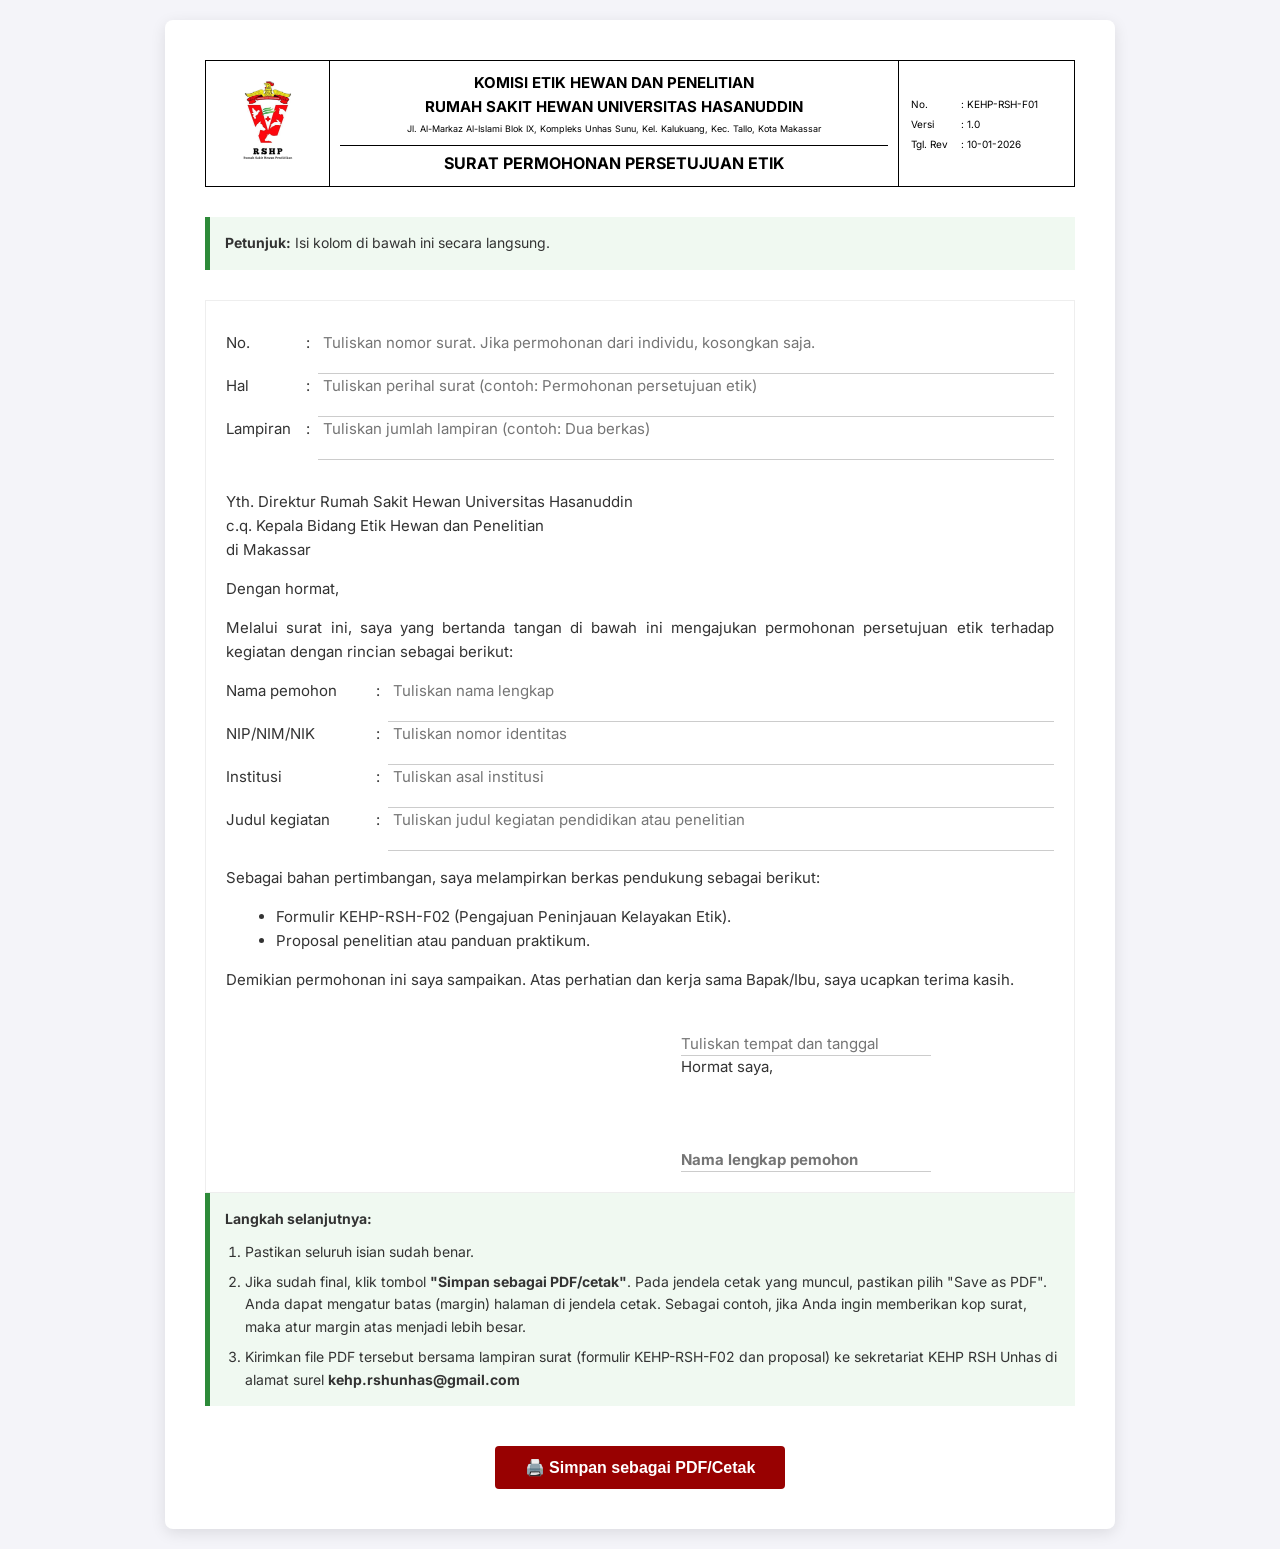
<file: kehp-rsh-f01.html>
<!DOCTYPE html>
<html lang="id">
<head>
    <meta charset="UTF-8">
    <meta name="viewport" content="width=device-width, initial-scale=1.0">
    <title>F01. Surat Permohonan Persetujuan Etik</title>
    <link href="https://fonts.googleapis.com/css2?family=Inter:wght@400;600;700&display=swap" rel="stylesheet">
    <style>
        :root {
            --unhas-red: #980101;
            --bg-light: #f4f4f9;
            --text-dark: #333;
            --border-color: #000;
        }

        * { box-sizing: border-box; }
        body {
            font-family: 'Inter', sans-serif;
            background-color: var(--bg-light);
            color: var(--text-dark);
            line-height: 1.6;
            margin: 0;
            padding: 20px;
        }

        .container {
            max-width: 950px;
            margin: 0 auto;
            background: white;
            padding: 40px;
            border-radius: 8px;
            box-shadow: 0 4px 15px rgba(0,0,0,0.1);
        }

        header {
            text-align: center;
            margin-bottom: 30px;
        }

        .header-table {
            width: 100%;
            border-collapse: collapse;
            margin-bottom: 20px;
            table-layout: fixed;
            color: #000;
        }

        .header-table td {
            border: 1px solid #000;
            padding: 10px;
            vertical-align: middle;
        }

        .header-logo { width: 12%; text-align: center; }
        .header-title { width: 55%; text-align: center; }
        .header-title h1 { font-size: 15px; margin: 0; text-transform: uppercase; color: #000; }
        .header-title p { font-size: 9px; margin: 5px 0 0 0; line-height: 1.2; }
        .header-meta { width: 17%; font-size: 10px; text-align: left; }
        .header-meta table { width: 100%; border: none; }
        .header-meta td {
            border: none;
            padding: 1px 0;
            text-align: left !important;
            color: #000;
        }

        .instruction-box {
            background: #f0f9f1;
            border-left: 5px solid #2d8a39;
            padding: 15px;
            margin-bottom: 30px;
            font-size: 14px;
        }

        .form-content {
            font-size: 15px;
            text-align: justify;
            padding: 20px;
            border: 1px solid #eee;
        }

        /* Styling Input */
        .fillable-list {
            list-style: none;
            padding: 0;
            margin: 10px 0;
        }

        .fillable-list li {
            margin-bottom: 0px;
            display: flex;
            align-items: flex-start;
        }

        .fillable-list .label-text {
			min-width: 150px;
			display: inline-block;
			font-weight: normal;
		}
		
		.fillable-list .label-short {
			min-width: 80px; /* Anda bisa mengecilkan angka ini jika ingin lebih rapat lagi */
			display: inline-block;
			font-weight: normal;
		}

        input[type="text"], textarea {
            flex: 1;
            border: none;
            border-bottom: 1px solid #ccc;
            padding: 2px 5px;
            font-family: inherit;
            font-size: 15px;
            background: transparent;
            outline: none;
        }

        input[type="text"]:focus, textarea:focus {
            border-bottom: 1px solid var(--unhas-red);
            background-color: #fffde7;
        }

        textarea {
            resize: none;
            overflow: hidden;
            min-height: 1.6em;
        }

        .print-mirror {
            display: none;
            white-space: pre-wrap;
            word-wrap: break-word;
        }

        .signature-area {
            margin-top: 40px;
            display: flex;
            justify-content: flex-start;
			padding-left: 55%;
        }

        .signature-box {
            width: 250px;
        }
		
		.signature-box p {
			margin: 0;
			padding-left: 0;
			line-height: 1.5;
		}
		
		.signature-box input, 
		.signature-box textarea {
			padding-left: 0 !important;
		}

        .btn-print {
            background: var(--unhas-red);
            color: white;
            padding: 12px 30px;
            border: none;
            border-radius: 4px;
            cursor: pointer;
            font-weight: bold;
            display: block;
            margin: 40px auto 0;
            font-size: 16px;
        }
		
		.instruction-box ol {
			margin-bottom: 0;
		}

		.instruction-box li {
			margin-bottom: 8px; /* Memberikan sedikit ruang antar poin agar tidak terlalu rapat */
		}

		.instruction-box li:last-child {
			margin-bottom: 0;
		}

        @media print {
			header { display: none !important; }
			body { background: white; padding: 0; }
			.container { box-shadow: none; padding: 0; width: 100%; max-width: 100%; }
			.btn-print, .instruction-box { display: none !important; }
			.form-content { border: none; padding: 0; }
			input[type="text"] { border: none; }
			textarea { display: none !important; }
			.print-mirror { display: inline-block !important; border-bottom: none; flex: 1; }
		}
    </style>
</head>
<body>

<div class="container">
    <header>
        <table class="header-table">
            <tr>
                <td class="header-logo">
                    <img src="img/logo-rsh.png" alt="Logo RSH Unhas" style="width: 50px;">
                </td>
                <td class="header-title">
                    <h1>KOMISI ETIK HEWAN DAN PENELITIAN<br>RUMAH SAKIT HEWAN UNIVERSITAS HASANUDDIN</h1>
                    <p>Jl. Al-Markaz Al-Islami Blok IX, Kompleks Unhas Sunu, Kel. Kalukuang, Kec. Tallo, Kota Makassar</p>
                    <div style="margin-top: 10px; font-weight: bold; border-top: 1px solid #000; padding-top: 5px;">
                        SURAT PERMOHONAN PERSETUJUAN ETIK
                    </div>
                </td>
                <td class="header-meta">
                    <table>
                        <tr>
                            <td>No.</td>
                            <td>: KEHP-RSH-F01</td>
                        </tr>
                        <tr>
                            <td>Versi</td>
                            <td>: 1.0</td>
                        </tr>
                        <tr>
                            <td>Tgl. Rev</td>
                            <td>: 10-01-2026</td>
                        </tr>
                    </table>
                </td>
            </tr>
        </table>
    </header>

    <div class="instruction-box">
        <strong>Petunjuk:</strong> Isi kolom di bawah ini secara langsung.
    </div>

    <form id="requestForm" class="form-content">
        
		<ul class="fillable-list" style="margin-bottom: 30px;">
			<li>
				<span class="label-short">No.</span>
				<span>: &nbsp;</span>
				<textarea id="no_surat" placeholder="Tuliskan nomor surat. Jika permohonan dari individu, kosongkan saja."></textarea>
				<div id="mirror_no_surat" class="print-mirror"></div>
			</li>
			<li>
				<span class="label-short">Hal</span>
				<span>: &nbsp;</span>
				<textarea id="hal" placeholder="Tuliskan perihal surat (contoh: Permohonan persetujuan etik)"></textarea>
				<div id="mirror_hal" class="print-mirror"></div>
			</li>
			<li>
				<span class="label-short">Lampiran</span>
				<span>: &nbsp;</span>
				<textarea id="lampiran" placeholder="Tuliskan jumlah lampiran (contoh: Dua berkas)"></textarea>
				<div id="mirror_lampiran" class="print-mirror"></div>
			</li>
		</ul>
		
		<p>Yth. Direktur Rumah Sakit Hewan Universitas Hasanuddin<br>
        c.q. Kepala Bidang Etik Hewan dan Penelitian<br>
        di Makassar</p>

        <p>Dengan hormat,</p>

        <p>Melalui surat ini, saya yang bertanda tangan di bawah ini mengajukan permohonan persetujuan etik terhadap kegiatan dengan rincian sebagai berikut:</p>

        <ul class="fillable-list">
			<li>
				<span class="label-text">Nama pemohon</span>
				<span>: &nbsp;</span>
				<textarea id="nama" placeholder="Tuliskan nama lengkap"></textarea>
				<div id="mirror_nama" class="print-mirror"></div>
			</li>
			<li>
				<span class="label-text">NIP/NIM/NIK</span>
				<span>: &nbsp;</span>
				<textarea id="id_number" placeholder="Tuliskan nomor identitas"></textarea>
				<div id="mirror_id_number" class="print-mirror"></div>
			</li>
			<li>
				<span class="label-text">Institusi</span>
				<span>: &nbsp;</span>
				<textarea id="institusi" placeholder="Tuliskan asal institusi"></textarea>
				<div id="mirror_institusi" class="print-mirror"></div>
			</li>
			<li>
				<span class="label-text">Judul kegiatan</span>
				<span>: &nbsp;</span>
				<textarea id="judul" placeholder="Tuliskan judul kegiatan pendidikan atau penelitian"></textarea>
				<div id="mirror_judul" class="print-mirror"></div>
			</li>
		</ul>

        <p>Sebagai bahan pertimbangan, saya melampirkan berkas pendukung sebagai berikut:</p>
        
        <ul style="list-style-type: disc; margin-left: 10px;">
            <li>Formulir KEHP-RSH-F02 (Pengajuan Peninjauan Kelayakan Etik).</li>
            <li>Proposal penelitian atau panduan praktikum.</li>
        </ul>

        <p>Demikian permohonan ini saya sampaikan. Atas perhatian dan kerja sama Bapak/Ibu, saya ucapkan terima kasih.</p>

        <div class="signature-area">
            <div class="signature-box">
                <p><input type="text" id="tgl_skrg" style="width: 100%;" placeholder="Tuliskan tempat dan tanggal"></p>
                <p>Hormat saya,</p>
                <div style="height: 70px;"></div>
                <input type="text" id="nama_bawah" style="width: 100%; font-weight: bold;" placeholder="Nama lengkap pemohon">
            </div>
        </div>
    </form>

    <div class="instruction-box">
			<strong>Langkah selanjutnya:</strong>
			<ol style="margin-top: 10px; padding-left: 20px;">
				<li>Pastikan seluruh isian sudah benar.</li>
				<li>Jika sudah final, klik tombol <b>"Simpan sebagai PDF/cetak"</b>. Pada jendela cetak yang muncul, pastikan pilih "Save as PDF". Anda dapat mengatur batas (margin) halaman di jendela cetak. Sebagai contoh, jika Anda ingin memberikan kop surat, maka atur margin atas menjadi lebih besar.</li>
				<li>Kirimkan file PDF tersebut bersama lampiran surat (formulir KEHP-RSH-F02 dan proposal) ke sekretariat KEHP RSH Unhas di alamat surel <b>kehp.rshunhas@gmail.com</b></li>
			</ol>
		</div>
	
	<button type="button" class="btn-print" onclick="window.print()">🖨️ Simpan sebagai PDF/Cetak</button>
</div>

<script>
    // Menangani semua textarea agar otomatis melebar dan sinkron dengan tampilan cetak
    document.querySelectorAll('textarea').forEach(textarea => {
        textarea.addEventListener('input', function() {
            // Mengatur tinggi otomatis
            this.style.height = 'auto';
            this.style.height = (this.scrollHeight) + 'px';
            
            // Sinkronisasi teks ke elemen mirror untuk cetak
            const mirror = document.getElementById('mirror_' + this.id);
            if (mirror) {
                mirror.textContent = this.value;
            }

            // Khusus untuk sinkronisasi nama ke bagian tanda tangan bawah
            if (this.id === 'nama') {
                const inputNamaBawah = document.getElementById('nama_bawah');
                if (inputNamaBawah) inputNamaBawah.value = this.value;
            }
        });
    });
</script>

</body>
</html>
</file>
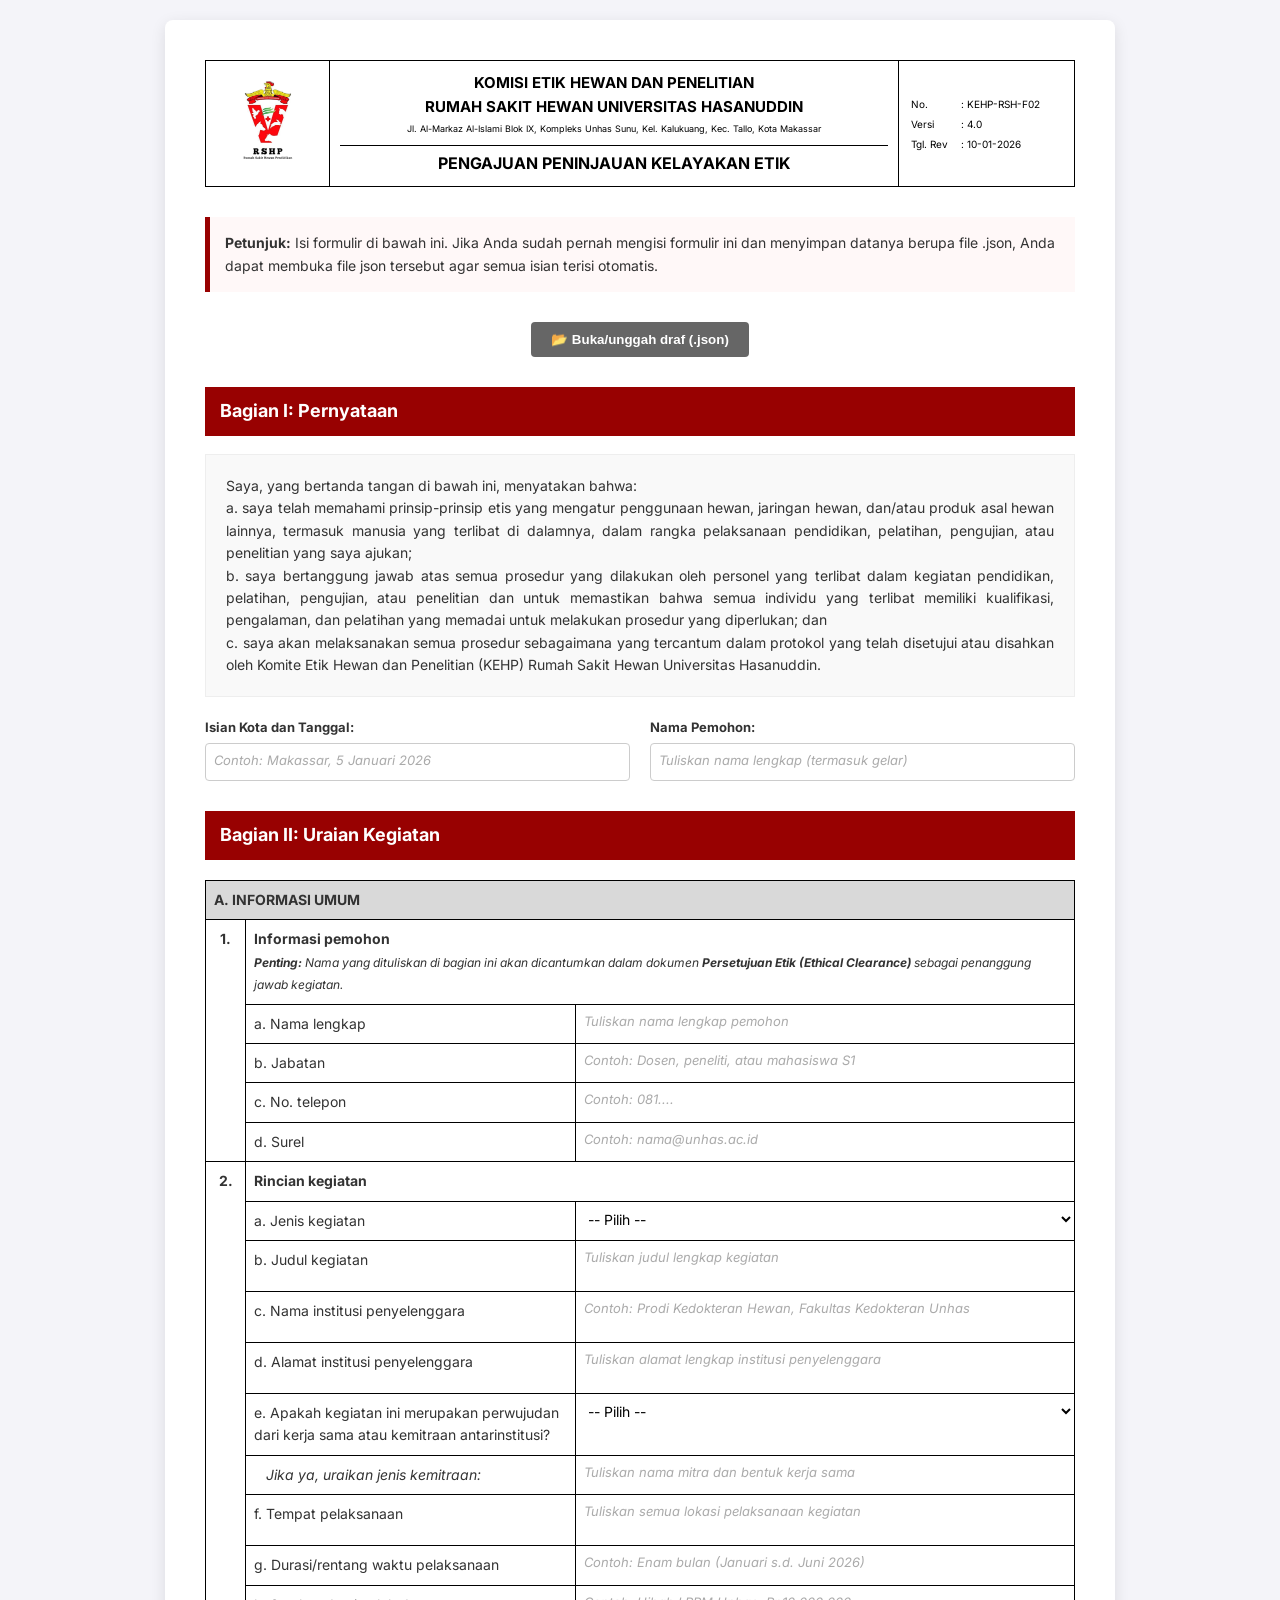
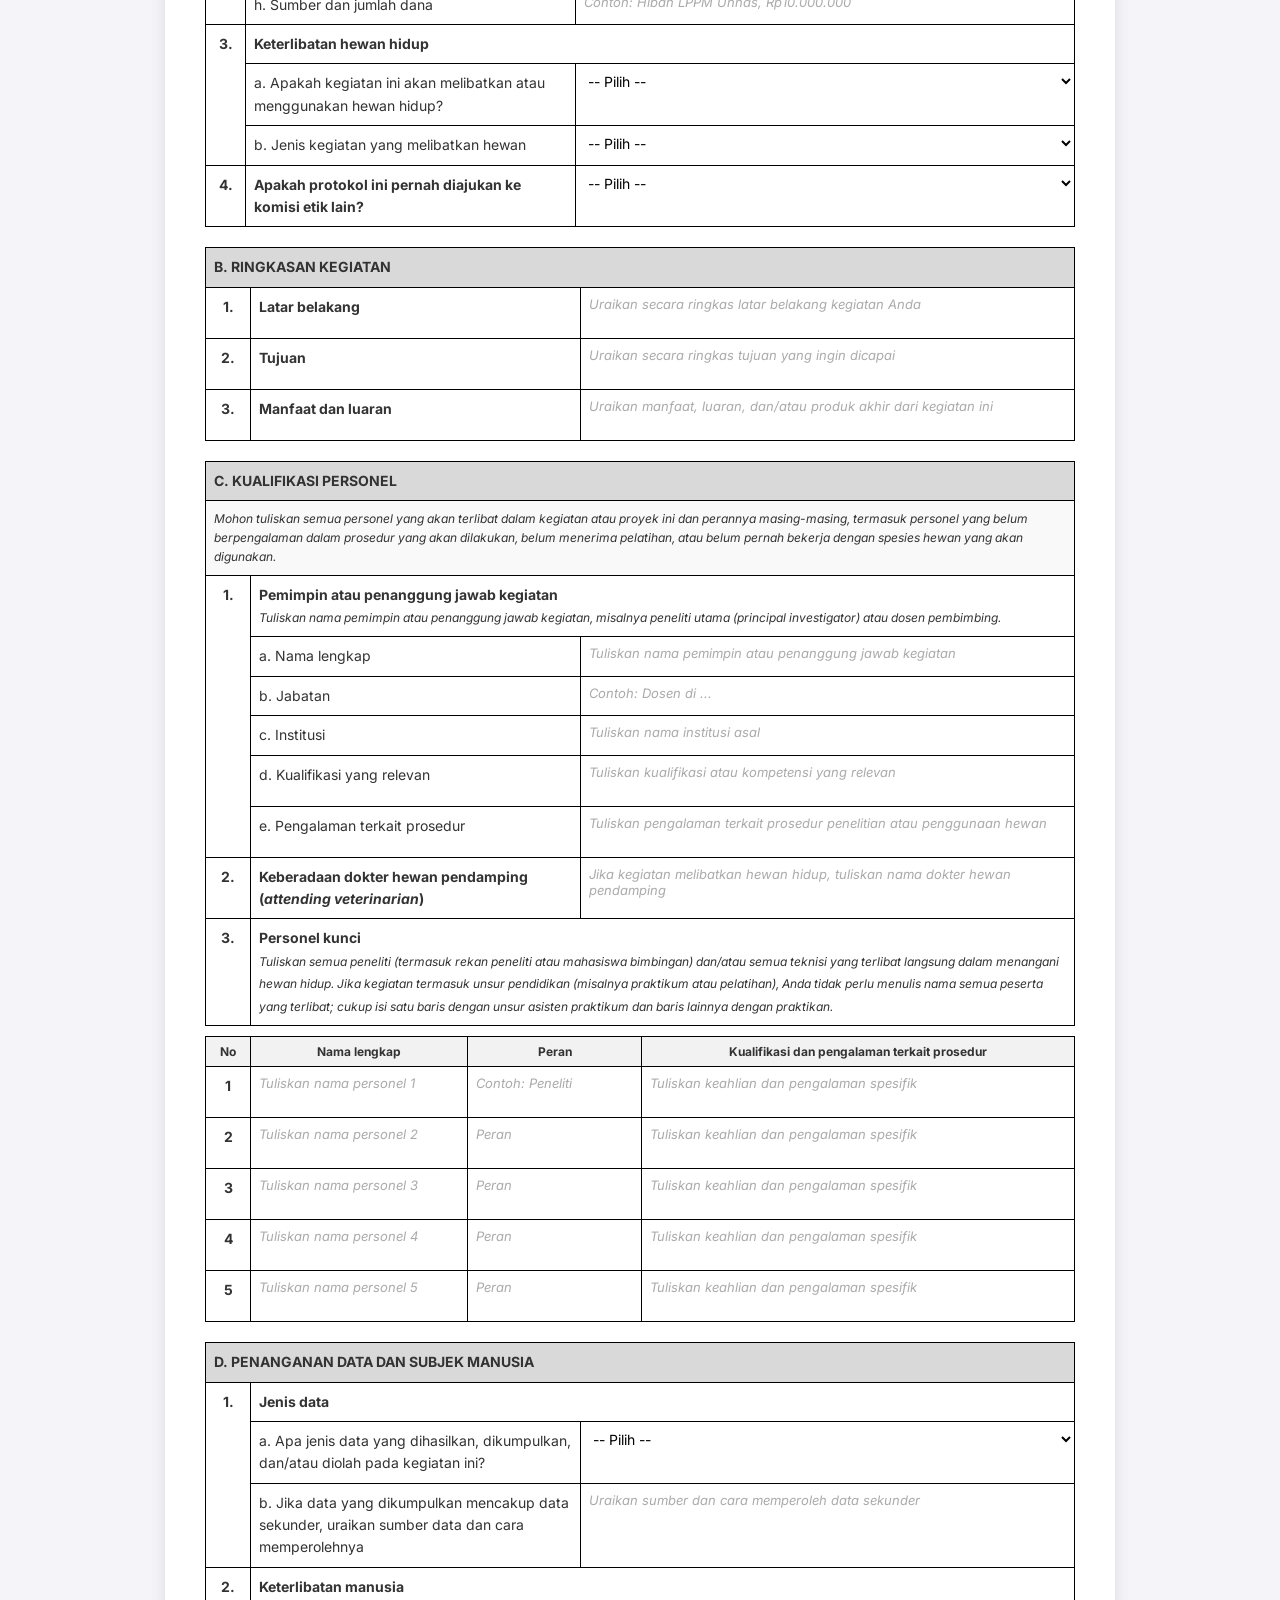
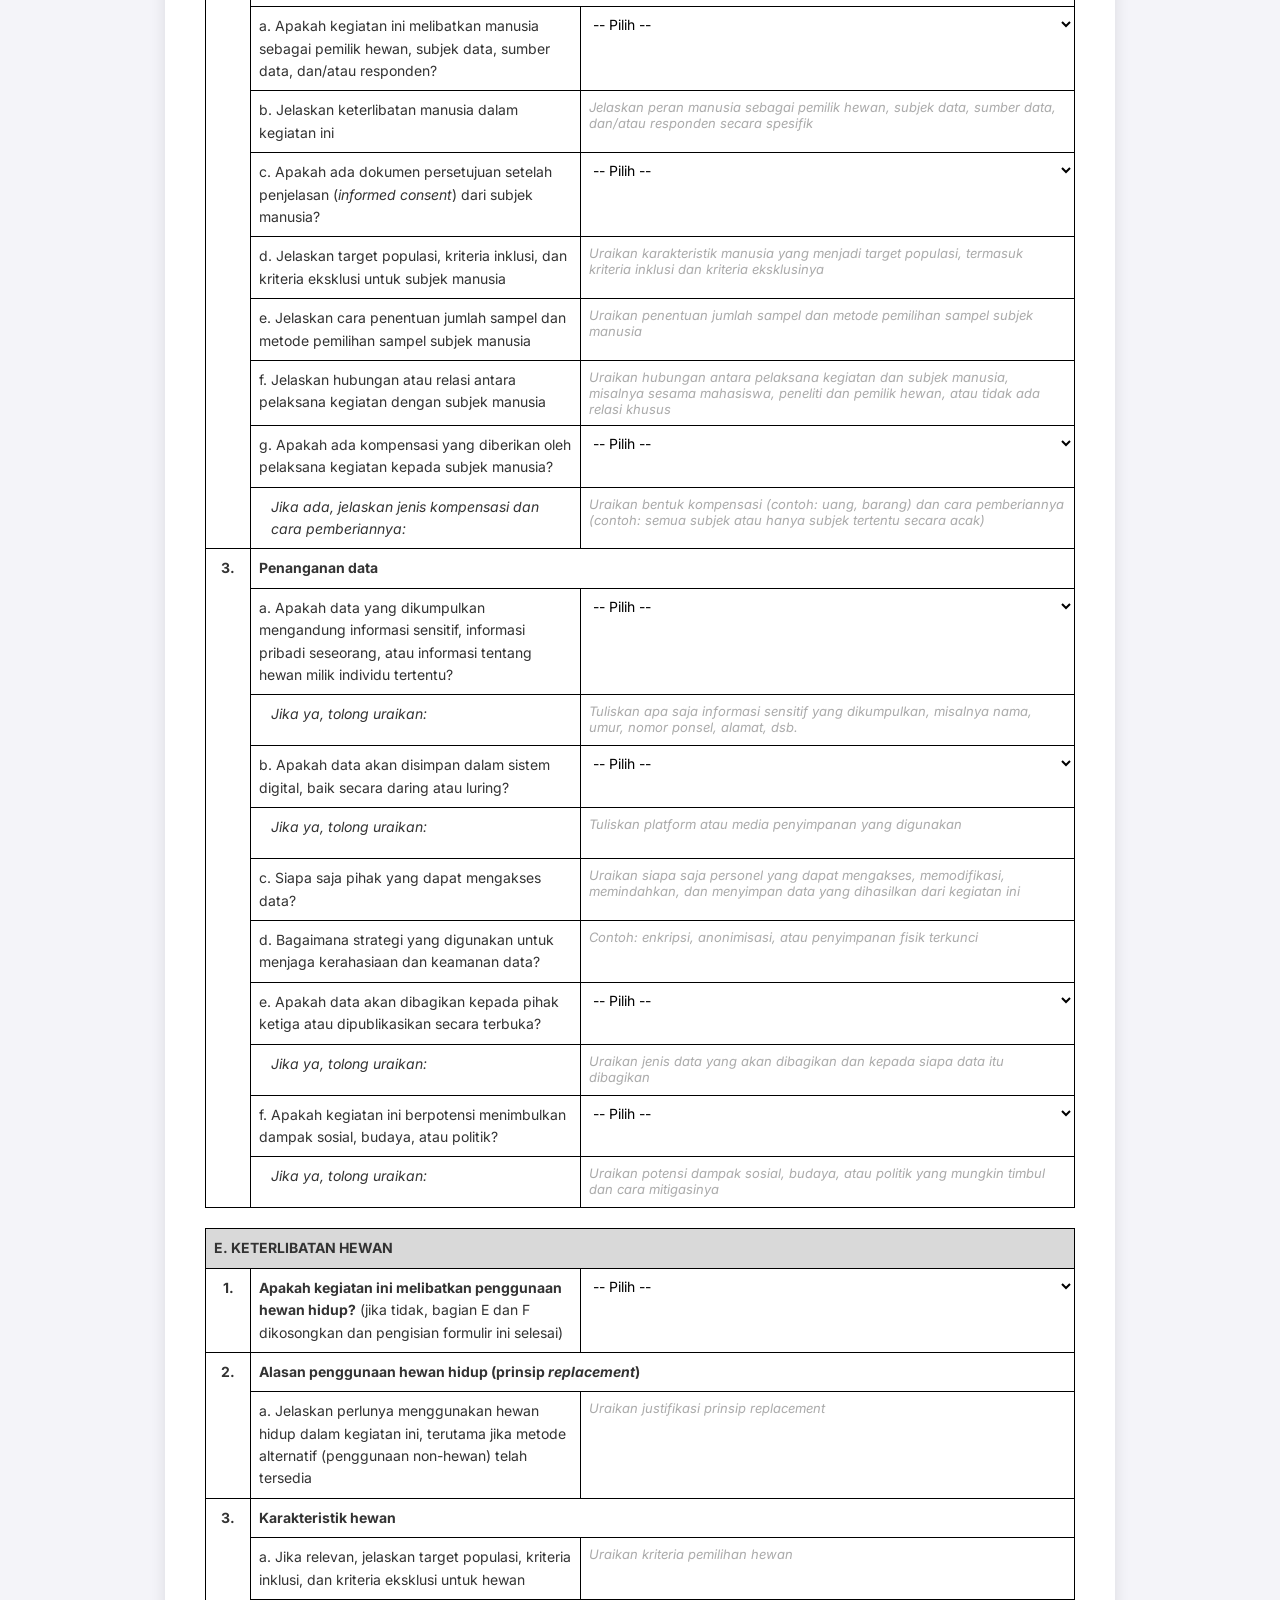
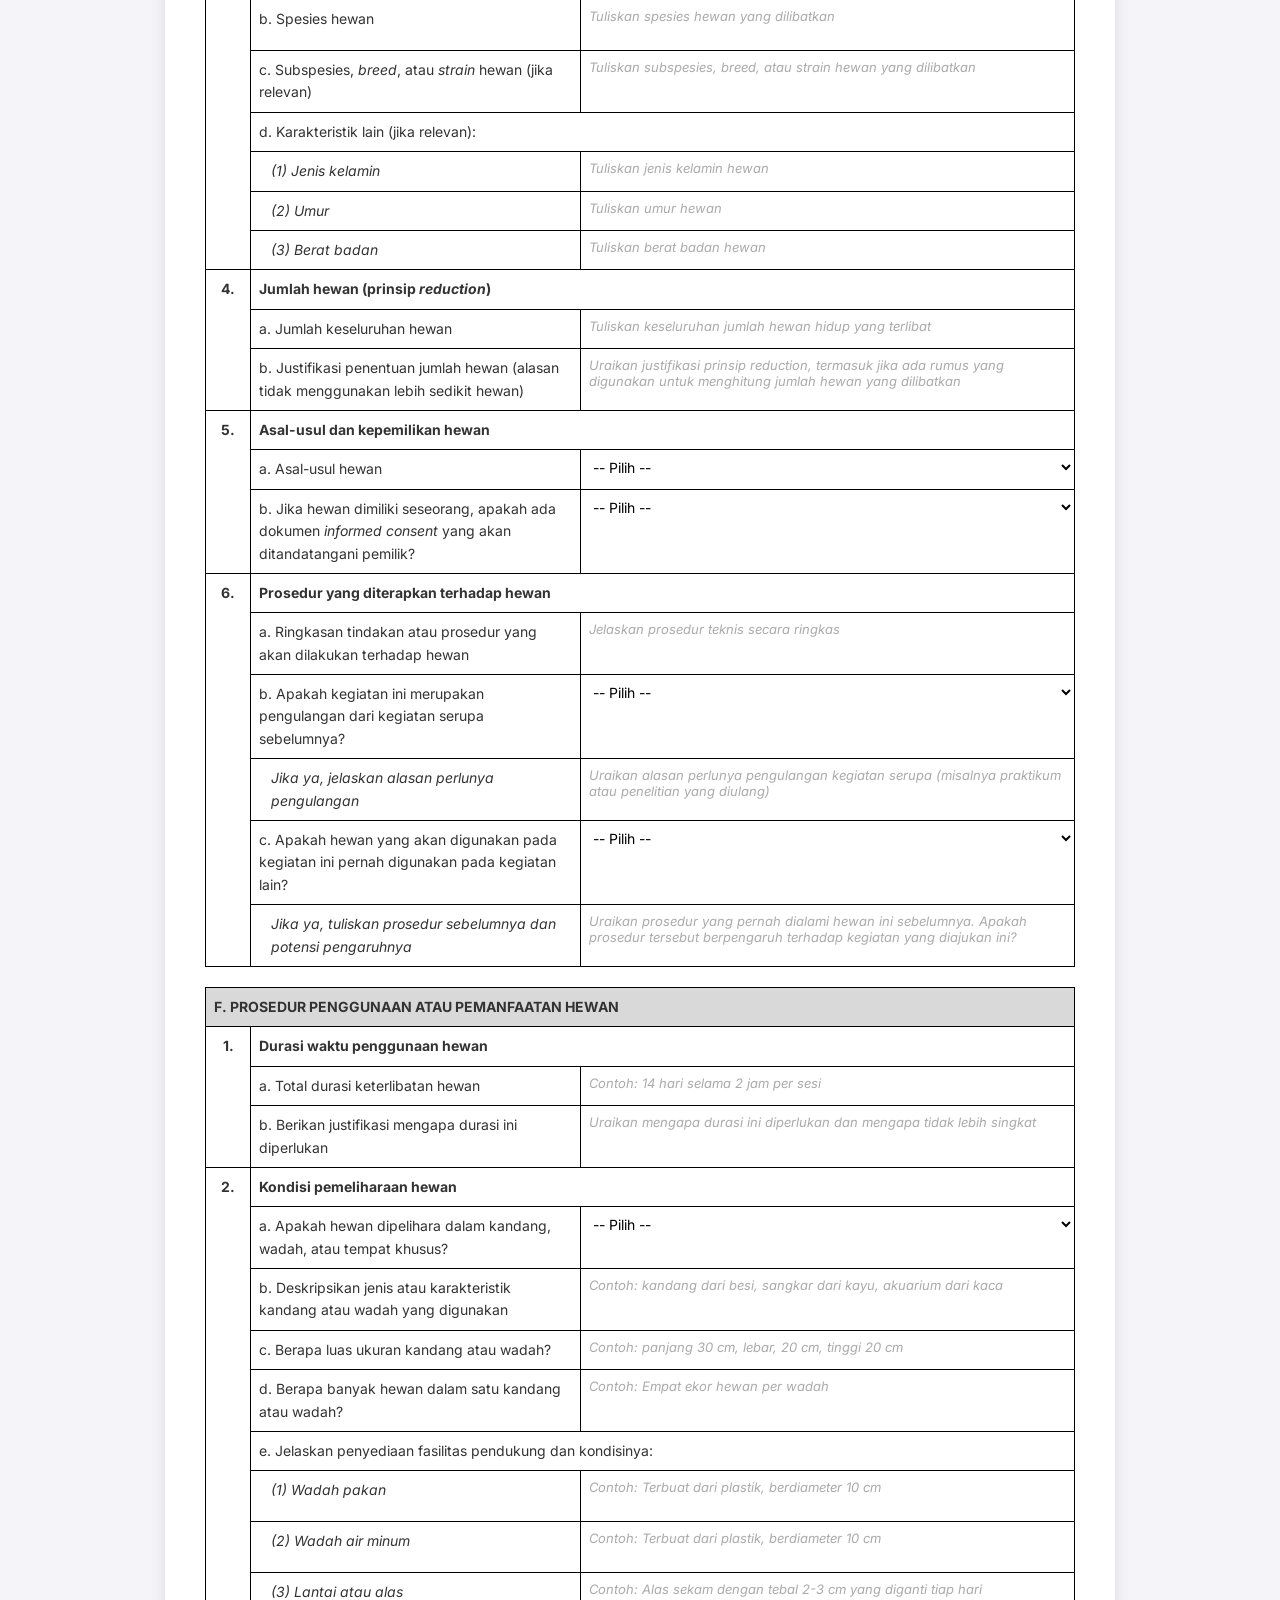
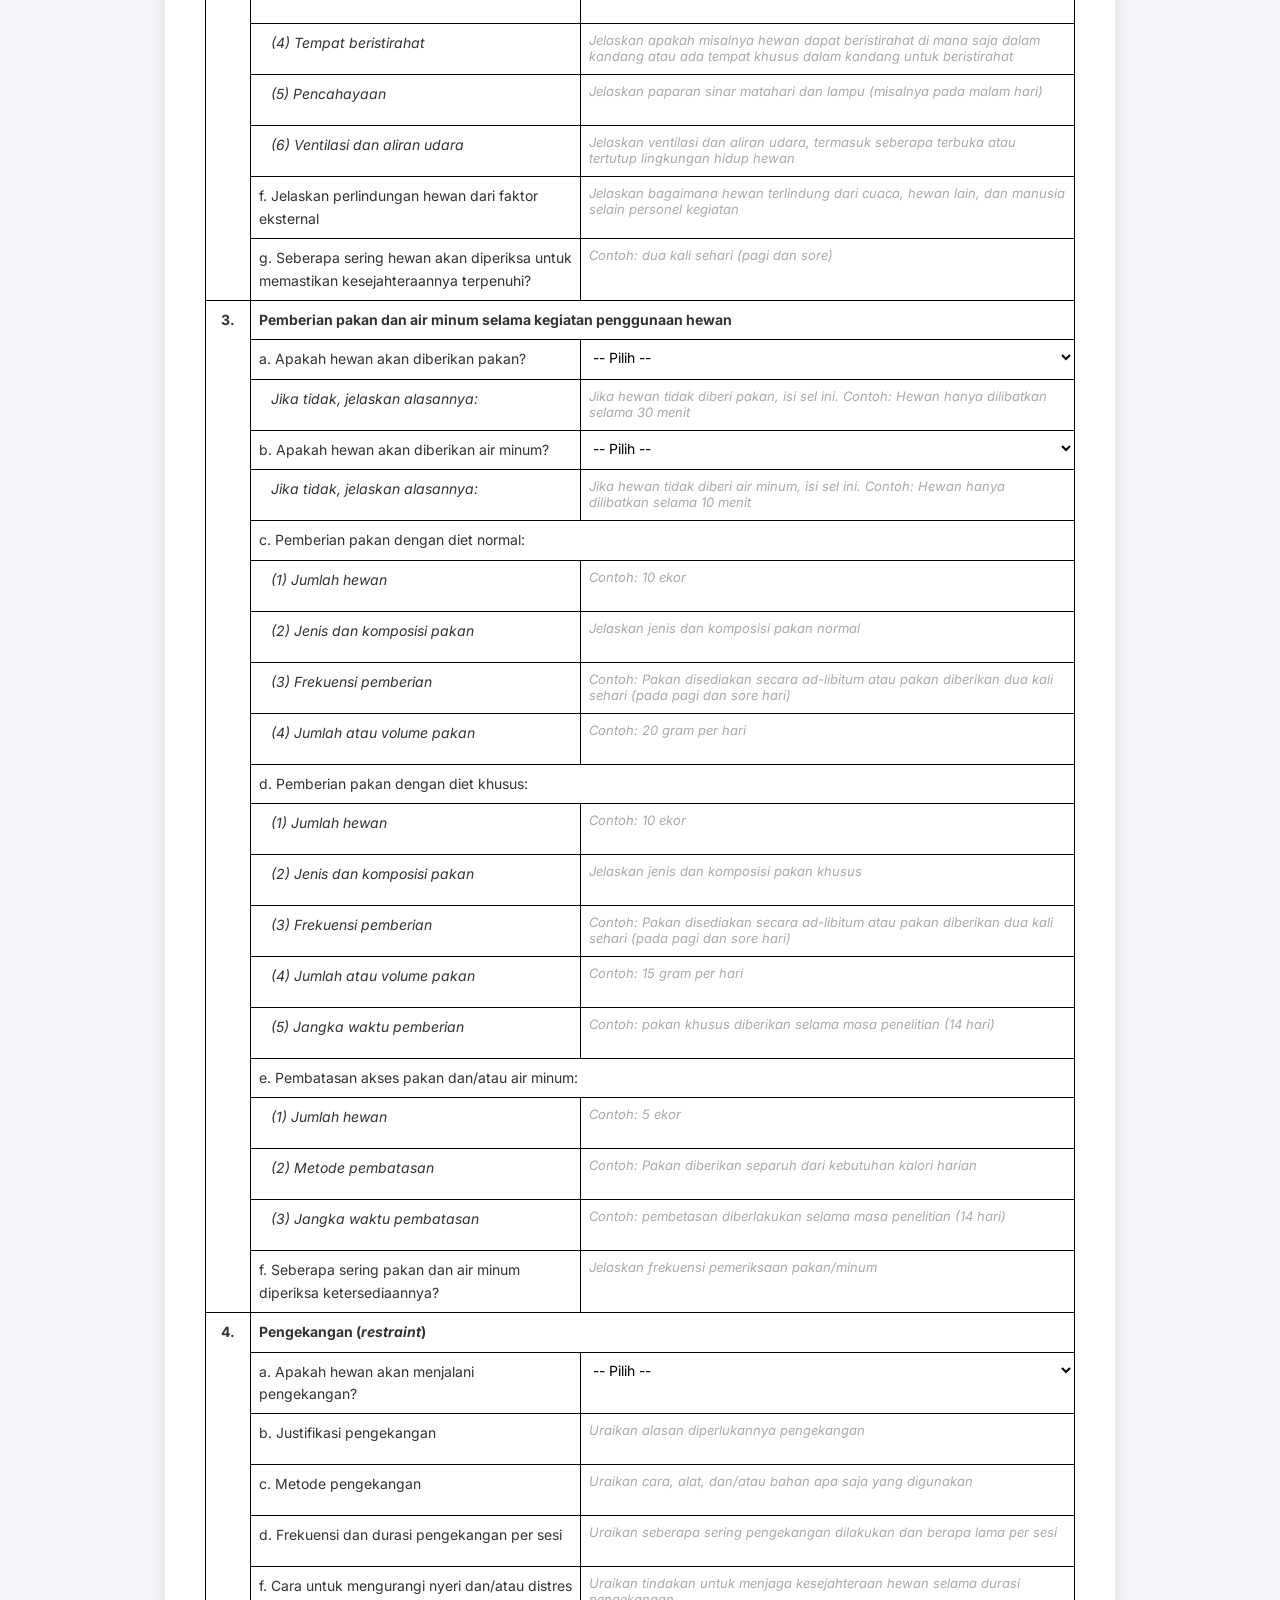
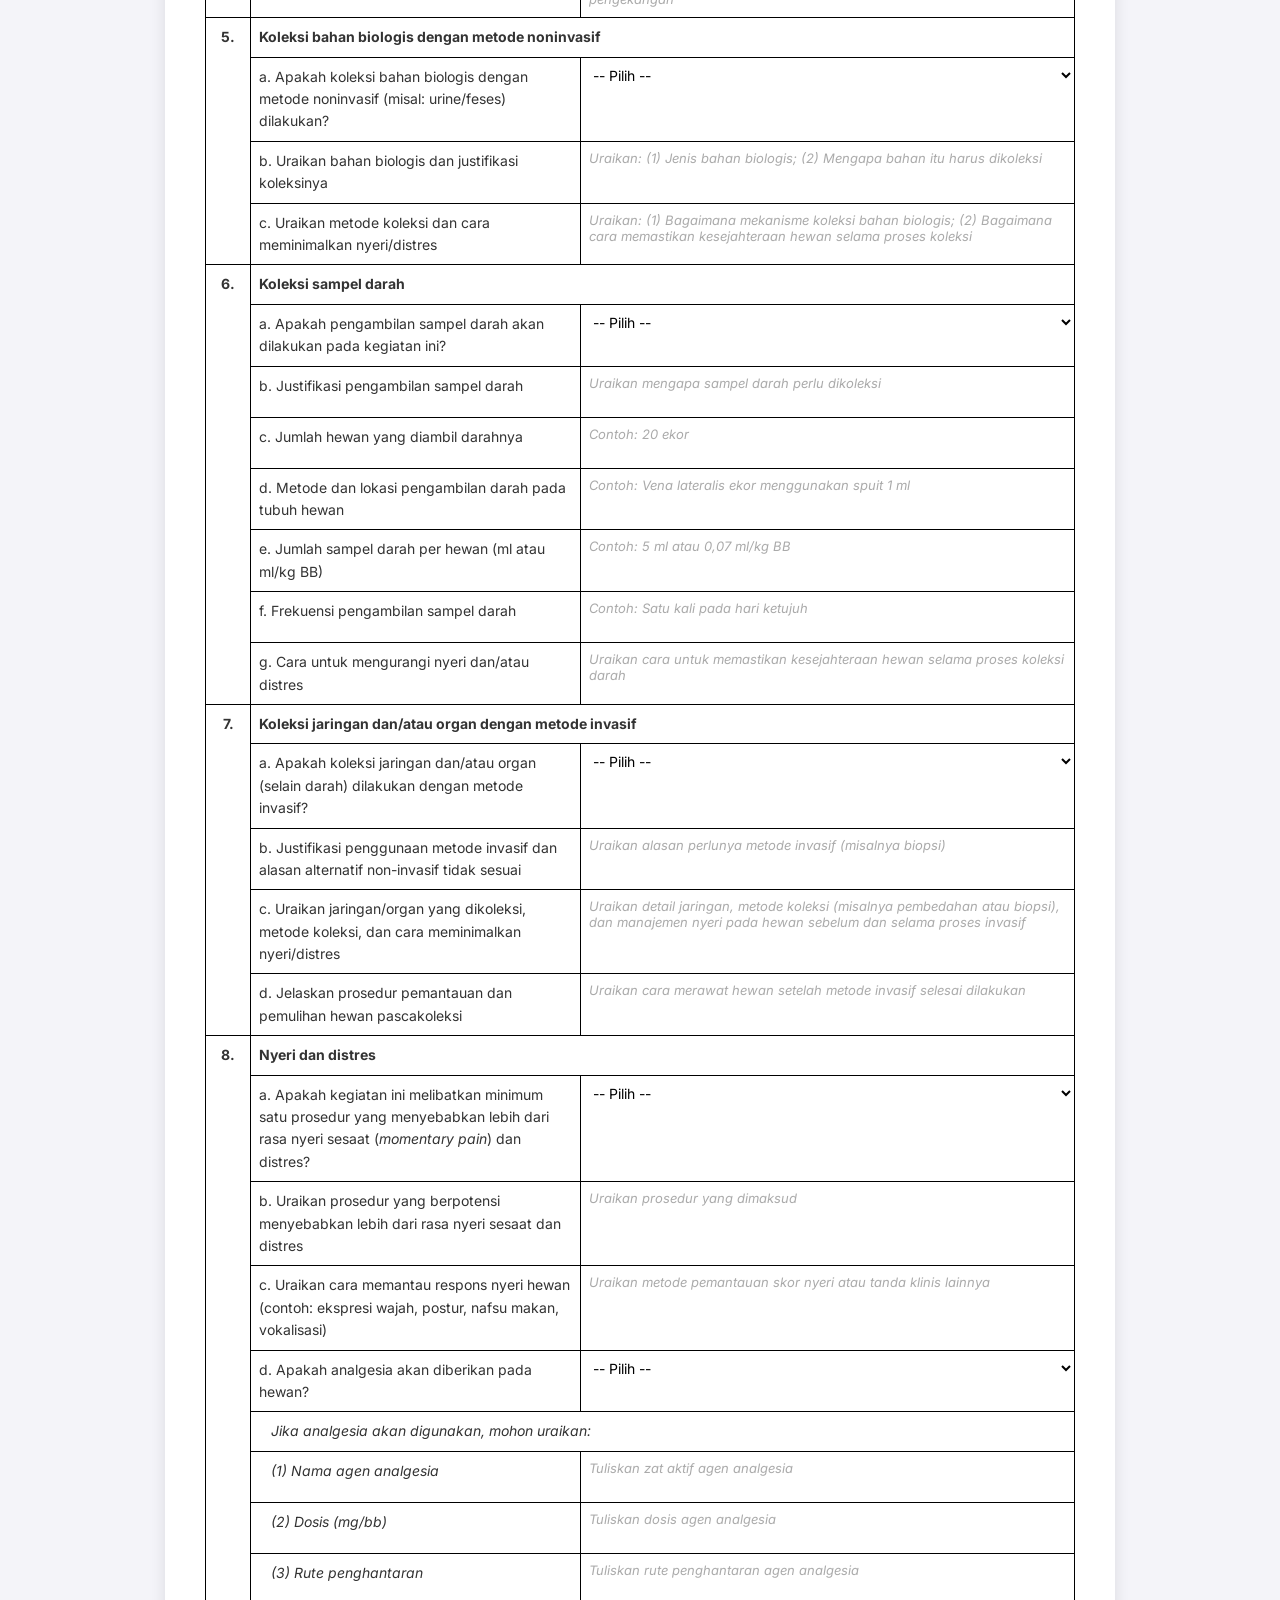
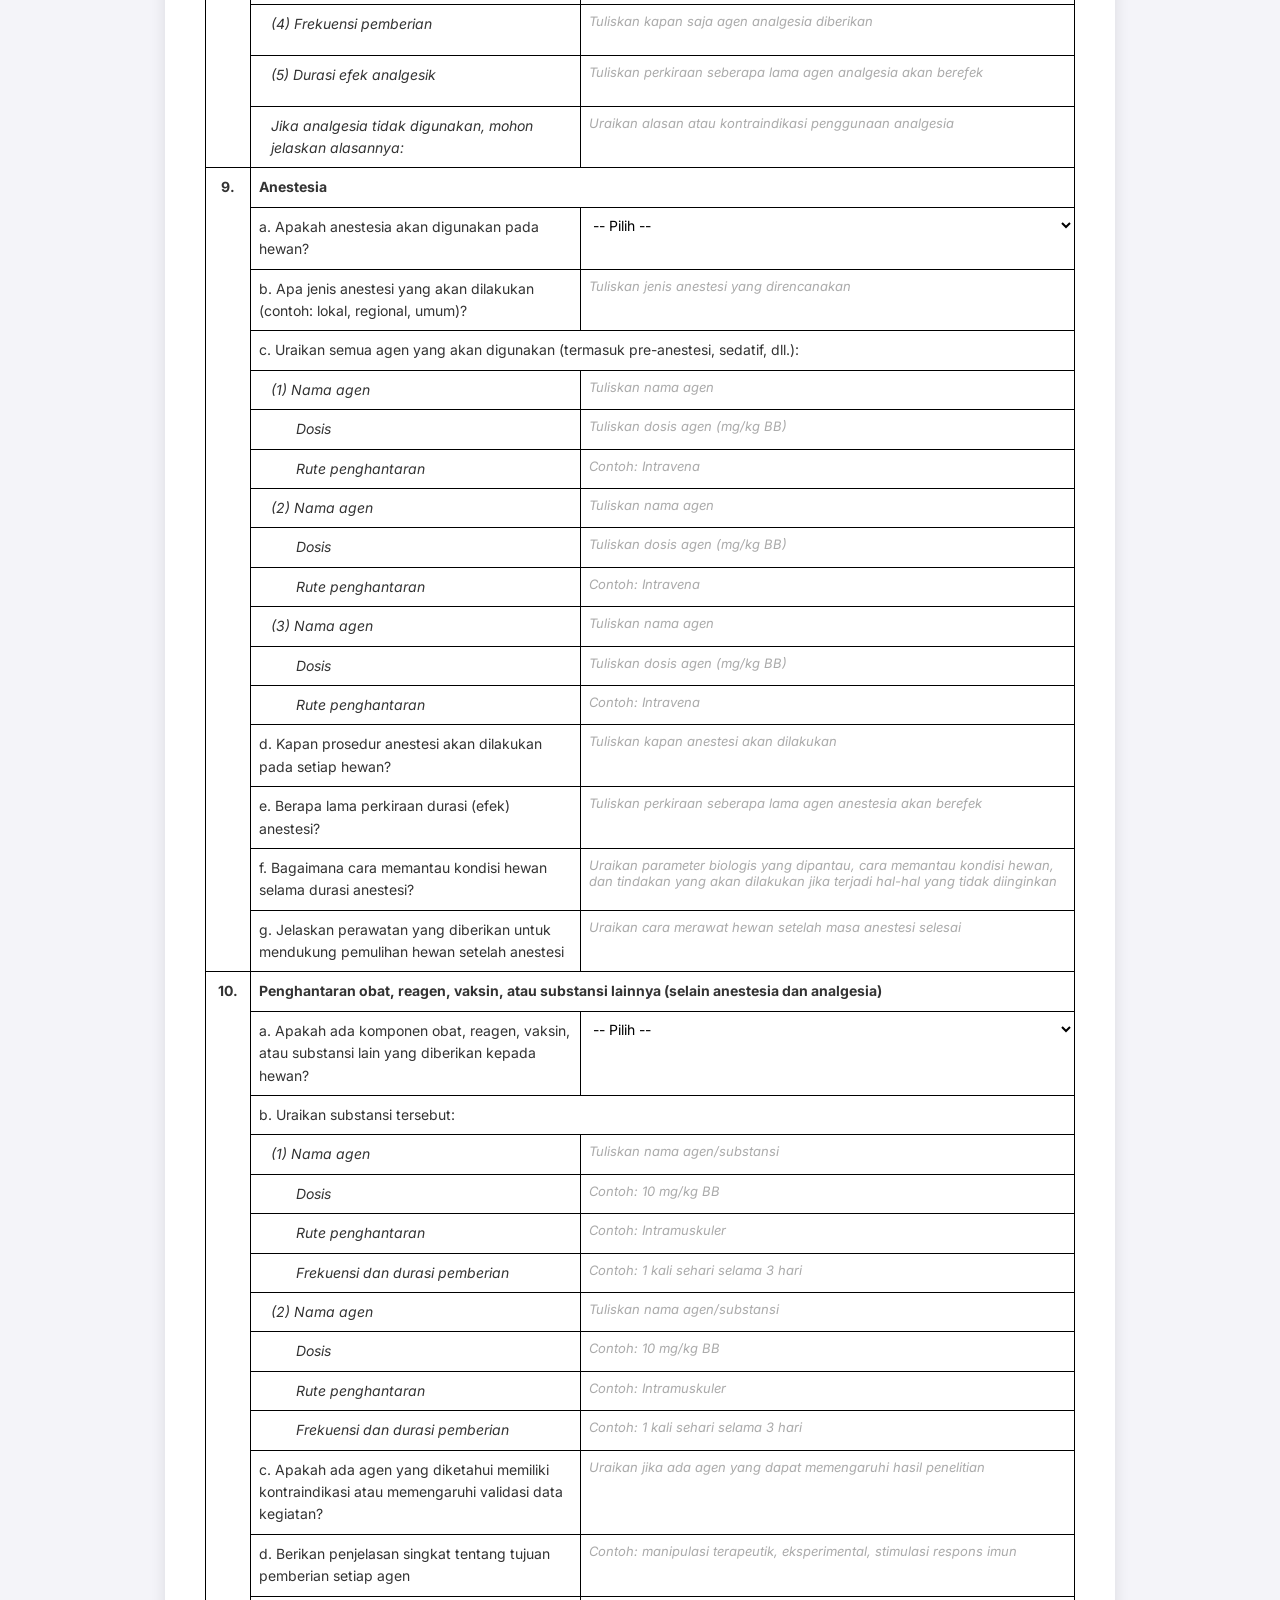
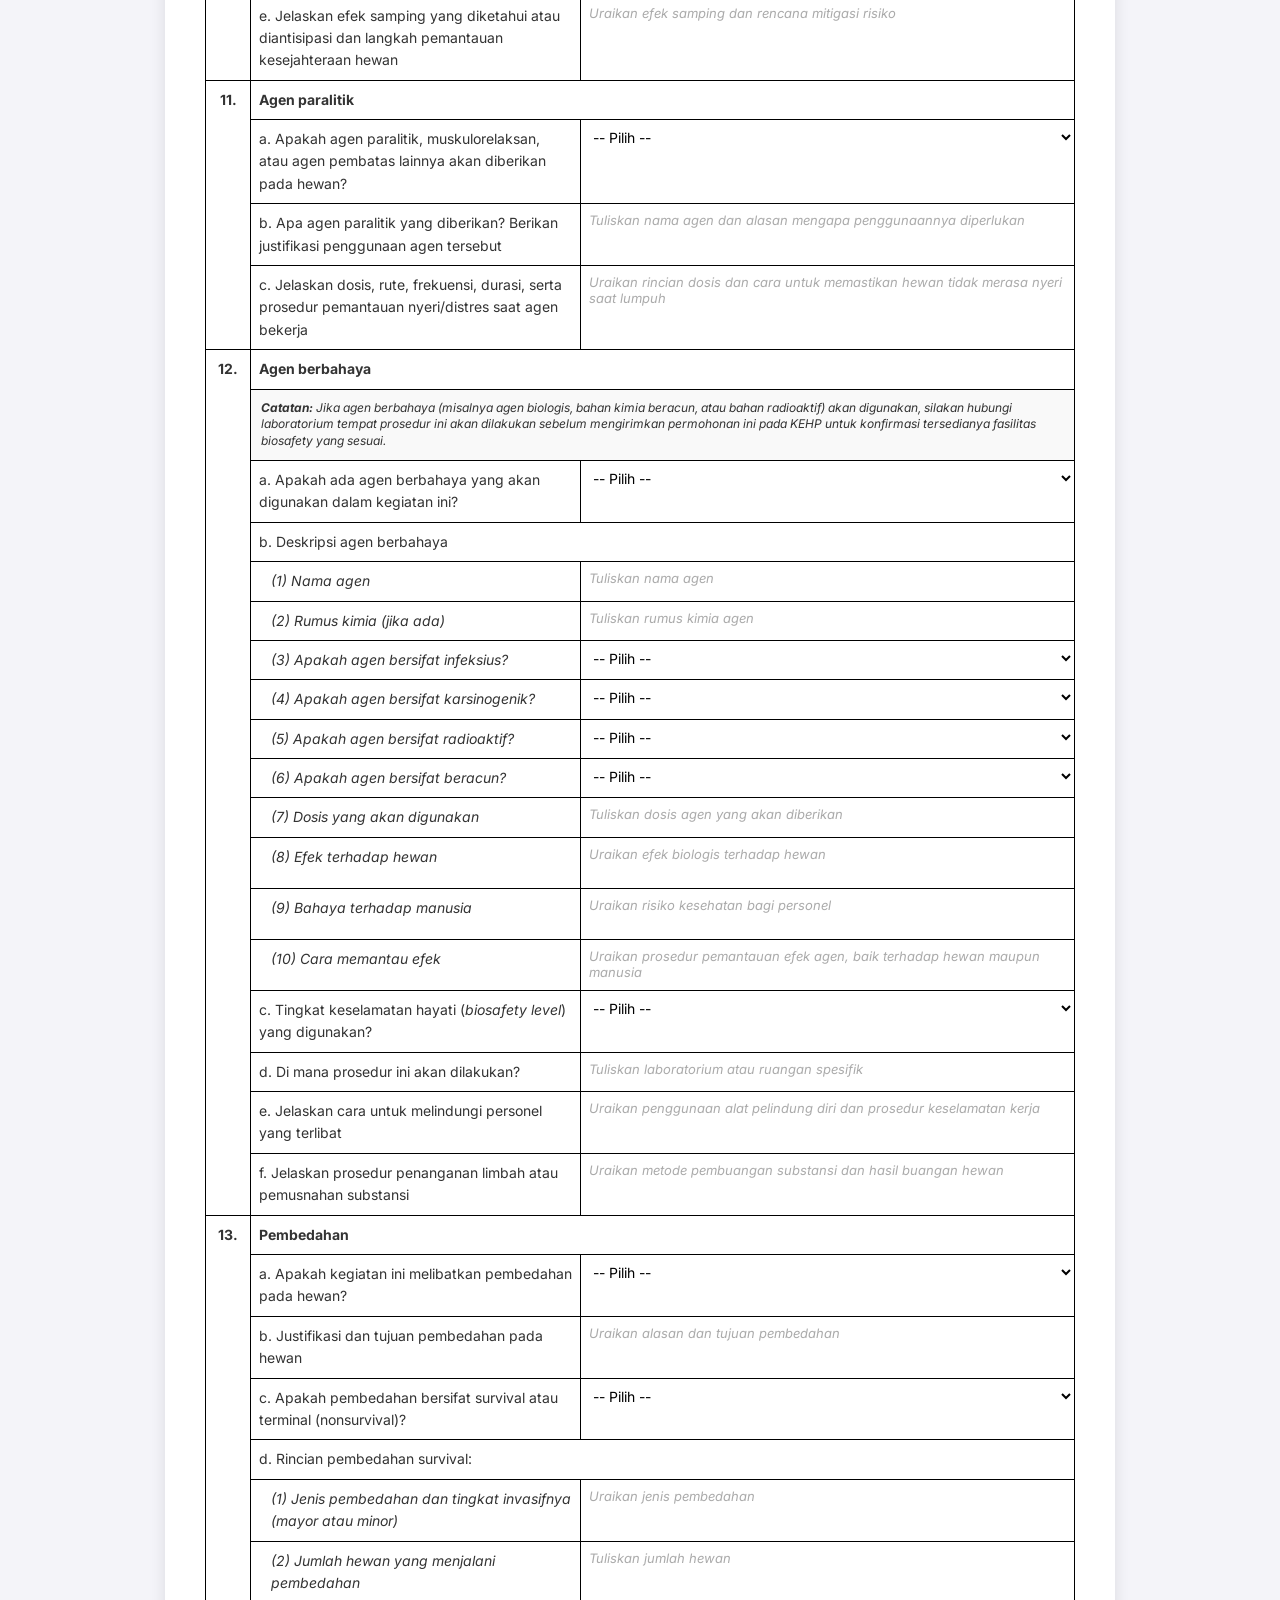
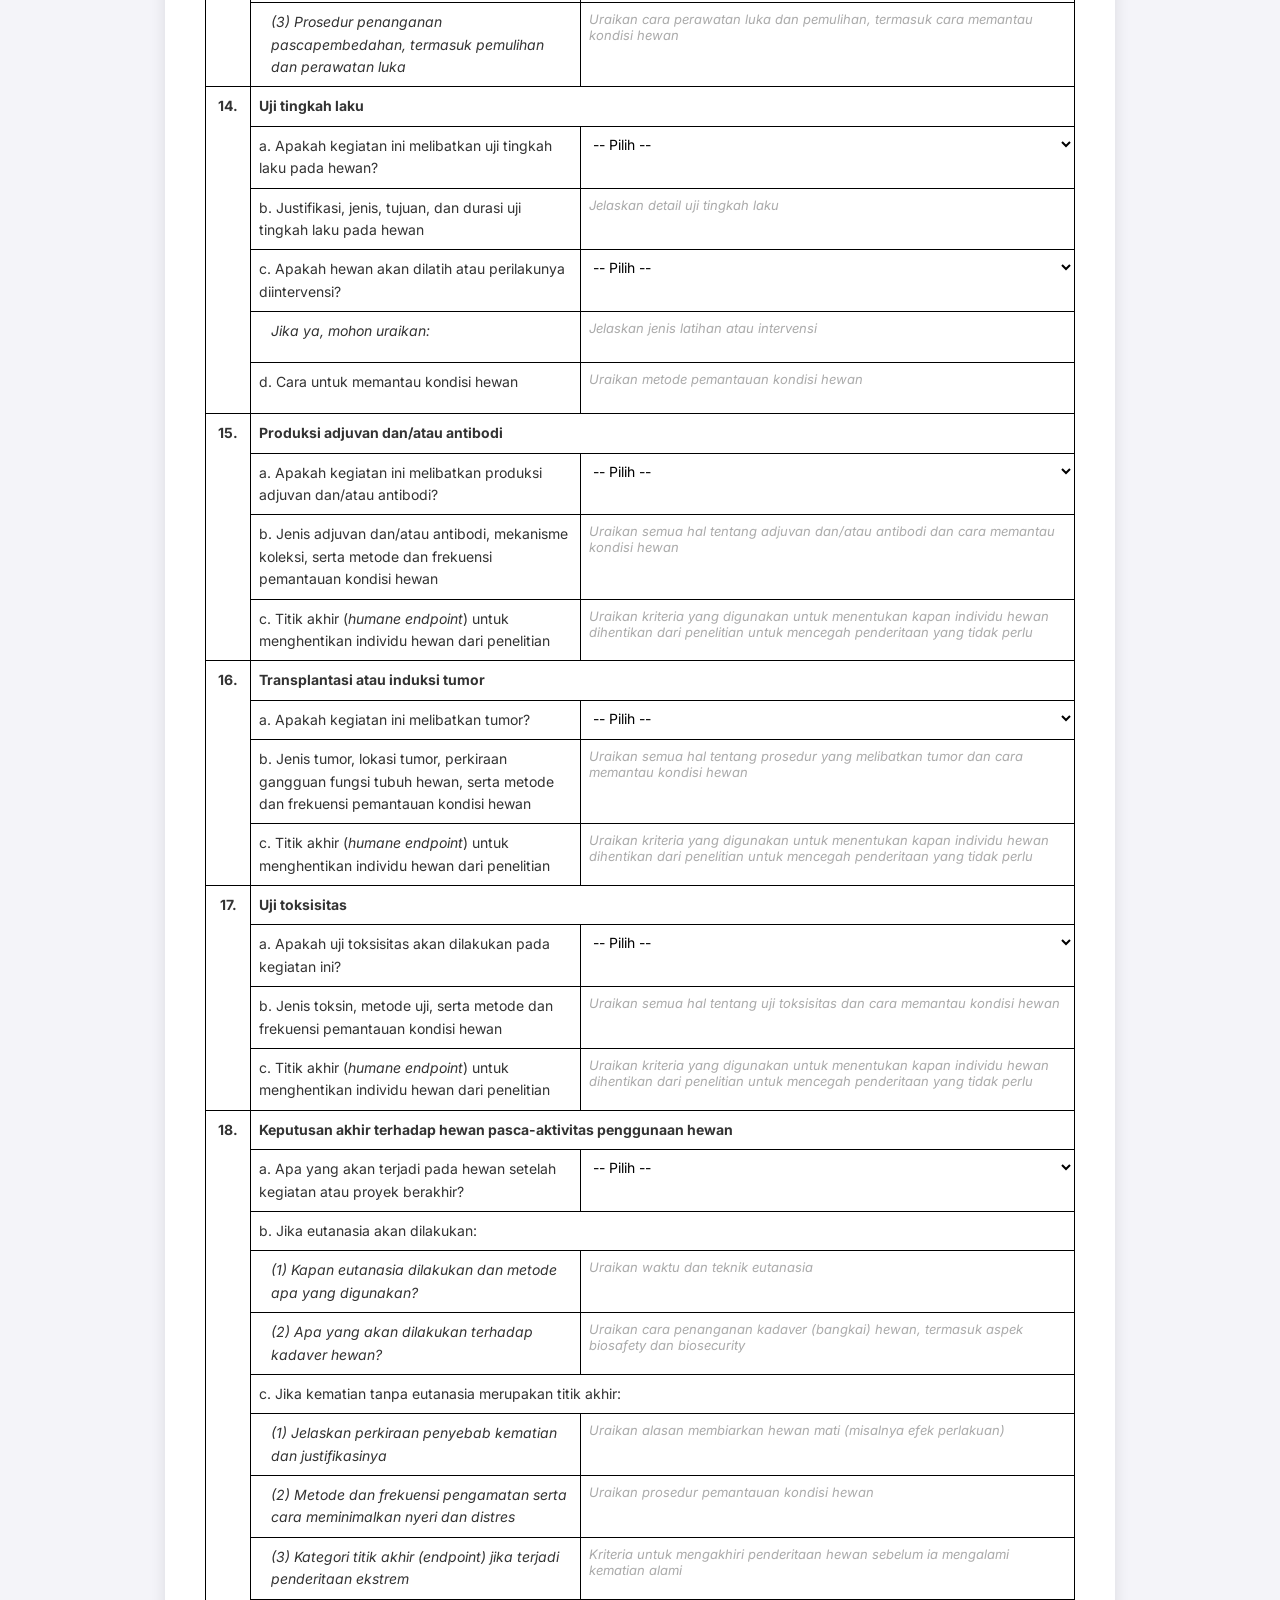
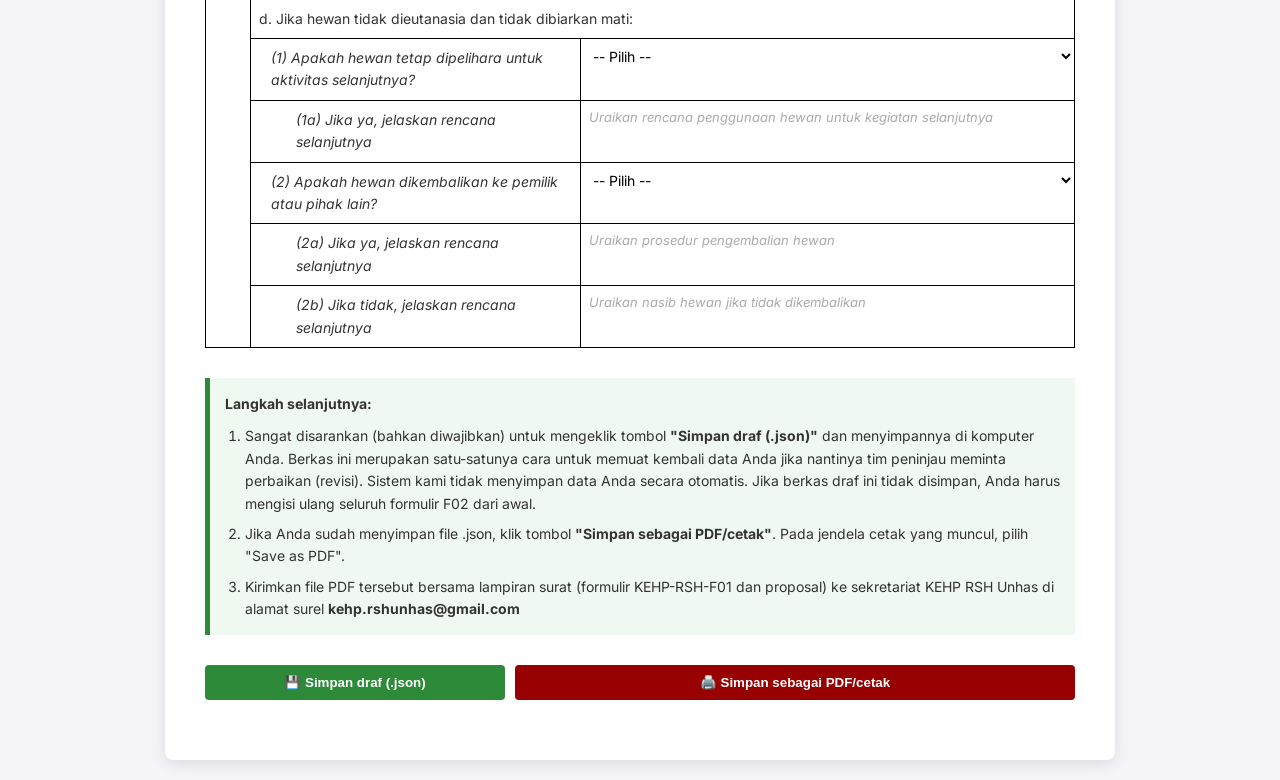
<file: kehp-rsh-f02.html>
<!DOCTYPE html>
<html lang="id">
<head>
    <meta charset="UTF-8">
    <meta name="viewport" content="width=device-width, initial-scale=1.0">
    <title>F02. Pengajuan Peninjauan Kelayakan Etik</title>
    <link href="https://fonts.googleapis.com/css2?family=Inter:wght@400;600;700&display=swap" rel="stylesheet">
    <style>
        :root {
            --unhas-red: #980101;
            --bg-light: #f4f4f9;
            --text-dark: #333;
            --border-color: #000;
        }

        * { box-sizing: border-box; }
        body {
            font-family: 'Inter', sans-serif;
            background-color: var(--bg-light);
            color: var(--text-dark);
            line-height: 1.6;
            margin: 0;
            padding: 20px;
        }

        .container {
            max-width: 950px;
            margin: 0 auto;
            background: white;
            padding: 40px;
            border-radius: 8px;
            box-shadow: 0 4px 15px rgba(0,0,0,0.1);
        }

        header {
            text-align: center;
            margin-bottom: 30px;
        }

        header h1 { color: var(--unhas-red); margin: 0; font-size: 24px; text-transform: uppercase; }
        header h2 { margin: 5px 0; font-size: 18px; font-weight: 600; }
        header p { margin: 0; font-size: 14px; }

        .instruction-box {
            background: #fff8f8;
            border-left: 5px solid var(--unhas-red);
            padding: 15px;
            margin-bottom: 30px;
            font-size: 14px;
        }

        .toolbar {
            display: flex;
            gap: 10px;
            margin-bottom: 20px;
            flex-wrap: wrap;
        }

        button {
            padding: 10px 20px;
            border: none;
            border-radius: 4px;
            cursor: pointer;
            font-weight: 600;
            transition: 0.3s;
        }

        .btn-import { background: #666; color: white; }
        .btn-export { background: #2d8a39; color: white; }
        .btn-print { background: var(--unhas-red); color: white; flex-grow: 1; }
        button:hover { opacity: 0.9; transform: translateY(-1px); }

        h3 { 
            background: var(--unhas-red); 
            color: white; 
            padding: 10px 15px; 
            font-size: 18px;
            margin-top: 30px;
        }

        .excel-table {
            width: 100%;
            border-collapse: collapse;
            margin-top: 10px;
            background-color: white;
            table-layout: fixed;
        }

        .excel-table th, .excel-table td {
            border: 1px solid var(--border-color);
            padding: 0;
            vertical-align: top;
            font-size: 14px;
        }

        .table-section-header {
            background-color: #d9d9d9;
            text-align: left;
            font-weight: bold;
            text-transform: uppercase;
            padding: 8px !important;
        }

        .bg-grey { background-color: #f2f2f2; font-weight: bold; padding: 8px !important; }
        .bg-white-header { font-weight: bold; padding: 8px !important; }
        .col-num { text-align: center; font-weight: bold; padding-top: 8px !important; }
        .col-sublabel { padding: 8px !important; }
        .indent-text { padding-left: 20px !important; font-style: italic; }

        /* Input & Mirror Styling */
        .col-input input, .col-input select, .col-input textarea {
            width: 100%;
            border: none;
            padding: 8px;
            outline: none;
            background: transparent;
            display: block;
            box-sizing: border-box;
            font-family: inherit;
            font-size: 14px;
        }

        .col-input textarea {
            resize: none;
            overflow: hidden;
            min-height: 30px;
        }

        /* Mirror Div (Hanya muncul saat print) */
        .print-mirror {
            display: none;
            padding: 8px;
            font-size: 14px;
            white-space: pre-wrap; /* Penting untuk menjaga baris baru */
            word-wrap: break-word;
        }

        .col-input input:focus, .col-input select:focus, .col-input textarea:focus {
            background-color: #fffde7;
        }

        ::placeholder { color: #aaa; font-style: italic; font-size: 13px; }

        .pernyataan-text {
            font-size: 14px;
            text-align: justify;
            background: #f9f9f9;
            padding: 20px;
            border: 1px solid #eee;
            margin-bottom: 20px;
        }

        .signature-area {
            margin-top: 20px;
            display: grid;
            grid-template-columns: 1fr 1fr;
            gap: 20px;
        }

        .signature-area label { display: block; font-weight: bold; font-size: 13px; margin-bottom: 5px; }
        .signature-area input {
            width: 100%;
            padding: 8px;
            border: 1px solid #ccc;
            border-radius: 4px;
        }

        .signature-area textarea {
            width: 100%;
            padding: 8px;
            border: 1px solid #ccc;
            border-radius: 4px;
            font-family: inherit;
            font-size: 14px;
            resize: none;
            overflow: hidden;
            min-height: 38px;
            display: block;
        }
        .signature-area .print-mirror { border: 1px solid #ccc; border-radius: 4px; }

        @media print {
            body { padding: 0; background: white; }
            .container { box-shadow: none; max-width: 100%; padding: 0; border: none; }
            .toolbar, .instruction-box { display: none !important; }
            ::placeholder { color: transparent !important; }
            
            /* Sembunyikan textarea asli, tunjukkan mirror div */
            .col-input textarea, .signature-area textarea { display: none !important; }
            .print-mirror { display: block !important; }
            
            h3 { -webkit-print-color-adjust: exact; background-color: var(--unhas-red) !important; color: white !important; }
            .table-section-header { -webkit-print-color-adjust: exact; background-color: #d9d9d9 !important; }
            .bg-grey { -webkit-print-color-adjust: exact; background-color: #f2f2f2 !important; }
        }
		
		/* Styling khusus untuk Header Tabel */
        .header-table {
            width: 100%;
            border-collapse: collapse;
            margin-bottom: 20px;
            table-layout: fixed;
			color: #000;
        }

        .header-table td {
            border: 1px solid #000;
            padding: 10px;
            vertical-align: middle;
        }

        .header-logo {
            width: 12%; /* Ruang untuk logo */
            text-align: center;
        }

        .header-title {
            width: 55%;
            text-align: center;
        }

        .header-title h1 {
            font-size: 15px;
            margin: 0;
            text-transform: uppercase;
            color: #000;
        }

        .header-title p {
            font-size: 9px;
            margin: 5px 0 0 0;
            line-height: 1.2;
        }

        .header-meta {
            width: 17%;
            font-size: 10px;
			text-align: left;
        }

        .header-meta table {
            width: 100%;
            border: none;
        }

        .header-meta td {
            border: none;
            padding: 1px 0;
			text-align: left !important;
			color: #000;
        }
		
		.instruction-box ol {
			margin-bottom: 0;
		}

		.instruction-box li {
			margin-bottom: 8px; /* Memberikan sedikit ruang antar poin agar tidak terlalu rapat */
		}

		.instruction-box li:last-child {
			margin-bottom: 0;
		}
		
		/* Media Query untuk Tablet dan Ponsel */
		@media screen and (max-width: 768px) {
			.container {
				padding: 20px; /* Mengurangi padding agar area isian lebih luas */
				margin: 10px;
			}

			.header-table, .excel-table {
				table-layout: auto; /* Mengizinkan tabel menyesuaikan konten */
				display: block;
				overflow-x: auto; /* Menambah scroll horizontal jika tabel terlalu lebar */
			}

			.signature-area {
				grid-template-columns: 1fr; /* Tanda tangan menjadi atas-bawah, bukan kiri-kanan */
				gap: 15px;
			}

			h3 {
				font-size: 16px;
				padding: 8px;
			}

			.header-logo { width: 20%; }
			.header-title h1 { font-size: 14px; }
			.header-meta { display: none; } /* Menyembunyikan metadata pada layar sangat kecil untuk kerapian */
		}

		/* Penyesuaian khusus untuk ponsel sangat kecil */
		@media screen and (max-width: 480px) {
			body {
				padding: 10px;
			}
    
			.btn-import, .btn-export, .btn-print {
				width: 100%; /* Tombol memenuhi lebar layar */
				flex: none !important;
			}
		}
    </style>
</head>
<body>

<div class="container">
    <header>
		<table class="header-table">
			<tr>
				<td class="header-logo">
					<img src="img/logo-rsh.png" alt="Logo RSH Unhas" style="width: 50px;">
				</td>	
        
				<td class="header-title">
					<h1>KOMISI ETIK HEWAN DAN PENELITIAN<br>RUMAH SAKIT HEWAN UNIVERSITAS HASANUDDIN</h1>
					<p>Jl. Al-Markaz Al-Islami Blok IX, Kompleks Unhas Sunu, Kel. Kalukuang, Kec. Tallo, Kota Makassar</p>
					<div style="margin-top: 10px; font-weight: bold; border-top: 1px solid #000; padding-top: 5px;">
						PENGAJUAN PENINJAUAN KELAYAKAN ETIK
					</div>
				</td>
        
				<td class="header-meta">
					<table>
						<tr>
							<td>No.</td>
							<td>: KEHP-RSH-F02</td>
						</tr>
						<tr>
							<td>Versi</td>
							<td>: 4.0</td>
						</tr>
						<tr>
							<td>Tgl. Rev</td>
							<td>: 10-01-2026</td>
						</tr>
					</table>
				</td>
			</tr>
		</table>
    </header>

    <div class="instruction-box">
        <strong>Petunjuk:</strong> Isi formulir di bawah ini. Jika Anda sudah pernah mengisi formulir ini dan menyimpan datanya berupa file .json, Anda dapat membuka file json tersebut agar semua isian terisi otomatis.
    </div>

    <div class="toolbar" style="justify-content: center;">
        <input type="file" id="importFile" style="display:none" onchange="importJSON(event)">
        <button type="button" class="btn-import" onclick="document.getElementById('importFile').click()">📂 Buka/unggah draf (.json)</button>
    </div>

    <form id="ethicsForm">
        <h3>Bagian I: Pernyataan</h3>
        <div class="pernyataan-text">
            Saya, yang bertanda tangan di bawah ini, menyatakan bahwa:<br>
            a. saya telah memahami prinsip-prinsip etis yang mengatur penggunaan hewan, jaringan hewan, dan/atau produk asal hewan lainnya, termasuk manusia yang terlibat di dalamnya, dalam rangka pelaksanaan pendidikan, pelatihan, pengujian, atau penelitian yang saya ajukan;<br>
            b. saya bertanggung jawab atas semua prosedur yang dilakukan oleh personel yang terlibat dalam kegiatan pendidikan, pelatihan, pengujian, atau penelitian dan untuk memastikan bahwa semua individu yang terlibat memiliki kualifikasi, pengalaman, dan pelatihan yang memadai untuk melakukan prosedur yang diperlukan; dan<br>
            c. saya akan melaksanakan semua prosedur sebagaimana yang tercantum dalam protokol yang telah disetujui atau disahkan oleh Komite Etik Hewan dan Penelitian (KEHP) Rumah Sakit Hewan Universitas Hasanuddin.
        </div>

        <div class="signature-area">
            <div>
                <label>Isian Kota dan Tanggal:</label>
                <textarea id="pernyataan_tgl" rows="1" placeholder="Contoh: Makassar, 5 Januari 2026"></textarea><div id="mirror_pernyataan_tgl" class="print-mirror"></div>
            </div>
            <div>
                <label>Nama Pemohon:</label>
                <textarea id="pernyataan_nama" rows="1" placeholder="Tuliskan nama lengkap (termasuk gelar)"></textarea><div id="mirror_pernyataan_nama" class="print-mirror"></div>
            </div>
        </div>

        <h3>Bagian II: Uraian Kegiatan</h3>
        
        <table class="excel-table" style="margin-top: 20px;">
            <colgroup>
                <col style="width: 40px;"> 
                <col style="width: 38%;"> 
                <col style="width: auto;"> 
            </colgroup>
            
            <thead>
                <tr>
                    <th colspan="3" class="table-section-header">A. Informasi Umum</th>
                </tr>
            </thead>
            <tbody>
                <tr>
                    <td rowspan="5" class="col-num">1.</td>
					<td colspan="2" class="bg-white-header">
						Informasi pemohon
						<br><span style="font-size: 12px; font-weight: normal; font-style: italic;"><strong>Penting:</strong> Nama yang dituliskan di bagian ini akan dicantumkan dalam dokumen <strong>Persetujuan Etik (Ethical Clearance)</strong> sebagai penanggung jawab kegiatan.</span>
					</td>
                </tr>
                <tr>
                    <td class="col-sublabel">a. Nama lengkap</td>
                    <td class="col-input"><textarea id="nama_lengkap" rows="1" placeholder="Tuliskan nama lengkap pemohon"></textarea><div id="mirror_nama_lengkap" class="print-mirror"></div></td>
                </tr>
                <tr>
                    <td class="col-sublabel">b. Jabatan</td>
                    <td class="col-input"><textarea id="jabatan" rows="1" placeholder="Contoh: Dosen, peneliti, atau mahasiswa S1"></textarea><div id="mirror_jabatan" class="print-mirror"></div></td>
                </tr>
                <tr>
                    <td class="col-sublabel">c. No. telepon</td>
                    <td class="col-input"><textarea id="no_telp" rows="1" placeholder="Contoh: 081...."></textarea><div id="mirror_no_telp" class="print-mirror"></div></td>
                </tr>
                <tr>
                    <td class="col-sublabel">d. Surel</td>
                    <td class="col-input"><textarea id="email" rows="1" placeholder="Contoh: nama@unhas.ac.id"></textarea><div id="mirror_email" class="print-mirror"></div></td>
                </tr>


                <tr>
                    <td rowspan="11" class="col-num">2.</td>
                    <td colspan="2" class="bg-white-header">Rincian kegiatan</td>
                </tr>
                <tr>
                    <td class="col-sublabel">a. Jenis kegiatan</td>
                    <td class="col-input">
                        <select id="jenis_kegiatan">
                            <option value="">-- Pilih --</option>
                            <option value="Pendidikan">Pendidikan</option>
							<option value="Penlatihan">Pelatihan/lokakarya</option>
							<option value="Penelitian-dosen">Penelitian dosen/peneliti profesional</option>
                            <option value="Penelitian-s1">Penelitian mahasiswa S1/profesi</option>
							<option value="Penelitian-s2">Penelitian mahasiswa S2</option>
							<option value="Penelitian-s3">Penelitian mahasiswa S3</option>
                        </select>
                    </td>
                </tr>
                <tr>
                    <td class="col-sublabel">b. Judul kegiatan</td>
                    <td class="col-input">
                        <textarea id="judul_kegiatan" placeholder="Tuliskan judul lengkap kegiatan"></textarea>
                        <div id="mirror_judul_kegiatan" class="print-mirror"></div>
                    </td>
                </tr>
				<tr>
                    <td class="col-sublabel">c. Nama institusi penyelenggara</td>
                    <td class="col-input">
						<textarea id="nama_institusi" placeholder="Contoh: Prodi Kedokteran Hewan, Fakultas Kedokteran Unhas"></textarea>
						<div id="mirror_nama_institusi" class="print-mirror"></div>
					</td>	
                </tr>
				<tr>
                    <td class="col-sublabel">d. Alamat institusi penyelenggara</td>
                    <td class="col-input">
                        <textarea id="alamat_institusi" placeholder="Tuliskan alamat lengkap institusi penyelenggara"></textarea>
                        <div id="mirror_alamat_institusi" class="print-mirror"></div>
                    </td>
                </tr>
				<tr>
                    <td class="col-sublabel">e. Apakah kegiatan ini merupakan perwujudan dari kerja sama atau kemitraan antarinstitusi?</td>
                    <td class="col-input">
                        <select id="kemitraan">
                            <option value="">-- Pilih --</option>
                            <option value="Tidak">Tidak (lanjutkan ke huruf f)</option>
                            <option value="Ya - Nasional">Ya - kemitraan tingkat nasional</option>
                            <option value="Ya - Internasional">Ya - kemitraan tingkat internasional</option>
                            <option value="Ya - Personel Asing">Ya - melibatkan personel asing</option>
                        </select>
                    </td>
                </tr>
                <tr>
                    <td class="col-sublabel indent-text">Jika ya, uraikan jenis kemitraan:</td>
                    <td class="col-input"><textarea id="uraian_kemitraan" rows="1" placeholder="Tuliskan nama mitra dan bentuk kerja sama"></textarea><div id="mirror_uraian_kemitraan" class="print-mirror"></div></td>
                </tr>
				<tr>
					<td class="col-sublabel">f. Tempat pelaksanaan</td>
    				<td class="col-input">
    				    <textarea id="tempat_kegiatan" placeholder="Tuliskan semua lokasi pelaksanaan kegiatan"></textarea>
    				    <div id="mirror_tempat_kegiatan" class="print-mirror"></div>
    				</td>
				</tr>
                <tr>
                    <td class="col-sublabel">g. Durasi/rentang waktu pelaksanaan</td>
                    <td class="col-input"><textarea id="durasi_kegiatan" rows="1" placeholder="Contoh: Enam bulan (Januari s.d. Juni 2026)"></textarea><div id="mirror_durasi_kegiatan" class="print-mirror"></div></td>
                </tr>
                <tr>
                <tr>
                    <td class="col-sublabel">h. Sumber dan jumlah dana</td>
                    <td class="col-input"><textarea id="sumber_dana" rows="1" placeholder="Contoh: Hibah LPPM Unhas, Rp10.000.000"></textarea><div id="mirror_sumber_dana" class="print-mirror"></div></td>
                </tr>
				<tr>
                    <td rowspan="3" class="col-num">3.</td>
                    <td colspan="2" class="bg-white-header">Keterlibatan hewan hidup</td>
                </tr>
				<tr>
                    <td class="col-sublabel">a. Apakah kegiatan ini akan melibatkan atau menggunakan hewan hidup?</td>
                    <td class="col-input">
                        <select id="melibatkan_hewan">
                            <option value="">-- Pilih --</option>
                            <option value="Ya">Ya (lanjutkan ke huruf b)</option>
                            <option value="Tidak">Tidak (lanjutkan ke no. 4)</option>
                        </select>
                    </td>
                </tr>
                <tr>
                    <td class="col-sublabel">b. Jenis kegiatan yang melibatkan hewan</td>
                    <td class="col-input">
                        <select id="jenis_hewan_hidup">
                            <option value="">-- Pilih --</option>
                            <option value="Pendidikan/pelatihan">Pendidikan/pelatihan</option>
                            <option value="Penelitian/pengujian">Penelitian/pengujian/produksi bahan biologis</option>
                            <option value="Penangkaran">Penangkaran/pengembangbiakan</option>
                            <option value="Lainnya">Lainnya</option>
                        </select>
                    </td>
                </tr>
                <tr>
                    <td class="col-num">4.</td>
                    <td class="bg-white-header">Apakah protokol ini pernah diajukan ke komisi etik lain?</td>
                    <td class="col-input">
                        <select id="pernah_diajukan">
                            <option value="">-- Pilih --</option>
                            <option value="Tidak">Tidak</option>
                            <option value="Ya">Ya (lampirkan surat keterangan)</option>
                        </select>
                    </td>
                </tr>
            </tbody>
        </table>

<table class="excel-table" style="margin-top: 20px;">
            <colgroup>
                <col style="width: 45px;"> 
                <col style="width: 38%;"> 
                <col style="width: auto;"> 
            </colgroup>
            <thead>
                <tr>
                    <th colspan="3" class="table-section-header">B. Ringkasan Kegiatan</th>
                </tr>
            </thead>
            <tbody>
                <tr>
                    <td class="col-num">1.</td>
                    <td class="bg-white-header">Latar belakang</td>
                    <td class="col-input">
                        <textarea id="ringkasan_latar_belakang" placeholder="Uraikan secara ringkas latar belakang kegiatan Anda"></textarea>
                        <div id="mirror_ringkasan_latar_belakang" class="print-mirror"></div>
                    </td>
                </tr>

                <tr>
                    <td class="col-num">2.</td>
                    <td class="bg-white-header">Tujuan</td>
                    <td class="col-input">
                        <textarea id="tujuan_kegiatan" placeholder="Uraikan secara ringkas tujuan yang ingin dicapai"></textarea>
                        <div id="mirror_tujuan_kegiatan" class="print-mirror"></div>
                    </td>
                </tr>

                <tr>
                    <td class="col-num">3.</td>
                    <td class="bg-white-header">Manfaat dan luaran</td>
                    <td class="col-input">
                        <textarea id="luaran_kegiatan" placeholder="Uraikan manfaat, luaran, dan/atau produk akhir dari kegiatan ini"></textarea>
                        <div id="mirror_luaran_kegiatan" class="print-mirror"></div>
                    </td>
                </tr>
            </tbody>
        </table>

        <table class="excel-table" style="margin-top: 20px;">
            <colgroup>
                <col style="width: 45px;"> 
                <col style="width: 38%;"> 
                <col style="width: auto;"> 
            </colgroup>
            <thead>
                <tr>
                    <th colspan="3" class="table-section-header">C. Kualifikasi Personel</th>
                </tr>
                <tr>
                    <td colspan="3" style="padding: 8px; font-size: 12px; font-style: italic; background-color: #f9f9f9; border: 1px solid #000;">
                        Mohon tuliskan semua personel yang akan terlibat dalam kegiatan atau proyek ini dan perannya masing-masing, termasuk personel yang belum berpengalaman dalam prosedur yang akan dilakukan, belum menerima pelatihan, atau belum pernah bekerja dengan spesies hewan yang akan digunakan.
                    </td>
                </tr>
            </thead>
            <tbody>
                <tr>
                    <td rowspan="6" class="col-num">1.</td>
                    <td colspan="2" class="bg-white-header">
                        Pemimpin atau penanggung jawab kegiatan
						<br><span style="font-size: 12px; font-weight: normal; font-style: italic;">Tuliskan nama pemimpin atau penanggung jawab kegiatan, misalnya peneliti utama (principal investigator) atau dosen pembimbing.</span>
						</td>
                </tr>
                <tr>
                    <td class="col-sublabel">a. Nama lengkap</td>
                    <td class="col-input"><textarea id="c1_nama" rows="1" placeholder="Tuliskan nama pemimpin atau penanggung jawab kegiatan"></textarea><div id="mirror_c1_nama" class="print-mirror"></div></td>
                </tr>
                <tr>
                    <td class="col-sublabel">b. Jabatan</td>
                    <td class="col-input"><textarea id="c1_jabatan" rows="1" placeholder="Contoh: Dosen di ... "></textarea><div id="mirror_c1_jabatan" class="print-mirror"></div></td>
                </tr>
                <tr>
                    <td class="col-sublabel">c. Institusi</td>
                    <td class="col-input"><textarea id="c1_institusi" rows="1" placeholder="Tuliskan nama institusi asal"></textarea><div id="mirror_c1_institusi" class="print-mirror"></div></td>
                </tr>
                <tr>
                    <td class="col-sublabel">d. Kualifikasi yang relevan</td>
                    <td class="col-input">
                        <textarea id="c1_kualifikasi" placeholder="Tuliskan kualifikasi atau kompetensi yang relevan"></textarea>
                        <div id="mirror_c1_kualifikasi" class="print-mirror"></div>
                    </td>
                </tr>
                <tr>
                    <td class="col-sublabel">e. Pengalaman terkait prosedur</td>
                    <td class="col-input">
                        <textarea id="c1_pengalaman" placeholder="Tuliskan pengalaman terkait prosedur penelitian atau penggunaan hewan"></textarea>
                        <div id="mirror_c1_pengalaman" class="print-mirror"></div>
                    </td>
                </tr>

                <tr>
                    <td class="col-num">2.</td>
                    <td class="bg-white-header">Keberadaan dokter hewan pendamping (<i>attending veterinarian</i>)</td>
                    <td class="col-input">
                        <textarea id="c2_dokter_hewan" placeholder="Jika kegiatan melibatkan hewan hidup, tuliskan nama dokter hewan pendamping"></textarea>
                        <div id="mirror_c2_dokter_hewan" class="print-mirror"></div>
                    </td>
                </tr>

                <tr>
                    <td class="col-num">3.</td>
                    <td colspan="2" class="bg-white-header">
                        Personel kunci
                        <br><span style="font-size: 12px; font-weight: normal; font-style: italic;">Tuliskan semua peneliti (termasuk rekan peneliti atau mahasiswa bimbingan) dan/atau semua teknisi yang terlibat langsung dalam menangani hewan hidup. Jika kegiatan termasuk unsur pendidikan (misalnya praktikum atau pelatihan), Anda tidak perlu menulis nama semua peserta yang terlibat; cukup isi satu baris dengan unsur asisten praktikum dan baris lainnya dengan praktikan.</span>
                    </td>
                </tr>
            </tbody>
        </table>

        <table class="excel-table" style="border-top: none;">
    <colgroup>
        <col style="width: 45px;"> <col style="width: 25%;">  <col style="width: 20%;">  <col style="width: auto;"> </colgroup>
    <thead>
        <tr class="bg-grey">
            <th style="font-size: 12px; padding: 5px !important; text-align: center;">No</th>
            <th style="font-size: 12px; padding: 5px !important; text-align: center;">Nama lengkap</th>
            <th style="font-size: 12px; padding: 5px !important; text-align: center;">Peran</th>
            <th style="font-size: 12px; padding: 5px !important; text-align: center;">Kualifikasi dan pengalaman terkait prosedur</th>
        </tr>
    </thead>
    <tbody>
        <tr>
            <td class="col-num">1</td>
            <td class="col-input"><textarea id="c4_nama_1" rows="1" placeholder="Tuliskan nama personel 1"></textarea><div id="mirror_c4_nama_1" class="print-mirror"></div></td>
            <td class="col-input"><textarea id="c4_peran_1" rows="1" placeholder="Contoh: Peneliti"></textarea><div id="mirror_c4_peran_1" class="print-mirror"></div></td>
            <td class="col-input">
                <textarea id="c4_kual_1" placeholder="Tuliskan keahlian dan pengalaman spesifik"></textarea>
                <div id="mirror_c4_kual_1" class="print-mirror"></div>
            </td>
        </tr>
        <tr>
            <td class="col-num">2</td>
            <td class="col-input"><textarea id="c4_nama_2" rows="1" placeholder="Tuliskan nama personel 2"></textarea><div id="mirror_c4_nama_2" class="print-mirror"></div></td>
            <td class="col-input"><textarea id="c4_peran_2" rows="1" placeholder="Peran"></textarea><div id="mirror_c4_peran_2" class="print-mirror"></div></td>
            <td class="col-input">
                <textarea id="c4_kual_2" placeholder="Tuliskan keahlian dan pengalaman spesifik"></textarea>
                <div id="mirror_c4_kual_2" class="print-mirror"></div>
            </td>
        </tr>
        <tr>
            <td class="col-num">3</td>
            <td class="col-input"><textarea id="c4_nama_3" rows="1" placeholder="Tuliskan nama personel 3"></textarea><div id="mirror_c4_nama_3" class="print-mirror"></div></td>
            <td class="col-input"><textarea id="c4_peran_3" rows="1" placeholder="Peran"></textarea><div id="mirror_c4_peran_3" class="print-mirror"></div></td>
            <td class="col-input">
                <textarea id="c4_kual_3" placeholder="Tuliskan keahlian dan pengalaman spesifik"></textarea>
                <div id="mirror_c4_kual_3" class="print-mirror"></div>
            </td>
        </tr>
        <tr>
            <td class="col-num">4</td>
            <td class="col-input"><textarea id="c4_nama_4" rows="1" placeholder="Tuliskan nama personel 4"></textarea><div id="mirror_c4_nama_4" class="print-mirror"></div></td>
            <td class="col-input"><textarea id="c4_peran_4" rows="1" placeholder="Peran"></textarea><div id="mirror_c4_peran_4" class="print-mirror"></div></td>
            <td class="col-input">
                <textarea id="c4_kual_4" placeholder="Tuliskan keahlian dan pengalaman spesifik"></textarea>
                <div id="mirror_c4_kual_4" class="print-mirror"></div>
            </td>
        </tr>
        <tr>
            <td class="col-num">5</td>
            <td class="col-input"><textarea id="c4_nama_5" rows="1" placeholder="Tuliskan nama personel 5"></textarea><div id="mirror_c4_nama_5" class="print-mirror"></div></td>
            <td class="col-input"><textarea id="c4_peran_5" rows="1" placeholder="Peran"></textarea><div id="mirror_c4_peran_5" class="print-mirror"></div></td>
            <td class="col-input">
                <textarea id="c4_kual_5" placeholder="Tuliskan keahlian dan pengalaman spesifik"></textarea>
                <div id="mirror_c4_kual_5" class="print-mirror"></div>
            </td>
        </tr>
    </tbody>
</table>

<table class="excel-table" style="margin-top: 20px;">
            <colgroup>
                <col style="width: 45px;"> 
                <col style="width: 38%;"> 
                <col style="width: auto;"> 
            </colgroup>
            <thead>
                <tr>
                    <th colspan="3" class="table-section-header">D. Penanganan Data dan Subjek Manusia</th>
                </tr>
            </thead>
            <tbody>
                <tr>
                    <td rowspan="3" class="col-num">1.</td>
                    <td colspan="2" class="bg-white-header">Jenis data</td>
                </tr>
                <tr>
                    <td class="col-sublabel">a. Apa jenis data yang dihasilkan, dikumpulkan, dan/atau diolah pada kegiatan ini?</td>
                    <td class="col-input">
                        <select id="d1a_jenis_data">
                            <option value="">-- Pilih --</option>
                            <option value="Data primer">Data primer</option>
                            <option value="Data sekunder">Data sekunder</option>
                            <option value="Data primer sekaligus data sekunder">Data primer sekaligus data sekunder</option>
                        </select>
                    </td>
                </tr>
                <tr>
                    <td class="col-sublabel">b. Jika data yang dikumpulkan mencakup data sekunder, uraikan sumber data dan cara memperolehnya</td>
                    <td class="col-input">
                        <textarea id="d1b_sumber_sekunder" placeholder="Uraikan sumber dan cara memperoleh data sekunder"></textarea>
                        <div id="mirror_d1b_sumber_sekunder" class="print-mirror"></div>
                    </td>
                </tr>

                <tr>
                    <td rowspan="9" class="col-num">2.</td>
                    <td colspan="2" class="bg-white-header">Keterlibatan manusia</td>
                </tr>
                <tr>
                    <td class="col-sublabel">a. Apakah kegiatan ini melibatkan manusia sebagai pemilik hewan, subjek data, sumber data, dan/atau responden?</td>
                    <td class="col-input">
                        <select id="d2a_melibatkan_manusia">
                            <option value="">-- Pilih --</option>
                            <option value="Ya">Ya</option>
                            <option value="Tidak">Tidak (lanjutkan ke nomor 3)</option>
                        </select>
                    </td>
                </tr>
                <tr>
                    <td class="col-sublabel">b. Jelaskan keterlibatan manusia dalam kegiatan ini</td>
                    <td class="col-input">
                        <textarea id="d2b_uraian_manusia" placeholder="Jelaskan peran manusia sebagai pemilik hewan, subjek data, sumber data, dan/atau responden secara spesifik"></textarea>
                        <div id="mirror_d2b_uraian_manusia" class="print-mirror"></div>
                    </td>
                </tr>
                <tr>
                    <td class="col-sublabel">c. Apakah ada dokumen persetujuan setelah penjelasan (<i>informed consent</i>) dari subjek manusia?</td>
                    <td class="col-input">
                        <select id="d2c_informed_consent">
                            <option value="">-- Pilih --</option>
                            <option value="Ada">Ada (lampirkan dokumennya)</option>
                            <option value="Tidak ada">Tidak ada</option>
                        </select>
                    </td>
                </tr>
                <tr>
                    <td class="col-sublabel">d. Jelaskan target populasi, kriteria inklusi, dan kriteria eksklusi untuk subjek manusia</td>
                    <td class="col-input">
                        <textarea id="d2d_kriteria_populasi" placeholder="Uraikan karakteristik manusia yang menjadi target populasi, termasuk kriteria inklusi dan kriteria eksklusinya"></textarea>
                        <div id="mirror_d2d_kriteria_populasi" class="print-mirror"></div>
                    </td>
                </tr>
                <tr>
                    <td class="col-sublabel">e. Jelaskan cara penentuan jumlah sampel dan metode pemilihan sampel subjek manusia</td>
                    <td class="col-input">
                        <textarea id="d2e_desain_sampel" placeholder="Uraikan penentuan jumlah sampel dan metode pemilihan sampel subjek manusia"></textarea>
                        <div id="mirror_d2e_desain_sampel" class="print-mirror"></div>
                    </td>
                </tr>
                <tr>
                    <td class="col-sublabel">f. Jelaskan hubungan atau relasi antara pelaksana kegiatan dengan subjek manusia</td>
                    <td class="col-input">
                        <textarea id="d2f_relasi_peneliti" placeholder="Uraikan hubungan antara pelaksana kegiatan dan subjek manusia, misalnya sesama mahasiswa, peneliti dan pemilik hewan, atau tidak ada relasi khusus"></textarea>
                        <div id="mirror_d2f_relasi_peneliti" class="print-mirror"></div>
                    </td>
                </tr>
                <tr>
                    <td class="col-sublabel">g. Apakah ada kompensasi yang diberikan oleh pelaksana kegiatan kepada subjek manusia?</td>
                    <td class="col-input">
                        <select id="d2g_kompensasi">
                            <option value="">-- Pilih --</option>
                            <option value="Ada">Ada</option>
                            <option value="Tidak ada">Tidak ada</option>
                        </select>
                    </td>
                </tr>
                <tr>
                    <td class="col-sublabel indent-text">Jika ada, jelaskan jenis kompensasi dan cara pemberiannya:</td>
                    <td class="col-input">
                        <textarea id="d2g_uraian_kompensasi" placeholder="Uraikan bentuk kompensasi (contoh: uang, barang) dan cara pemberiannya (contoh: semua subjek atau hanya subjek tertentu secara acak)"></textarea>
                        <div id="mirror_d2g_uraian_kompensasi" class="print-mirror"></div>
                    </td>
                </tr>

                <tr>
                    <td rowspan="11" class="col-num">3.</td>
                    <td colspan="2" class="bg-white-header">Penanganan data</td>
                </tr>
                <tr>
                    <td class="col-sublabel">a. Apakah data yang dikumpulkan mengandung informasi sensitif, informasi pribadi seseorang, atau informasi tentang hewan milik individu tertentu?</td>
                    <td class="col-input">
                        <select id="d3a_data_sensitif">
                            <option value="">-- Pilih --</option>
                            <option value="Ya">Ya</option>
                            <option value="Tidak">Tidak</option>
                        </select>
                    </td>
                </tr>
                <tr>
                    <td class="col-sublabel indent-text">Jika ya, tolong uraikan:</td>
                    <td class="col-input">
                        <textarea id="d3a_uraian_sensitif" placeholder="Tuliskan apa saja informasi sensitif yang dikumpulkan, misalnya nama, umur, nomor ponsel, alamat, dsb."></textarea>
                        <div id="mirror_d3a_uraian_sensitif" class="print-mirror"></div>
                    </td>
                </tr>
                <tr>
                    <td class="col-sublabel">b. Apakah data akan disimpan dalam sistem digital, baik secara daring atau luring?</td>
                    <td class="col-input">
                        <select id="d3b_simpan_digital">
                            <option value="">-- Pilih --</option>
                            <option value="Ya">Ya</option>
                            <option value="Tidak">Tidak</option>
                        </select>
                    </td>
                </tr>
                <tr>
                    <td class="col-sublabel indent-text">Jika ya, tolong uraikan:</td>
                    <td class="col-input">
                        <textarea id="d3b_uraian_digital" placeholder="Tuliskan platform atau media penyimpanan yang digunakan"></textarea>
                        <div id="mirror_d3b_uraian_digital" class="print-mirror"></div>
                    </td>
                </tr>
                <tr>
                    <td class="col-sublabel">c. Siapa saja pihak yang dapat mengakses data?</td>
                    <td class="col-input">
                        <textarea id="d3c_akses_data" placeholder="Uraikan siapa saja personel yang dapat mengakses, memodifikasi, memindahkan, dan menyimpan data yang dihasilkan dari kegiatan ini"></textarea>
                        <div id="mirror_d3c_akses_data" class="print-mirror"></div>
                    </td>
                </tr>
                <tr>
                    <td class="col-sublabel">d. Bagaimana strategi yang digunakan untuk menjaga kerahasiaan dan keamanan data?</td>
                    <td class="col-input">
                        <textarea id="d3d_keamanan_data" placeholder="Contoh: enkripsi, anonimisasi, atau penyimpanan fisik terkunci"></textarea>
                        <div id="mirror_d3d_keamanan_data" class="print-mirror"></div>
                    </td>
                </tr>
                <tr>
                    <td class="col-sublabel">e. Apakah data akan dibagikan kepada pihak ketiga atau dipublikasikan secara terbuka?</td>
                    <td class="col-input">
                        <select id="d3e_bagi_data">
                            <option value="">-- Pilih --</option>
                            <option value="Ya">Ya</option>
                            <option value="Tidak">Tidak</option>
                        </select>
                    </td>
                </tr>
                <tr>
                    <td class="col-sublabel indent-text">Jika ya, tolong uraikan:</td>
                    <td class="col-input">
                        <textarea id="d3e_uraian_bagi_data" placeholder="Uraikan jenis data yang akan dibagikan dan kepada siapa data itu dibagikan"></textarea>
                        <div id="mirror_d3e_uraian_bagi_data" class="print-mirror"></div>
                    </td>
                </tr>
                <tr>
                    <td class="col-sublabel">f. Apakah kegiatan ini berpotensi menimbulkan dampak sosial, budaya, atau politik?</td>
                    <td class="col-input">
                        <select id="d3f_dampak_sosial">
                            <option value="">-- Pilih --</option>
                            <option value="Ya">Ya</option>
                            <option value="Tidak">Tidak</option>
                        </select>
                    </td>
                </tr>
                <tr>
                    <td class="col-sublabel indent-text">Jika ya, tolong uraikan:</td>
                    <td class="col-input">
                        <textarea id="d3f_uraian_dampak" placeholder="Uraikan potensi dampak sosial, budaya, atau politik yang mungkin timbul dan cara mitigasinya"></textarea>
                        <div id="mirror_d3f_uraian_dampak" class="print-mirror"></div>
                    </td>
                </tr>
            </tbody>
        </table>

<table class="excel-table" style="margin-top: 20px;">
            <colgroup>
                <col style="width: 45px;"> 
                <col style="width: 38%;"> 
                <col style="width: auto;"> 
            </colgroup>
            <thead>
                <tr>
                    <th colspan="3" class="table-section-header">E. Keterlibatan Hewan</th>
                </tr>
            </thead>
            <tbody>
                <tr>
                    <td class="col-num">1.</td>
                    <td class="col-sublabel"><b>Apakah kegiatan ini melibatkan penggunaan hewan hidup?</b> (jika tidak, bagian E dan F dikosongkan dan pengisian formulir ini selesai)</td>
                    <td class="col-input">
                        <select id="e1_hewan_hidup">
                            <option value="">-- Pilih --</option>
                            <option value="Ya">Ya – ada hewan hidup yang digunakan atau dimanfaatkan</option>
                            <option value="Tidak">Tidak – kegiatan ini sama sekali tidak melibatkan hewan hidup</option>
                        </select>
                    </td>
                </tr>

                <tr>
                    <td rowspan="2" class="col-num">2.</td>
                    <td colspan="2" class="bg-white-header">Alasan penggunaan hewan hidup (prinsip <i>replacement</i>)</td>
                </tr>
                <tr>
                    <td class="col-sublabel">a. Jelaskan perlunya menggunakan hewan hidup dalam kegiatan ini, terutama jika metode alternatif (penggunaan non-hewan) telah tersedia</td>
                    <td class="col-input">
                        <textarea id="e2a_replacement" placeholder="Uraikan justifikasi prinsip replacement"></textarea>
                        <div id="mirror_e2a_replacement" class="print-mirror"></div>
                    </td>
                </tr>

                <tr>
                    <td rowspan="8" class="col-num">3.</td>
                    <td colspan="2" class="bg-white-header">Karakteristik hewan</td>
                </tr>
                <tr>
                    <td class="col-sublabel">a. Jika relevan, jelaskan target populasi, kriteria inklusi, dan kriteria eksklusi untuk hewan</td>
                    <td class="col-input">
                        <textarea id="e3a_populasi_hewan" placeholder="Uraikan kriteria pemilihan hewan"></textarea>
                        <div id="mirror_e3a_populasi_hewan" class="print-mirror"></div>
                    </td>
                </tr>
                <tr>
                    <td class="col-sublabel">b. Spesies hewan</td>
                    <td class="col-input">
						<textarea id="e3b_spesies" placeholder="Tuliskan spesies hewan yang dilibatkan"></textarea>
						<div id="mirror_e3b_spesies" class="print-mirror"></div>
					</td>
                </tr>
                <tr>
                    <td class="col-sublabel">c. Subspesies, <i>breed</i>, atau <i>strain</i> hewan (jika relevan)</td>
                    <td class="col-input"><textarea id="e3c_subspesies" rows="1" placeholder="Tuliskan subspesies, breed, atau strain hewan yang dilibatkan"></textarea><div id="mirror_e3c_subspesies" class="print-mirror"></div></td>
                </tr>
                <tr>
                    <td colspan="2" class="col-sublabel">d. Karakteristik lain (jika relevan):</td>
                </tr>
                <tr>
                    <td class="col-sublabel indent-text">(1) Jenis kelamin</td>
                    <td class="col-input"><textarea id="e3d1_sex" rows="1" placeholder="Tuliskan jenis kelamin hewan"></textarea><div id="mirror_e3d1_sex" class="print-mirror"></div></td>
                </tr>
                <tr>
                    <td class="col-sublabel indent-text">(2) Umur</td>
                    <td class="col-input"><textarea id="e3d2_umur" rows="1" placeholder="Tuliskan umur hewan"></textarea><div id="mirror_e3d2_umur" class="print-mirror"></div></td>
                </tr>
                <tr>
                    <td class="col-sublabel indent-text">(3) Berat badan</td>
                    <td class="col-input"><textarea id="e3d3_bb" rows="1" placeholder="Tuliskan berat badan hewan"></textarea><div id="mirror_e3d3_bb" class="print-mirror"></div></td>
                </tr>

                <tr>
                    <td rowspan="3" class="col-num">4.</td>
                    <td colspan="2" class="bg-white-header">Jumlah hewan (prinsip <i>reduction</i>)</td>
                </tr>
                <tr>
                    <td class="col-sublabel">a. Jumlah keseluruhan hewan</td>
                    <td class="col-input"><textarea id="e4a_jumlah_total" rows="1" placeholder="Tuliskan keseluruhan jumlah hewan hidup yang terlibat"></textarea><div id="mirror_e4a_jumlah_total" class="print-mirror"></div></td>
                </tr>
                <tr>
                    <td class="col-sublabel">b. Justifikasi penentuan jumlah hewan (alasan tidak menggunakan lebih sedikit hewan)</td>
                    <td class="col-input">
                        <textarea id="e4b_justifikasi_jumlah" placeholder="Uraikan justifikasi prinsip reduction, termasuk jika ada rumus yang digunakan untuk menghitung jumlah hewan yang dilibatkan"></textarea>
                        <div id="mirror_e4b_justifikasi_jumlah" class="print-mirror"></div>
                    </td>
                </tr>

                <tr>
                    <td rowspan="3" class="col-num">5.</td>
                    <td colspan="2" class="bg-white-header">Asal-usul dan kepemilikan hewan</td>
                </tr>
                <tr>
                    <td class="col-sublabel">a. Asal-usul hewan</td>
                    <td class="col-input">
                        <select id="e5a_asal_hewan">
                            <option value="">-- Pilih --</option>
                            <option value="Dimiliki oleh mahasiswa">Dimiliki oleh mahasiswa</option>
                            <option value="Dimiliki oleh dosen">Dimiliki oleh dosen</option>
                            <option value="Dimiliki oleh institusi pendidikan">Dimiliki oleh institusi pendidikan</option>
                            <option value="Dipinjam atau diberi izin oleh pemilik hewan">Dipinjam atau diberi izin oleh pemilik hewan</option>
                            <option value="Dibeli dari pemasok komersial">Dibeli dari pemasok komersial</option>
                            <option value="Ditangkap sebagai hewan jalanan">Ditangkap sebagai hewan jalanan atau hewan tak bertuan</option>
                            <option value="Lainnya">Lainnya</option>
                        </select>
                    </td>
                </tr>
                <tr>
                    <td class="col-sublabel">b. Jika hewan dimiliki seseorang, apakah ada dokumen <i>informed consent</i> yang akan ditandatangani pemilik?</td>
                    <td class="col-input">
                        <select id="e5b_consent_pemilik">
                            <option value="">-- Pilih --</option>
                            <option value="Ada">Ada (lampirkan dokumennya)</option>
                            <option value="Tidak ada">Tidak ada</option>
                        </select>
                    </td>
                </tr>

                <tr>
                    <td rowspan="6" class="col-num">6.</td>
                    <td colspan="2" class="bg-white-header">Prosedur yang diterapkan terhadap hewan</td>
                </tr>
                <tr>
                    <td class="col-sublabel">a. Ringkasan tindakan atau prosedur yang akan dilakukan terhadap hewan</td>
                    <td class="col-input">
                        <textarea id="e6a_ringkasan_prosedur" placeholder="Jelaskan prosedur teknis secara ringkas"></textarea>
                        <div id="mirror_e6a_ringkasan_prosedur" class="print-mirror"></div>
                    </td>
                </tr>
                <tr>
                    <td class="col-sublabel">b. Apakah kegiatan ini merupakan pengulangan dari kegiatan serupa sebelumnya?</td>
                    <td class="col-input">
                        <select id="e6b_pengulangan">
                            <option value="">-- Pilih --</option>
                            <option value="Ya">Ya</option>
                            <option value="Tidak">Tidak</option>
                        </select>
                    </td>
                </tr>
                <tr>
                    <td class="col-sublabel indent-text">Jika ya, jelaskan alasan perlunya pengulangan</td>
                    <td class="col-input">
                        <textarea id="e6b_uraian_pengulangan" placeholder="Uraikan alasan perlunya pengulangan kegiatan serupa (misalnya praktikum atau penelitian yang diulang)"></textarea>
                        <div id="mirror_e6b_uraian_pengulangan" class="print-mirror"></div>
                    </td>
                </tr>
                <tr>
                    <td class="col-sublabel">c. Apakah hewan yang akan digunakan pada kegiatan ini pernah digunakan pada kegiatan lain?</td>
                    <td class="col-input">
                        <select id="e6c_pernah_digunakan">
                            <option value="">-- Pilih --</option>
                            <option value="Ya">Ya</option>
                            <option value="Tidak">Tidak</option>
                        </select>
                    </td>
                </tr>
                <tr>
                    <td class="col-sublabel indent-text">Jika ya, tuliskan prosedur sebelumnya dan potensi pengaruhnya</td>
                    <td class="col-input">
                        <textarea id="e6c_uraian_sebelumnya" placeholder="Uraikan prosedur yang pernah dialami hewan ini sebelumnya. Apakah prosedur tersebut berpengaruh terhadap kegiatan yang diajukan ini?"></textarea>
                        <div id="mirror_e6c_uraian_sebelumnya" class="print-mirror"></div>
                    </td>
                </tr>
            </tbody>
        </table>

<table class="excel-table" style="margin-top: 20px;">
            <colgroup>
                <col style="width: 45px;"> 
                <col style="width: 38%;"> 
                <col style="width: auto;"> 
            </colgroup>
            <thead>
                <tr>
                    <th colspan="3" class="table-section-header">F. Prosedur Penggunaan atau Pemanfaatan Hewan</th>
                </tr>
            </thead>
            <tbody>
                <tr>
                    <td rowspan="3" class="col-num">1.</td>
                    <td colspan="2" class="bg-white-header">Durasi waktu penggunaan hewan</td>
                </tr>
                <tr>
                    <td class="col-sublabel">a. Total durasi keterlibatan hewan</td>
                    <td class="col-input"><textarea id="f1a_total_durasi" rows="1" placeholder="Contoh: 14 hari selama 2 jam per sesi"></textarea><div id="mirror_f1a_total_durasi" class="print-mirror"></div></td>
                </tr>
                <tr>
                    <td class="col-sublabel">b. Berikan justifikasi mengapa durasi ini diperlukan</td>
                    <td class="col-input">
                        <textarea id="f1b_justifikasi_durasi" placeholder="Uraikan mengapa durasi ini diperlukan dan mengapa tidak lebih singkat"></textarea>
                        <div id="mirror_f1b_justifikasi_durasi" class="print-mirror"></div>
                    </td>
                </tr>

                <tr>
                    <td rowspan="14" class="col-num">2.</td>
                    <td colspan="2" class="bg-white-header">Kondisi pemeliharaan hewan</td>
                </tr>
                <tr>
                    <td class="col-sublabel">a. Apakah hewan dipelihara dalam kandang, wadah, atau tempat khusus?</td>
                    <td class="col-input">
                        <select id="f2a_wadah_khusus">
                            <option value="">-- Pilih --</option>
                            <option value="Ya">Ya (lanjutkan ke 2.b.)</option>
                            <option value="Tidak">Tidak (lanjutkan ke 2.e.)</option>
                        </select>
                    </td>
                </tr>
                <tr>
                    <td class="col-sublabel">b. Deskripsikan jenis atau karakteristik kandang atau wadah yang digunakan</td>
                    <td class="col-input">
                        <textarea id="f2b_deskripsi_wadah" placeholder="Contoh: kandang dari besi, sangkar dari kayu, akuarium dari kaca"></textarea>
                        <div id="mirror_f2b_deskripsi_wadah" class="print-mirror"></div>
                    </td>
                </tr>
                <tr>
                    <td class="col-sublabel">c. Berapa luas ukuran kandang atau wadah?</td>
                    <td class="col-input"><textarea id="f2c_luas_wadah" rows="1" placeholder="Contoh: panjang 30 cm, lebar, 20 cm, tinggi 20 cm"></textarea><div id="mirror_f2c_luas_wadah" class="print-mirror"></div></td>
                </tr>
                <tr>
                    <td class="col-sublabel">d. Berapa banyak hewan dalam satu kandang atau wadah?</td>
                    <td class="col-input"><textarea id="f2d_jumlah_per_wadah" rows="1" placeholder="Contoh: Empat ekor hewan per wadah"></textarea><div id="mirror_f2d_jumlah_per_wadah" class="print-mirror"></div></td>
                </tr>
                <tr>
                    <td colspan="2" class="col-sublabel">e. Jelaskan penyediaan fasilitas pendukung dan kondisinya:</td>
                </tr>
                <tr>
                    <td class="col-sublabel indent-text">(1) Wadah pakan</td>
                    <td class="col-input">
                        <textarea id="f2e1_pakan" placeholder="Contoh: Terbuat dari plastik, berdiameter 10 cm"></textarea>
                        <div id="mirror_f2e1_pakan" class="print-mirror"></div>
                    </td>
                </tr>
                <tr>
                    <td class="col-sublabel indent-text">(2) Wadah air minum</td>
                    <td class="col-input">
                        <textarea id="f2e2_minum" placeholder="Contoh: Terbuat dari plastik, berdiameter 10 cm"></textarea>
                        <div id="mirror_f2e2_minum" class="print-mirror"></div>
                    </td>
                </tr>
                <tr>
                    <td class="col-sublabel indent-text">(3) Lantai atau alas</td>
                    <td class="col-input">
                        <textarea id="f2e3_lantai" placeholder="Contoh: Alas sekam dengan tebal 2-3 cm yang diganti tiap hari"></textarea>
                        <div id="mirror_f2e3_lantai" class="print-mirror"></div>
                    </td>
                </tr>
                <tr>
                    <td class="col-sublabel indent-text">(4) Tempat beristirahat</td>
                    <td class="col-input">
                        <textarea id="f2e4_istirahat" placeholder="Jelaskan apakah misalnya hewan dapat beristirahat di mana saja dalam kandang atau ada tempat khusus dalam kandang untuk beristirahat"></textarea>
                        <div id="mirror_f2e4_istirahat" class="print-mirror"></div>
                    </td>
                </tr>
                <tr>
                    <td class="col-sublabel indent-text">(5) Pencahayaan</td>
                    <td class="col-input">
                        <textarea id="f2e5_cahaya" placeholder="Jelaskan paparan sinar matahari dan lampu (misalnya pada malam hari)"></textarea>
                        <div id="mirror_f2e5_cahaya" class="print-mirror"></div>
                    </td>
                </tr>
                <tr>
                    <td class="col-sublabel indent-text">(6) Ventilasi dan aliran udara</td>
                    <td class="col-input">
                        <textarea id="f2e6_ventilasi" placeholder="Jelaskan ventilasi dan aliran udara, termasuk seberapa terbuka atau tertutup lingkungan hidup hewan"></textarea>
                        <div id="mirror_f2e6_ventilasi" class="print-mirror"></div>
                    </td>
                </tr>
                <tr>
                    <td class="col-sublabel">f. Jelaskan perlindungan hewan dari faktor eksternal</td>
                    <td class="col-input">
                        <textarea id="f2f_perlindungan_eksternal" placeholder="Jelaskan bagaimana hewan terlindung dari cuaca, hewan lain, dan manusia selain personel kegiatan"></textarea>
                        <div id="mirror_f2f_perlindungan_eksternal" class="print-mirror"></div>
                    </td>
                </tr>
                <tr>
                    <td class="col-sublabel">g. Seberapa sering hewan akan diperiksa untuk memastikan kesejahteraannya terpenuhi?</td>
                    <td class="col-input">
                        <textarea id="f2g_frekuensi_pemeriksaan" placeholder="Contoh: dua kali sehari (pagi dan sore)"></textarea>
                        <div id="mirror_f2g_frekuensi_pemeriksaan" class="print-mirror"></div>
                    </td>
                </tr>
            <tr>
                    <td rowspan="21" class="col-num">3.</td>
                    <td colspan="2" class="bg-white-header">Pemberian pakan dan air minum selama kegiatan penggunaan hewan</td>
                </tr>
                <tr>
                    <td class="col-sublabel">a. Apakah hewan akan diberikan pakan?</td>
                    <td class="col-input">
                        <select id="f3a_pakan_opsi">
                            <option value="">-- Pilih --</option>
                            <option value="Ya - diet normal">Ya – dengan diet normal (isi bagian 3.c.)</option>
                            <option value="Ya - diet khusus">Ya – dengan diet khusus (isi bagian 3.d.)</option>
                            <option value="Ya - dengan pembatasan">Ya – dengan pembatasan (isi bagian 3.e.)</option>
							<option value="Ya - kombinasi opsi">Ya – kombinasi diet normal/khusus/pembatasan (isi bagian yang sesuai)</option>
                            <option value="Tidak">Tidak</option>
                        </select>
                    </td>
                </tr>
                <tr>
                    <td class="col-sublabel indent-text">Jika tidak, jelaskan alasannya:</td>
                    <td class="col-input">
                        <textarea id="f3a_pakan_alasan" placeholder="Jika hewan tidak diberi pakan, isi sel ini. Contoh: Hewan hanya dilibatkan selama 30 menit"></textarea>
                        <div id="mirror_f3a_pakan_alasan" class="print-mirror"></div>
                    </td>
                </tr>
                <tr>
                    <td class="col-sublabel">b. Apakah hewan akan diberikan air minum?</td>
                    <td class="col-input">
                        <select id="f3b_minum_opsi">
                            <option value="">-- Pilih --</option>
                            <option value="Ya - ad libitum">Ya – secara <i>ad libitum</i></option>
                            <option value="Ya - dengan pembatasan">Ya – dengan pembatasan (isi bagian 3.e.)</option>
                            <option value="Tidak">Tidak</option>
                        </select>
                    </td>
                </tr>
                <tr>
                    <td class="col-sublabel indent-text">Jika tidak, jelaskan alasannya:</td>
                    <td class="col-input">
                        <textarea id="f3b_minum_alasan" placeholder="Jika hewan tidak diberi air minum, isi sel ini. Contoh: Hewan hanya dilibatkan selama 10 menit"></textarea>
                        <div id="mirror_f3b_minum_alasan" class="print-mirror"></div>
                    </td>
                </tr>
                <tr><td colspan="2" class="col-sublabel">c. Pemberian pakan dengan diet normal:</td></tr>
                <tr>
                    <td class="col-sublabel indent-text">(1) Jumlah hewan</td>
                    <td class="col-input"><textarea id="f3c1_jumlah" placeholder="Contoh: 10 ekor"></textarea><div id="mirror_f3c1_jumlah" class="print-mirror"></div></td>
                </tr>
                <tr>
                    <td class="col-sublabel indent-text">(2) Jenis dan komposisi pakan</td>
                    <td class="col-input"><textarea id="f3c2_jenis" placeholder="Jelaskan jenis dan komposisi pakan normal"></textarea><div id="mirror_f3c2_jenis" class="print-mirror"></div></td>
                </tr>
                <tr>
                    <td class="col-sublabel indent-text">(3) Frekuensi pemberian</td>
                    <td class="col-input"><textarea id="f3c3_frekuensi" placeholder="Contoh: Pakan disediakan secara ad-libitum atau pakan diberikan dua kali sehari (pada pagi dan sore hari)"></textarea><div id="mirror_f3c3_frekuensi" class="print-mirror"></div></td>
                </tr>
                <tr>
                    <td class="col-sublabel indent-text">(4) Jumlah atau volume pakan</td>
                    <td class="col-input"><textarea id="f3c4_volume" placeholder="Contoh: 20 gram per hari"></textarea><div id="mirror_f3c4_volume" class="print-mirror"></div></td>
                </tr>

                <tr><td colspan="2" class="col-sublabel">d. Pemberian pakan dengan diet khusus:</td></tr>
                <tr>
                    <td class="col-sublabel indent-text">(1) Jumlah hewan</td>
                    <td class="col-input"><textarea id="f3d1_jumlah" placeholder="Contoh: 10 ekor"></textarea><div id="mirror_f3d1_jumlah" class="print-mirror"></div></td>
                </tr>
                <tr>
                    <td class="col-sublabel indent-text">(2) Jenis dan komposisi pakan</td>
                    <td class="col-input"><textarea id="f3d2_jenis" placeholder="Jelaskan jenis dan komposisi pakan khusus"></textarea><div id="mirror_f3d2_jenis" class="print-mirror"></div></td>
                </tr>
                <tr>
                    <td class="col-sublabel indent-text">(3) Frekuensi pemberian</td>
                    <td class="col-input"><textarea id="f3d3_frekuensi" placeholder="Contoh: Pakan disediakan secara ad-libitum atau pakan diberikan dua kali sehari (pada pagi dan sore hari)"></textarea><div id="mirror_f3d3_frekuensi" class="print-mirror"></div></td>
                </tr>
                <tr>
                    <td class="col-sublabel indent-text">(4) Jumlah atau volume pakan</td>
                    <td class="col-input"><textarea id="f3d4_volume" placeholder="Contoh: 15 gram per hari"></textarea><div id="mirror_f3d4_volume" class="print-mirror"></div></td>
                </tr>
                <tr>
                    <td class="col-sublabel indent-text">(5) Jangka waktu pemberian</td>
                    <td class="col-input"><textarea id="f3d5_durasi" placeholder="Contoh: pakan khusus diberikan selama masa penelitian (14 hari)"></textarea><div id="mirror_f3d5_durasi" class="print-mirror"></div></td>
                </tr>

                <tr><td colspan="2" class="col-sublabel">e. Pembatasan akses pakan dan/atau air minum:</td></tr>
                <tr>
                    <td class="col-sublabel indent-text">(1) Jumlah hewan</td>
                    <td class="col-input"><textarea id="f3e1_jumlah" placeholder="Contoh: 5 ekor"></textarea><div id="mirror_f3e1_jumlah" class="print-mirror"></div></td>
                </tr>
                <tr>
                    <td class="col-sublabel indent-text">(2) Metode pembatasan</td>
                    <td class="col-input"><textarea id="f3e2_metode" placeholder="Contoh: Pakan diberikan separuh dari kebutuhan kalori harian"></textarea><div id="mirror_f3e2_metode" class="print-mirror"></div></td>
                </tr>
                <tr>
                    <td class="col-sublabel indent-text">(3) Jangka waktu pembatasan</td>
                    <td class="col-input"><textarea id="f3e3_durasi" placeholder="Contoh: pembetasan diberlakukan selama masa penelitian (14 hari)"></textarea><div id="mirror_f3e3_durasi" class="print-mirror"></div></td>
                </tr>
                <tr>
                    <td class="col-sublabel">f. Seberapa sering pakan dan air minum diperiksa ketersediaannya?</td>
                    <td class="col-input">
                        <textarea id="f3f_frekuensi_cek" placeholder="Jelaskan frekuensi pemeriksaan pakan/minum"></textarea>
                        <div id="mirror_f3f_frekuensi_cek" class="print-mirror"></div>
                    </td>
                </tr>
                <tr>
                    <td rowspan="6" class="col-num">4.</td>
                    <td colspan="2" class="bg-white-header">Pengekangan (<i>restraint</i>)</td>
                </tr>
                <tr>
                    <td class="col-sublabel">a. Apakah hewan akan menjalani pengekangan?</td>
                    <td class="col-input">
                        <select id="f4a_restraint_opsi">
                            <option value="">-- Pilih --</option>
                            <option value="Ya">Ya (lanjutkan ke 4.b.)</option>
                            <option value="Tidak">Tidak (lanjutkan ke no. 5)</option>
                        </select>
                    </td>
                </tr>
                <tr>
                    <td class="col-sublabel">b. Justifikasi pengekangan</td>
                    <td class="col-input">
                        <textarea id="f4b_justifikasi" placeholder="Uraikan alasan diperlukannya pengekangan"></textarea>
                        <div id="mirror_f4b_justifikasi" class="print-mirror"></div>
                    </td>
                </tr>
                <tr>
                    <td class="col-sublabel">c. Metode pengekangan</td>
                    <td class="col-input">
                        <textarea id="f4c_metode" placeholder="Uraikan cara, alat, dan/atau bahan apa saja yang digunakan"></textarea>
                        <div id="mirror_f4c_metode" class="print-mirror"></div>
                    </td>
                </tr>
                <tr>
                    <td class="col-sublabel">d. Frekuensi dan durasi pengekangan per sesi</td>
                    <td class="col-input">
                        <textarea id="f4d_durasi" placeholder="Uraikan seberapa sering pengekangan dilakukan dan berapa lama per sesi"></textarea>
                        <div id="mirror_f4d_durasi" class="print-mirror"></div>
                    </td>
                </tr>
                <tr>
                    <td class="col-sublabel">f. Cara untuk mengurangi nyeri dan/atau distres</td>
                    <td class="col-input">
                        <textarea id="f4f_mitigasi_distres" placeholder="Uraikan tindakan untuk menjaga kesejahteraan hewan selama durasi pengekangan"></textarea>
                        <div id="mirror_f4f_mitigasi_distres" class="print-mirror"></div>
                    </td>
                </tr>
				<tr>
                    <td rowspan="4" class="col-num">5.</td>
                    <td colspan="2" class="bg-white-header">Koleksi bahan biologis dengan metode noninvasif</td>
                </tr>
                <tr>
                    <td class="col-sublabel">a. Apakah koleksi bahan biologis dengan metode noninvasif (misal: urine/feses) dilakukan?</td>
                    <td class="col-input">
                        <select id="f5a_noninvasif_opsi">
                            <option value="">-- Pilih --</option>
                            <option value="Ya">Ya (lanjutkan ke 5.b.)</option>
                            <option value="Tidak">Tidak (lanjutkan ke no. 6)</option>
                        </select>
                    </td>
                </tr>
                <tr>
                    <td class="col-sublabel">b. Uraikan bahan biologis dan justifikasi koleksinya</td>
                    <td class="col-input">
                        <textarea id="f5b_uraian_koleksi" placeholder="Uraikan: (1) Jenis bahan biologis; (2) Mengapa bahan itu harus dikoleksi"></textarea>
                        <div id="mirror_f5b_uraian_koleksi" class="print-mirror"></div>
                    </td>
                </tr>
				<tr>
                    <td class="col-sublabel">c. Uraikan metode koleksi dan cara meminimalkan nyeri/distres</td>
                    <td class="col-input">
                        <textarea id="f5c_uraian_koleksi2" placeholder="Uraikan: (1) Bagaimana mekanisme koleksi bahan biologis; (2) Bagaimana cara memastikan kesejahteraan hewan selama proses koleksi"></textarea>
                        <div id="mirror_f5c_uraian_koleksi2" class="print-mirror"></div>
                    </td>
                </tr>

                <tr>
                    <td rowspan="8" class="col-num">6.</td>
                    <td colspan="2" class="bg-white-header">Koleksi sampel darah</td>
                </tr>
                <tr>
                    <td class="col-sublabel">a. Apakah pengambilan sampel darah akan dilakukan pada kegiatan ini?</td>
                    <td class="col-input">
                        <select id="f6a_darah_opsi">
                            <option value="">-- Pilih --</option>
                            <option value="Ya">Ya (lanjutkan ke 6.b.)</option>
                            <option value="Tidak">Tidak (lanjutkan ke no. 7)</option>
                        </select>
                    </td>
                </tr>
                <tr>
                    <td class="col-sublabel">b. Justifikasi pengambilan sampel darah</td>
                    <td class="col-input">
                        <textarea id="f6b_justifikasi" placeholder="Uraikan mengapa sampel darah perlu dikoleksi"></textarea>
                        <div id="mirror_f6b_justifikasi" class="print-mirror"></div>
                    </td>
                </tr>
                <tr>
                    <td class="col-sublabel">c. Jumlah hewan yang diambil darahnya</td>
                    <td class="col-input">
                        <textarea id="f6c_jumlah_hewan" placeholder="Contoh: 20 ekor"></textarea>
                        <div id="mirror_f6c_jumlah_hewan" class="print-mirror"></div>
                    </td>
                </tr>
                <tr>
                    <td class="col-sublabel">d. Metode dan lokasi pengambilan darah pada tubuh hewan</td>
                    <td class="col-input">
                        <textarea id="f6d_metode_lokasi" placeholder="Contoh: Vena lateralis ekor menggunakan spuit 1 ml"></textarea>
                        <div id="mirror_f6d_metode_lokasi" class="print-mirror"></div>
                    </td>
                </tr>
                <tr>
                    <td class="col-sublabel">e. Jumlah sampel darah per hewan (ml atau ml/kg BB)</td>
                    <td class="col-input">
                        <textarea id="f6e_volume_sampel" placeholder="Contoh: 5 ml atau 0,07 ml/kg BB"></textarea>
                        <div id="mirror_f6e_volume_sampel" class="print-mirror"></div>
                    </td>
                </tr>
                <tr>
                    <td class="col-sublabel">f. Frekuensi pengambilan sampel darah</td>
                    <td class="col-input">
                        <textarea id="f6f_frekuensi" placeholder="Contoh: Satu kali pada hari ketujuh"></textarea>
                        <div id="mirror_f6f_frekuensi" class="print-mirror"></div>
                    </td>
                </tr>
                <tr>
                    <td class="col-sublabel">g. Cara untuk mengurangi nyeri dan/atau distres</td>
                    <td class="col-input">
                        <textarea id="f6g_mitigasi_nyeri" placeholder="Uraikan cara untuk memastikan kesejahteraan hewan selama proses koleksi darah"></textarea>
                        <div id="mirror_f6g_mitigasi_nyeri" class="print-mirror"></div>
                    </td>
                </tr>
				<tr>
                    <td rowspan="5" class="col-num">7.</td>
                    <td colspan="2" class="bg-white-header">Koleksi jaringan dan/atau organ dengan metode invasif</td>
                </tr>
                <tr>
                    <td class="col-sublabel">a. Apakah koleksi jaringan dan/atau organ (selain darah) dilakukan dengan metode invasif?</td>
                    <td class="col-input">
                        <select id="f7a_invasif_opsi">
                            <option value="">-- Pilih --</option>
                            <option value="Ya">Ya (lanjutkan ke 7.b.)</option>
                            <option value="Tidak">Tidak (lanjutkan ke no. 8)</option>
                        </select>
                    </td>
                </tr>
                <tr>
                    <td class="col-sublabel">b. Justifikasi penggunaan metode invasif dan alasan alternatif non-invasif tidak sesuai</td>
                    <td class="col-input">
                        <textarea id="f7b_justifikasi" placeholder="Uraikan alasan perlunya metode invasif (misalnya biopsi)"></textarea>
                        <div id="mirror_f7b_justifikasi" class="print-mirror"></div>
                    </td>
                </tr>
                <tr>
                    <td class="col-sublabel">c. Uraikan jaringan/organ yang dikoleksi, metode koleksi, dan cara meminimalkan nyeri/distres</td>
                    <td class="col-input">
                        <textarea id="f7c_uraian_koleksi" placeholder="Uraikan detail jaringan, metode koleksi (misalnya pembedahan atau biopsi), dan manajemen nyeri pada hewan sebelum dan selama proses invasif"></textarea>
                        <div id="mirror_f7c_uraian_koleksi" class="print-mirror"></div>
                    </td>
                </tr>
                <tr>
                    <td class="col-sublabel">d. Jelaskan prosedur pemantauan dan pemulihan hewan pascakoleksi</td>
                    <td class="col-input">
                        <textarea id="f7d_pemantauan_pemulihan" placeholder="Uraikan cara merawat hewan setelah metode invasif selesai dilakukan"></textarea>
                        <div id="mirror_f7d_pemantauan_pemulihan" class="print-mirror"></div>
                    </td>
                </tr>
				<tr>
                    <td rowspan="12" class="col-num">8.</td>
                    <td colspan="2" class="bg-white-header">Nyeri dan distres</td>
                </tr>
                <tr>
                    <td class="col-sublabel">a. Apakah kegiatan ini melibatkan minimum satu prosedur yang menyebabkan lebih dari rasa nyeri sesaat (<i>momentary pain</i>) dan distres?</td>
                    <td class="col-input">
                        <select id="f8a_nyeri_opsi">
                            <option value="">-- Pilih --</option>
                            <option value="Ya">Ya (lanjutkan ke 8.b.)</option>
                            <option value="Tidak">Tidak (lanjutkan ke no. 9)</option>
                        </select>
                    </td>
                </tr>
                <tr>
                    <td class="col-sublabel">b. Uraikan prosedur yang berpotensi menyebabkan lebih dari rasa nyeri sesaat dan distres</td>
                    <td class="col-input">
                        <textarea id="f8b_uraian_prosedur" placeholder="Uraikan prosedur yang dimaksud"></textarea>
                        <div id="mirror_f8b_uraian_prosedur" class="print-mirror"></div>
                    </td>
                </tr>
                <tr>
                    <td class="col-sublabel">c. Uraikan cara memantau respons nyeri hewan (contoh: ekspresi wajah, postur, nafsu makan, vokalisasi)</td>
                    <td class="col-input">
                        <textarea id="f8c_pantau_nyeri" placeholder="Uraikan metode pemantauan skor nyeri atau tanda klinis lainnya"></textarea>
                        <div id="mirror_f8c_pantau_nyeri" class="print-mirror"></div>
                    </td>
                </tr>
                <tr>
                    <td class="col-sublabel">d. Apakah analgesia akan diberikan pada hewan?</td>
                    <td class="col-input">
                        <select id="f8d_analgesia_opsi">
                            <option value="">-- Pilih --</option>
                            <option value="Ya">Ya (uraikan detailnya pada kolom di bawah)</option>
                            <option value="Tidak">Tidak (uraikan alasannya pada kolom di bawah)</option>
                        </select>
                    </td>
                </tr>
                
                <tr><td colspan="2" class="col-sublabel indent-text">Jika analgesia akan digunakan, mohon uraikan:</td></tr>
                <tr>
                    <td class="col-sublabel indent-text">(1) Nama agen analgesia</td>
                    <td class="col-input"><textarea id="f8d1_nama" placeholder="Tuliskan zat aktif agen analgesia"></textarea><div id="mirror_f8d1_nama" class="print-mirror"></div></td>
                </tr>
                <tr>
                    <td class="col-sublabel indent-text">(2) Dosis (mg/bb)</td>
                    <td class="col-input"><textarea id="f8d2_dosis" placeholder="Tuliskan dosis agen analgesia"></textarea><div id="mirror_f8d2_dosis" class="print-mirror"></div></td>
                </tr>
                <tr>
                    <td class="col-sublabel indent-text">(3) Rute penghantaran</td>
                    <td class="col-input"><textarea id="f8d3_rute" placeholder="Tuliskan rute penghantaran agen analgesia"></textarea><div id="mirror_f8d3_rute" class="print-mirror"></div></td>
                </tr>
                <tr>
                    <td class="col-sublabel indent-text">(4) Frekuensi pemberian</td>
                    <td class="col-input"><textarea id="f8d4_frekuensi" placeholder="Tuliskan kapan saja agen analgesia diberikan"></textarea><div id="mirror_f8d4_frekuensi" class="print-mirror"></div></td>
                </tr>
                <tr>
                    <td class="col-sublabel indent-text">(5) Durasi efek analgesik</td>
                    <td class="col-input"><textarea id="f8d5_durasi" placeholder="Tuliskan perkiraan seberapa lama agen analgesia akan berefek"></textarea><div id="mirror_f8d5_durasi" class="print-mirror"></div></td>
                </tr>
                <tr>
                    <td class="col-sublabel indent-text">Jika analgesia tidak digunakan, mohon jelaskan alasannya:</td>
                    <td class="col-input">
                        <textarea id="f8d_alasan_tidak" placeholder="Uraikan alasan atau kontraindikasi penggunaan analgesia"></textarea>
                        <div id="mirror_f8d_alasan_tidak" class="print-mirror"></div>
                    </td>
                </tr>
				<tr>
                    <td rowspan="17" class="col-num">9.</td>
                    <td colspan="2" class="bg-white-header">Anestesia</td>
                </tr>
                <tr>
                    <td class="col-sublabel">a. Apakah anestesia akan digunakan pada hewan?</td>
                    <td class="col-input">
                        <select id="f9a_anestesia_opsi">
                            <option value="">-- Pilih --</option>
                            <option value="Ya">Ya (lanjutkan ke 9.b.)</option>
                            <option value="Tidak">Tidak (lanjutkan ke no. 10)</option>
                        </select>
                    </td>
                </tr>
                <tr>
                    <td class="col-sublabel">b. Apa jenis anestesi yang akan dilakukan (contoh: lokal, regional, umum)?</td>
                    <td class="col-input">
                        <textarea id="f9b_jenis_anestesi" placeholder="Tuliskan jenis anestesi yang direncanakan"></textarea>
                        <div id="mirror_f9b_jenis_anestesi" class="print-mirror"></div>
                    </td>
                </tr>
                
                <tr><td colspan="2" class="col-sublabel">c. Uraikan semua agen yang akan digunakan (termasuk pre-anestesi, sedatif, dll.):</td></tr>
                
                <tr>
                    <td class="col-sublabel indent-text">(1) Nama agen</td>
                    <td class="col-input"><textarea id="f9c1_nama" rows="1" placeholder="Tuliskan nama agen"></textarea><div id="mirror_f9c1_nama" class="print-mirror"></div></td>
                </tr>
                <tr>
                    <td class="col-sublabel indent-text" style="padding-left: 45px !important;">Dosis</td>
                    <td class="col-input"><textarea id="f9c1_dosis" rows="1" placeholder="Tuliskan dosis agen (mg/kg BB)"></textarea><div id="mirror_f9c1_dosis" class="print-mirror"></div></td>
                </tr>
                <tr>
                    <td class="col-sublabel indent-text" style="padding-left: 45px !important;">Rute penghantaran</td>
                    <td class="col-input"><textarea id="f9c1_rute" rows="1" placeholder="Contoh: Intravena"></textarea><div id="mirror_f9c1_rute" class="print-mirror"></div></td>
                </tr>

                <tr>
                    <td class="col-sublabel indent-text">(2) Nama agen</td>
                    <td class="col-input"><textarea id="f9c2_nama" rows="1" placeholder="Tuliskan nama agen"></textarea><div id="mirror_f9c2_nama" class="print-mirror"></div></td>
                </tr>
                <tr>
                    <td class="col-sublabel indent-text" style="padding-left: 45px !important;">Dosis</td>
                    <td class="col-input"><textarea id="f9c2_dosis" rows="1" placeholder="Tuliskan dosis agen (mg/kg BB)"></textarea><div id="mirror_f9c2_dosis" class="print-mirror"></div></td>
                </tr>
                <tr>
                    <td class="col-sublabel indent-text" style="padding-left: 45px !important;">Rute penghantaran</td>
                    <td class="col-input"><textarea id="f9c2_rute" rows="1" placeholder="Contoh: Intravena"></textarea><div id="mirror_f9c2_rute" class="print-mirror"></div></td>
                </tr>

                <tr>
                    <td class="col-sublabel indent-text">(3) Nama agen</td>
                    <td class="col-input"><textarea id="f9c3_nama" rows="1" placeholder="Tuliskan nama agen"></textarea><div id="mirror_f9c3_nama" class="print-mirror"></div></td>
                </tr>
                <tr>
                    <td class="col-sublabel indent-text" style="padding-left: 45px !important;">Dosis</td>
                    <td class="col-input"><textarea id="f9c3_dosis" rows="1" placeholder="Tuliskan dosis agen (mg/kg BB)"></textarea><div id="mirror_f9c3_dosis" class="print-mirror"></div></td>
                </tr>
                <tr>
                    <td class="col-sublabel indent-text" style="padding-left: 45px !important;">Rute penghantaran</td>
                    <td class="col-input"><textarea id="f9c3_rute" rows="1" placeholder="Contoh: Intravena"></textarea><div id="mirror_f9c3_rute" class="print-mirror"></div></td>
                </tr>

                <tr>
                    <td class="col-sublabel">d. Kapan prosedur anestesi akan dilakukan pada setiap hewan?</td>
                    <td class="col-input">
                        <textarea id="f9d_frekuensi_anestesi" placeholder="Tuliskan kapan anestesi akan dilakukan"></textarea>
                        <div id="mirror_f9d_frekuensi_anestesi" class="print-mirror"></div>
                    </td>
                </tr>
                <tr>
                    <td class="col-sublabel">e. Berapa lama perkiraan durasi (efek) anestesi?</td>
                    <td class="col-input">
                        <textarea id="f9e_durasi_anestesi" placeholder="Tuliskan perkiraan seberapa lama agen anestesia akan berefek"></textarea>
                        <div id="mirror_f9e_durasi_anestesi" class="print-mirror"></div>
                    </td>
                </tr>
                <tr>
                    <td class="col-sublabel">f. Bagaimana cara memantau kondisi hewan selama durasi anestesi?</td>
                    <td class="col-input">
                        <textarea id="f9f_pantau_anestesi" placeholder="Uraikan parameter biologis yang dipantau, cara memantau kondisi hewan, dan tindakan yang akan dilakukan jika terjadi hal-hal yang tidak diinginkan"></textarea>
                        <div id="mirror_f9f_pantau_anestesi" class="print-mirror"></div>
                    </td>
                </tr>
                <tr>
                    <td class="col-sublabel">g. Jelaskan perawatan yang diberikan untuk mendukung pemulihan hewan setelah anestesi</td>
                    <td class="col-input">
                        <textarea id="f9g_perawatan_pulih" placeholder="Uraikan cara merawat hewan setelah masa anestesi selesai"></textarea>
                        <div id="mirror_f9g_perawatan_pulih" class="print-mirror"></div>
                    </td>
                </tr>
				<tr>
                    <td rowspan="14" class="col-num">10.</td>
                    <td colspan="2" class="bg-white-header">Penghantaran obat, reagen, vaksin, atau substansi lainnya (selain anestesia dan analgesia)</td>
                </tr>
                <tr>
                    <td class="col-sublabel">a. Apakah ada komponen obat, reagen, vaksin, atau substansi lain yang diberikan kepada hewan?</td>
                    <td class="col-input">
                        <select id="f10a_substansi_opsi">
                            <option value="">-- Pilih --</option>
                            <option value="Ya">Ya (lanjutkan ke 10.b.)</option>
                            <option value="Tidak">Tidak (lanjutkan ke no. 11)</option>
                        </select>
                    </td>
                </tr>
                
                <tr><td colspan="2" class="col-sublabel">b. Uraikan substansi tersebut:</td></tr>
                
                <tr>
                    <td class="col-sublabel indent-text">(1) Nama agen</td>
                    <td class="col-input"><textarea id="f10b1_nama" rows="1" placeholder="Tuliskan nama agen/substansi"></textarea><div id="mirror_f10b1_nama" class="print-mirror"></div></td>
                </tr>
                <tr>
                    <td class="col-sublabel indent-text" style="padding-left: 45px !important;">Dosis</td>
                    <td class="col-input"><textarea id="f10b1_dosis" rows="1" placeholder="Contoh: 10 mg/kg BB"></textarea><div id="mirror_f10b1_dosis" class="print-mirror"></div></td>
                </tr>
                <tr>
                    <td class="col-sublabel indent-text" style="padding-left: 45px !important;">Rute penghantaran</td>
                    <td class="col-input"><textarea id="f10b1_rute" rows="1" placeholder="Contoh: Intramuskuler"></textarea><div id="mirror_f10b1_rute" class="print-mirror"></div></td>
                </tr>
                <tr>
                    <td class="col-sublabel indent-text" style="padding-left: 45px !important;">Frekuensi dan durasi pemberian</td>
                    <td class="col-input"><textarea id="f10b1_freq" rows="1" placeholder="Contoh: 1 kali sehari selama 3 hari"></textarea><div id="mirror_f10b1_freq" class="print-mirror"></div></td>
                </tr>

                <tr>
                    <td class="col-sublabel indent-text">(2) Nama agen</td>
                    <td class="col-input"><textarea id="f10b2_nama" rows="1" placeholder="Tuliskan nama agen/substansi"></textarea><div id="mirror_f10b2_nama" class="print-mirror"></div></td>
                </tr>
                <tr>
                    <td class="col-sublabel indent-text" style="padding-left: 45px !important;">Dosis</td>
                    <td class="col-input"><textarea id="f10b2_dosis" rows="1" placeholder="Contoh: 10 mg/kg BB"></textarea><div id="mirror_f10b2_dosis" class="print-mirror"></div></td>
                </tr>
                <tr>
                    <td class="col-sublabel indent-text" style="padding-left: 45px !important;">Rute penghantaran</td>
                    <td class="col-input"><textarea id="f10b2_rute" rows="1" placeholder="Contoh: Intramuskuler"></textarea><div id="mirror_f10b2_rute" class="print-mirror"></div></td>
                </tr>
                <tr>
                    <td class="col-sublabel indent-text" style="padding-left: 45px !important;">Frekuensi dan durasi pemberian</td>
                    <td class="col-input"><textarea id="f10b2_freq" rows="1" placeholder="Contoh: 1 kali sehari selama 3 hari"></textarea><div id="mirror_f10b2_freq" class="print-mirror"></div></td>
                </tr>

                <tr>
                    <td class="col-sublabel">c. Apakah ada agen yang diketahui memiliki kontraindikasi atau memengaruhi validasi data kegiatan?</td>
                    <td class="col-input">
                        <textarea id="f10c_kontraindikasi" placeholder="Uraikan jika ada agen yang dapat memengaruhi hasil penelitian"></textarea>
                        <div id="mirror_f10c_kontraindikasi" class="print-mirror"></div>
                    </td>
                </tr>
                <tr>
                    <td class="col-sublabel">d. Berikan penjelasan singkat tentang tujuan pemberian setiap agen</td>
                    <td class="col-input">
                        <textarea id="f10d_tujuan_agen" placeholder="Contoh: manipulasi terapeutik, eksperimental, stimulasi respons imun"></textarea>
                        <div id="mirror_f10d_tujuan_agen" class="print-mirror"></div>
                    </td>
                </tr>
                <tr>
                    <td class="col-sublabel">e. Jelaskan efek samping yang diketahui atau diantisipasi dan langkah pemantauan kesejahteraan hewan</td>
                    <td class="col-input">
                        <textarea id="f10e_efek_samping" placeholder="Uraikan efek samping dan rencana mitigasi risiko"></textarea>
                        <div id="mirror_f10e_efek_samping" class="print-mirror"></div>
                    </td>
                </tr>
				<tr>
                    <td rowspan="4" class="col-num">11.</td>
                    <td colspan="2" class="bg-white-header">Agen paralitik</td>
                </tr>
                <tr>
                    <td class="col-sublabel">a. Apakah agen paralitik, muskulorelaksan, atau agen pembatas lainnya akan diberikan pada hewan?</td>
                    <td class="col-input">
                        <select id="f11a_paralitik_opsi">
                            <option value="">-- Pilih --</option>
                            <option value="Ya">Ya (lanjutkan ke 11.b.)</option>
                            <option value="Tidak">Tidak (lanjutkan ke no. 12)</option>
                        </select>
                    </td>
                </tr>
                <tr>
                    <td class="col-sublabel">b. Apa agen paralitik yang diberikan? Berikan justifikasi penggunaan agen tersebut</td>
                    <td class="col-input">
                        <textarea id="f11b_justifikasi" placeholder="Tuliskan nama agen dan alasan mengapa penggunaannya diperlukan"></textarea>
                        <div id="mirror_f11b_justifikasi" class="print-mirror"></div>
                    </td>
                </tr>
                <tr>
                    <td class="col-sublabel">c. Jelaskan dosis, rute, frekuensi, durasi, serta prosedur pemantauan nyeri/distres saat agen bekerja</td>
                    <td class="col-input">
                        <textarea id="f11c_prosedur_pantau" placeholder="Uraikan rincian dosis dan cara untuk memastikan hewan tidak merasa nyeri saat lumpuh"></textarea>
                        <div id="mirror_f11c_prosedur_pantau" class="print-mirror"></div>
                    </td>
                </tr>
				<tr>
                    <td rowspan="18" class="col-num">12.</td>
                    <td colspan="2" class="bg-white-header">Agen berbahaya</td>
                </tr>				
				<tr class="no-print-break">
                    <td colspan="2" style="padding: 10px; font-size: 12px; font-style: italic; background-color: #f9f9f9; border: 1px solid #000; line-height: 1.4;">
                        <strong>Catatan:</strong> Jika agen berbahaya (misalnya agen biologis, bahan kimia beracun, atau bahan radioaktif) akan digunakan, silakan hubungi laboratorium tempat prosedur ini akan dilakukan sebelum mengirimkan permohonan ini pada KEHP untuk konfirmasi tersedianya fasilitas biosafety yang sesuai.
                    </td>
                </tr>
                <tr>
                    <td class="col-sublabel">a. Apakah ada agen berbahaya yang akan digunakan dalam kegiatan ini?</td>
                    <td class="col-input">
                        <select id="f12a_bahaya_opsi">
                            <option value="">-- Pilih --</option>
                            <option value="Ya">Ya (lanjutkan ke 12.b.)</option>
                            <option value="Tidak">Tidak (lanjutkan ke no. 13)</option>
                        </select>
                    </td>
                </tr>
                <tr>
                    <td colspan="2" class="col-sublabel">b. Deskripsi agen berbahaya</td>
                </tr>
                <tr>
                    <td class="col-sublabel indent-text">(1) Nama agen</td>
                    <td class="col-input"><textarea id="f12b1_nama" rows="1" placeholder="Tuliskan nama agen"></textarea><div id="mirror_f12b1_nama" class="print-mirror"></div></td>
                </tr>
                <tr>
                    <td class="col-sublabel indent-text">(2) Rumus kimia (jika ada)</td>
                    <td class="col-input"><textarea id="f12b2_rumus" rows="1" placeholder="Tuliskan rumus kimia agen"></textarea><div id="mirror_f12b2_rumus" class="print-mirror"></div></td>
                </tr>
                <tr>
                    <td class="col-sublabel indent-text">(3) Apakah agen bersifat infeksius?</td>
                    <td class="col-input">
                        <select id="f12b3_infeksius">
                            <option value="">-- Pilih --</option>
                            <option value="Ya">Ya</option>
                            <option value="Tidak">Tidak</option>
                        </select>
                    </td>
                </tr>
                <tr>
                    <td class="col-sublabel indent-text">(4) Apakah agen bersifat karsinogenik?</td>
                    <td class="col-input">
                        <select id="f12b4_karsinogenik">
                            <option value="">-- Pilih --</option>
                            <option value="Ya">Ya</option>
                            <option value="Tidak">Tidak</option>
                        </select>
                    </td>
                </tr>
                <tr>
                    <td class="col-sublabel indent-text">(5) Apakah agen bersifat radioaktif?</td>
                    <td class="col-input">
                        <select id="f12b5_radioaktif">
                            <option value="">-- Pilih --</option>
                            <option value="Ya">Ya</option>
                            <option value="Tidak">Tidak</option>
                        </select>
                    </td>
                </tr>
                <tr>
                    <td class="col-sublabel indent-text">(6) Apakah agen bersifat beracun?</td>
                    <td class="col-input">
                        <select id="f12b6_racun">
                            <option value="">-- Pilih --</option>
                            <option value="Ya">Ya</option>
                            <option value="Tidak">Tidak</option>
                        </select>
                    </td>
                </tr>
                <tr>
                    <td class="col-sublabel indent-text">(7) Dosis yang akan digunakan</td>
                    <td class="col-input"><textarea id="f12b7_dosis" rows="1" placeholder="Tuliskan dosis agen yang akan diberikan"></textarea><div id="mirror_f12b7_dosis" class="print-mirror"></div></td>
                </tr>
                <tr>
                    <td class="col-sublabel indent-text">(8) Efek terhadap hewan</td>
                    <td class="col-input">
                        <textarea id="f12b8_efek_hewan" placeholder="Uraikan efek biologis terhadap hewan"></textarea>
                        <div id="mirror_f12b8_efek_hewan" class="print-mirror"></div>
                    </td>
                </tr>
                <tr>
                    <td class="col-sublabel indent-text">(9) Bahaya terhadap manusia</td>
                    <td class="col-input">
                        <textarea id="f12b9_bahaya_manusia" placeholder="Uraikan risiko kesehatan bagi personel"></textarea>
                        <div id="mirror_f12b9_bahaya_manusia" class="print-mirror"></div>
                    </td>
                </tr>
                <tr>
                    <td class="col-sublabel indent-text">(10) Cara memantau efek</td>
                    <td class="col-input">
                        <textarea id="f12b10_pantau" placeholder="Uraikan prosedur pemantauan efek agen, baik terhadap hewan maupun manusia"></textarea>
                        <div id="mirror_f12b10_pantau" class="print-mirror"></div>
                    </td>
                </tr>
                <tr>
                    <td class="col-sublabel">c. Tingkat keselamatan hayati (<i>biosafety level</i>) yang digunakan?</td>
                    <td class="col-input">
                        <select id="f12c_bsl">
                            <option value="">-- Pilih --</option>
                            <option value="BSL-1">BSL-1</option>
                            <option value="BSL-2">BSL-2</option>
                            <option value="BSL-3">BSL-3</option>
                            <option value="BSL-4">BSL-4</option>
                        </select>
                    </td>
                </tr>
                <tr>
                    <td class="col-sublabel">d. Di mana prosedur ini akan dilakukan?</td>
                    <td class="col-input"><textarea id="f12d_lokasi" rows="1" placeholder="Tuliskan laboratorium atau ruangan spesifik"></textarea><div id="mirror_f12d_lokasi" class="print-mirror"></div></td>
                </tr>
                <tr>
                    <td class="col-sublabel">e. Jelaskan cara untuk melindungi personel yang terlibat</td>
                    <td class="col-input">
                        <textarea id="f12e_proteksi" placeholder="Uraikan penggunaan alat pelindung diri dan prosedur keselamatan kerja"></textarea>
                        <div id="mirror_f12e_proteksi" class="print-mirror"></div>
                    </td>
                </tr>
                <tr>
                    <td class="col-sublabel">f. Jelaskan prosedur penanganan limbah atau pemusnahan substansi</td>
                    <td class="col-input">
                        <textarea id="f12f_limbah" placeholder="Uraikan metode pembuangan substansi dan hasil buangan hewan"></textarea>
                        <div id="mirror_f12f_limbah" class="print-mirror"></div>
                    </td>
                </tr>
				<tr>
                    <td rowspan="8" class="col-num">13.</td>
                    <td colspan="2" class="bg-white-header">Pembedahan</td>
                </tr>
                <tr>
                    <td class="col-sublabel">a. Apakah kegiatan ini melibatkan pembedahan pada hewan?</td>
                    <td class="col-input">
                        <select id="f13a_bedah_opsi">
                            <option value="">-- Pilih --</option>
                            <option value="Ya">Ya (lanjutkan ke 13.b.)</option>
                            <option value="Tidak">Tidak (lanjutkan ke no. 14)</option>
                        </select>
                    </td>
                </tr>
                <tr>
                    <td class="col-sublabel">b. Justifikasi dan tujuan pembedahan pada hewan</td>
                    <td class="col-input">
                        <textarea id="f13b_justifikasi" placeholder="Uraikan alasan dan tujuan pembedahan"></textarea>
                        <div id="mirror_f13b_justifikasi" class="print-mirror"></div>
                    </td>
                </tr>
                <tr>
                    <td class="col-sublabel">c. Apakah pembedahan bersifat survival atau terminal (nonsurvival)?</td>
                    <td class="col-input">
                        <select id="f13c_survival_opsi">
                            <option value="">-- Pilih --</option>
                            <option value="Survival">Survival (lanjutkan ke 13.d.)</option>
                            <option value="Terminal/nonsurvival">Terminal/nonsurvival (lanjutkan ke no. 14)</option>
                        </select>
                    </td>
                </tr>
                <tr>
                    <td colspan="2" class="col-sublabel">d. Rincian pembedahan survival:</td>
                </tr>
                <tr>
                    <td class="col-sublabel indent-text">(1) Jenis pembedahan dan tingkat invasifnya (mayor atau minor)</td>
                    <td class="col-input">
                        <textarea id="f13d1_jenis" placeholder="Uraikan jenis pembedahan"></textarea>
                        <div id="mirror_f13d1_jenis" class="print-mirror"></div>
                    </td>
                </tr>
                <tr>
                    <td class="col-sublabel indent-text">(2) Jumlah hewan yang menjalani pembedahan</td>
                    <td class="col-input">
                        <textarea id="f13d2_jumlah" rows="1" placeholder="Tuliskan jumlah hewan"></textarea><div id="mirror_f13d2_jumlah" class="print-mirror"></div>
                    </td>
                </tr>
                <tr>
                    <td class="col-sublabel indent-text">(3) Prosedur penanganan pascapembedahan, termasuk pemulihan dan perawatan luka</td>
                    <td class="col-input">
                        <textarea id="f13d3_penanganan" placeholder="Uraikan cara perawatan luka dan pemulihan, termasuk cara memantau kondisi hewan"></textarea>
                        <div id="mirror_f13d3_penanganan" class="print-mirror"></div>
                    </td>
                </tr>

                <tr>
                    <td rowspan="6" class="col-num">14.</td>
                    <td colspan="2" class="bg-white-header">Uji tingkah laku</td>
                </tr>
                <tr>
                    <td class="col-sublabel">a. Apakah kegiatan ini melibatkan uji tingkah laku pada hewan?</td>
                    <td class="col-input">
                        <select id="f14a_tingkah_laku_opsi">
                            <option value="">-- Pilih --</option>
                            <option value="Ya">Ya (lanjutkan ke 14.b.)</option>
                            <option value="Tidak">Tidak (lanjutkan ke no. 15)</option>
                        </select>
                    </td>
                </tr>
                <tr>
                    <td class="col-sublabel">b. Justifikasi, jenis, tujuan, dan durasi uji tingkah laku pada hewan</td>
                    <td class="col-input">
                        <textarea id="f14b_uraian" placeholder="Jelaskan detail uji tingkah laku"></textarea>
                        <div id="mirror_f14b_uraian" class="print-mirror"></div>
                    </td>
                </tr>
                <tr>
                    <td class="col-sublabel">c. Apakah hewan akan dilatih atau perilakunya diintervensi?</td>
                    <td class="col-input">
                        <select id="f14c_intervensi_opsi">
                            <option value="">-- Pilih --</option>
                            <option value="Ya">Ya (mohon uraikan)</option>
                            <option value="Tidak">Tidak</option>
                        </select>
                    </td>
                </tr>
                <tr>
                    <td class="col-sublabel indent-text">Jika ya, mohon uraikan:</td>
                    <td class="col-input">
                        <textarea id="f14c_uraian_intervensi" placeholder="Jelaskan jenis latihan atau intervensi"></textarea>
                        <div id="mirror_f14c_uraian_intervensi" class="print-mirror"></div>
                    </td>
                </tr>
                <tr>
                    <td class="col-sublabel">d. Cara untuk memantau kondisi hewan</td>
                    <td class="col-input">
                        <textarea id="f14d_metode_pantau" placeholder="Uraikan metode pemantauan kondisi hewan"></textarea>
                        <div id="mirror_f14d_metode_pantau" class="print-mirror"></div>
                    </td>
                </tr>
				<tr>
                    <td rowspan="4" class="col-num">15.</td>
                    <td colspan="2" class="bg-white-header">Produksi adjuvan dan/atau antibodi</td>
                </tr>
                <tr>
                    <td class="col-sublabel">a. Apakah kegiatan ini melibatkan produksi adjuvan dan/atau antibodi?</td>
                    <td class="col-input">
                        <select id="f15a_opsi">
                            <option value="">-- Pilih --</option>
                            <option value="Ya">Ya (lanjutkan ke 15.b.)</option>
                            <option value="Tidak">Tidak (lanjutkan ke no. 16)</option>
                        </select>
                    </td>
                </tr>
                <tr>
                    <td class="col-sublabel">b. Jenis adjuvan dan/atau antibodi, mekanisme koleksi, serta metode dan frekuensi pemantauan kondisi hewan</td>
                    <td class="col-input">
                        <textarea id="f15b_rincian" placeholder="Uraikan semua hal tentang adjuvan dan/atau antibodi dan cara memantau kondisi hewan"></textarea>
                        <div id="mirror_f15b_rincian" class="print-mirror"></div>
                    </td>
                </tr>
                <tr>
                    <td class="col-sublabel">c. Titik akhir (<i>humane endpoint</i>) untuk menghentikan individu hewan dari penelitian</td>
                    <td class="col-input">
                        <textarea id="f15c_endpoint" placeholder="Uraikan kriteria yang digunakan untuk menentukan kapan individu hewan dihentikan dari penelitian untuk mencegah penderitaan yang tidak perlu"></textarea>
                        <div id="mirror_f15c_endpoint" class="print-mirror"></div>
                    </td>
                </tr>

                <tr>
                    <td rowspan="4" class="col-num">16.</td>
                    <td colspan="2" class="bg-white-header">Transplantasi atau induksi tumor</td>
                </tr>
                <tr>
                    <td class="col-sublabel">a. Apakah kegiatan ini melibatkan tumor?</td>
                    <td class="col-input">
                        <select id="f16a_opsi">
                            <option value="">-- Pilih --</option>
                            <option value="Ya">Ya (lanjutkan ke 16.b.)</option>
                            <option value="Tidak">Tidak (lanjutkan ke no. 17)</option>
                        </select>
                    </td>
                </tr>
                <tr>
                    <td class="col-sublabel">b. Jenis tumor, lokasi tumor, perkiraan gangguan fungsi tubuh hewan, serta metode dan frekuensi pemantauan kondisi hewan</td>
                    <td class="col-input">
                        <textarea id="f16b_uraian" placeholder="Uraikan semua hal tentang prosedur yang melibatkan tumor dan cara memantau kondisi hewan"></textarea>
                        <div id="mirror_f16b_uraian" class="print-mirror"></div>
                    </td>
                </tr>
                <tr>
                    <td class="col-sublabel">c. Titik akhir (<i>humane endpoint</i>) untuk menghentikan individu hewan dari penelitian</td>
                    <td class="col-input">
                        <textarea id="f16c_endpoint" placeholder="Uraikan kriteria yang digunakan untuk menentukan kapan individu hewan dihentikan dari penelitian untuk mencegah penderitaan yang tidak perlu"></textarea>
                        <div id="mirror_f16c_endpoint" class="print-mirror"></div>
                    </td>
                </tr>

                <tr>
                    <td rowspan="4" class="col-num">17.</td>
                    <td colspan="2" class="bg-white-header">Uji toksisitas</td>
                </tr>
                <tr>
                    <td class="col-sublabel">a. Apakah uji toksisitas akan dilakukan pada kegiatan ini?</td>
                    <td class="col-input">
                        <select id="f17a_opsi">
                            <option value="">-- Pilih --</option>
                            <option value="Ya">Ya (lanjutkan ke 17.b.)</option>
                            <option value="Tidak">Tidak (lanjutkan ke no. 18)</option>
                        </select>
                    </td>
                </tr>
                <tr>
                    <td class="col-sublabel">b. Jenis toksin, metode uji, serta metode dan frekuensi pemantauan kondisi hewan</td>
                    <td class="col-input">
                        <textarea id="f17b_uraian" placeholder="Uraikan semua hal tentang uji toksisitas dan cara memantau kondisi hewan"></textarea>
                        <div id="mirror_f17b_uraian" class="print-mirror"></div>
                    </td>
                </tr>
                <tr>
                    <td class="col-sublabel">c. Titik akhir (<i>humane endpoint</i>) untuk menghentikan individu hewan dari penelitian</td>
                    <td class="col-input">
                        <textarea id="f17c_endpoint" placeholder="Uraikan kriteria yang digunakan untuk menentukan kapan individu hewan dihentikan dari penelitian untuk mencegah penderitaan yang tidak perlu"></textarea>
                        <div id="mirror_f17c_endpoint" class="print-mirror"></div>
                    </td>
                </tr>
				<tr>
                    <td rowspan="15" class="col-num">18.</td>
                    <td colspan="2" class="bg-white-header">Keputusan akhir terhadap hewan pasca-aktivitas penggunaan hewan</td>
                </tr>
                <tr>
                    <td class="col-sublabel">a. Apa yang akan terjadi pada hewan setelah kegiatan atau proyek berakhir?</td>
                    <td class="col-input">
                        <select id="f18a_opsi">
                            <option value="">-- Pilih --</option>
                            <option value="Eutanasia">Eutanasia (lanjutkan ke 18.b.)</option>
                            <option value="Kematian tanpa eutanasia">Kematian tanpa eutanasia (lanjutkan ke 18.c.)</option>
                            <option value="Lainnya">Hewan tetap hidup (lanjutkan ke 18.d.)</option>
                        </select>
                    </td>
                </tr>

                <tr><td colspan="2" class="col-sublabel">b. Jika eutanasia akan dilakukan:</td></tr>
                <tr>
                    <td class="col-sublabel indent-text">(1) Kapan eutanasia dilakukan dan metode apa yang digunakan?</td>
                    <td class="col-input">
                        <textarea id="f18b1_metode" placeholder="Uraikan waktu dan teknik eutanasia"></textarea>
                        <div id="mirror_f18b1_metode" class="print-mirror"></div>
                    </td>
                </tr>
                <tr>
                    <td class="col-sublabel indent-text">(2) Apa yang akan dilakukan terhadap kadaver hewan?</td>
                    <td class="col-input">
                        <textarea id="f18b2_kadaver" placeholder="Uraikan cara penanganan kadaver (bangkai) hewan, termasuk aspek biosafety dan biosecurity"></textarea>
                        <div id="mirror_f18b2_kadaver" class="print-mirror"></div>
                    </td>
                </tr>

                <tr><td colspan="2" class="col-sublabel">c. Jika kematian tanpa eutanasia merupakan titik akhir:</td></tr>
                <tr>
                    <td class="col-sublabel indent-text">(1) Jelaskan perkiraan penyebab kematian dan justifikasinya</td>
                    <td class="col-input">
                        <textarea id="f18c1_justifikasi" placeholder="Uraikan alasan membiarkan hewan mati (misalnya efek perlakuan)"></textarea>
                        <div id="mirror_f18c1_justifikasi" class="print-mirror"></div>
                    </td>
                </tr>
                <tr>
                    <td class="col-sublabel indent-text">(2) Metode dan frekuensi pengamatan serta cara meminimalkan nyeri dan distres</td>
                    <td class="col-input">
                        <textarea id="f18c2_pengamatan" placeholder="Uraikan prosedur pemantauan kondisi hewan"></textarea>
                        <div id="mirror_f18c2_pengamatan" class="print-mirror"></div>
                    </td>
                </tr>
                <tr>
                    <td class="col-sublabel indent-text">(3) Kategori titik akhir (endpoint) jika terjadi penderitaan ekstrem</td>
                    <td class="col-input">
                        <textarea id="f18c3_endpoint" placeholder="Kriteria untuk mengakhiri penderitaan hewan sebelum ia mengalami kematian alami"></textarea>
                        <div id="mirror_f18c3_endpoint" class="print-mirror"></div>
                    </td>
                </tr>

                <tr><td colspan="2" class="col-sublabel">d. Jika hewan tidak dieutanasia dan tidak dibiarkan mati:</td></tr>
                <tr>
                    <td class="col-sublabel indent-text">(1) Apakah hewan tetap dipelihara untuk aktivitas selanjutnya?</td>
                    <td class="col-input">
                        <select id="f18d1_opsi">
                            <option value="">-- Pilih --</option>
                            <option value="Ya">Ya (uraikan)</option>
                            <option value="Tidak">Tidak (lanjutkan ke 18.d.(2))</option>
                        </select>
                    </td>
                </tr>
                <tr>
                    <td class="col-sublabel indent-text" style="padding-left: 45px !important;">(1a) Jika ya, jelaskan rencana selanjutnya</td>
                    <td class="col-input">
                        <textarea id="f18d1a_rencana" placeholder="Uraikan rencana penggunaan hewan untuk kegiatan selanjutnya"></textarea>
                        <div id="mirror_f18d1a_rencana" class="print-mirror"></div>
                    </td>
                </tr>
                <tr>
                    <td class="col-sublabel indent-text">(2) Apakah hewan dikembalikan ke pemilik atau pihak lain?</td>
                    <td class="col-input">
                        <select id="f18d2_opsi">
                            <option value="">-- Pilih --</option>
                            <option value="Ya">Ya (lanjutkan ke 2a)</option>
                            <option value="Tidak">Tidak (lanjutkan ke 2b)</option>
                        </select>
                    </td>
                </tr>
                <tr>
                    <td class="col-sublabel indent-text" style="padding-left: 45px !important;">(2a) Jika ya, jelaskan rencana selanjutnya</td>
                    <td class="col-input">
                        <textarea id="f18d2a_rencana" placeholder="Uraikan prosedur pengembalian hewan"></textarea>
                        <div id="mirror_f18d2a_rencana" class="print-mirror"></div>
                    </td>
                </tr>
                <tr>
                    <td class="col-sublabel indent-text" style="padding-left: 45px !important;">(2b) Jika tidak, jelaskan rencana selanjutnya</td>
                    <td class="col-input">
                        <textarea id="f18d2b_rencana" placeholder="Uraikan nasib hewan jika tidak dikembalikan"></textarea>
                        <div id="mirror_f18d2b_rencana" class="print-mirror"></div>
                    </td>
                </tr>
            </tbody>
        </table>
		
		<div class="instruction-box" style="margin-top: 30px; border-left: 5px solid #2d8a39; background: #f0f9f1;">
            <strong>Langkah selanjutnya:</strong><br>
			<ol style="margin-top: 10px; padding-left: 20px;">
				<li>Sangat disarankan (bahkan diwajibkan) untuk mengeklik tombol <b>"Simpan draf (.json)"</b> dan menyimpannya di komputer Anda. Berkas ini merupakan satu-satunya cara untuk memuat kembali data Anda jika nantinya tim peninjau meminta perbaikan (revisi). Sistem kami tidak menyimpan data Anda secara otomatis. Jika berkas draf ini tidak disimpan, Anda harus mengisi ulang seluruh formulir F02 dari awal.</li>
				<li>Jika Anda sudah menyimpan file .json, klik tombol <b>"Simpan sebagai PDF/cetak"</b>. Pada jendela cetak yang muncul, pilih "Save as PDF".</li>
				<li>Kirimkan file PDF tersebut bersama lampiran surat (formulir KEHP-RSH-F01 dan proposal) ke sekretariat KEHP RSH Unhas di alamat surel <b>kehp.rshunhas@gmail.com</b></li>
			</ol>
        </div>

        <div class="toolbar" style="margin-top: 20px;">
            <button type="button" class="btn-export" onclick="exportJSON()" style="flex: 1;">💾 Simpan draf (.json)</button>
            <button type="button" class="btn-print" onclick="window.print()" style="flex: 2;">🖨️ Simpan sebagai PDF/cetak</button>
        </div>
		
    </form>
</div>

<script>
    // Sinkronisasi input ke mirror div dan auto-expand
    document.addEventListener('input', function (e) {
        if (e.target.tagName.toLowerCase() === 'textarea') {
            const mirror = document.getElementById('mirror_' + e.target.id);
            if (mirror) mirror.textContent = e.target.value;
            autoExpand(e.target);
        }
    });

    function expandAll() {
        document.querySelectorAll('textarea').forEach(autoExpand);
    }
    window.addEventListener('resize', expandAll);
    window.addEventListener('load', expandAll);

    function autoExpand(field) {
        field.style.height = 'inherit';
        field.style.height = field.scrollHeight + 'px';
    }

    function exportJSON() {
        const formData = {};
        document.querySelectorAll('input, textarea, select').forEach(input => {
            if (input.id) formData[input.id] = input.value;
        });
        const blob = new Blob([JSON.stringify(formData, null, 2)], { type: 'application/json' });
        const a = document.createElement('a');
        const name = (document.getElementById('nama_lengkap').value || 'Draft').replace(/\s+/g, '_');
        a.href = URL.createObjectURL(blob);
        a.download = `Draft_Etik_Unhas_${name}.json`;
        a.click();
    }

    function importJSON(event) {
        const file = event.target.files[0];
        if (!file) return;
        const reader = new FileReader();
        reader.onload = function(e) {
            try {
                const data = JSON.parse(e.target.result);
                for (const key in data) {
                    const el = document.getElementById(key);
                    if (el) {
                        el.value = data[key];
                        if (el.tagName.toLowerCase() === 'textarea') {
                            const mirror = document.getElementById('mirror_' + el.id);
                            if (mirror) mirror.textContent = el.value;
                            autoExpand(el);
                        }
                    }
                }
                alert('Data berhasil dimuat! Silakan lanjutkan pengisian.');
            } catch (err) { alert('File tidak valid.'); }
        };
        reader.readAsText(file);
    }
</script>

</body>
</html>
</file>
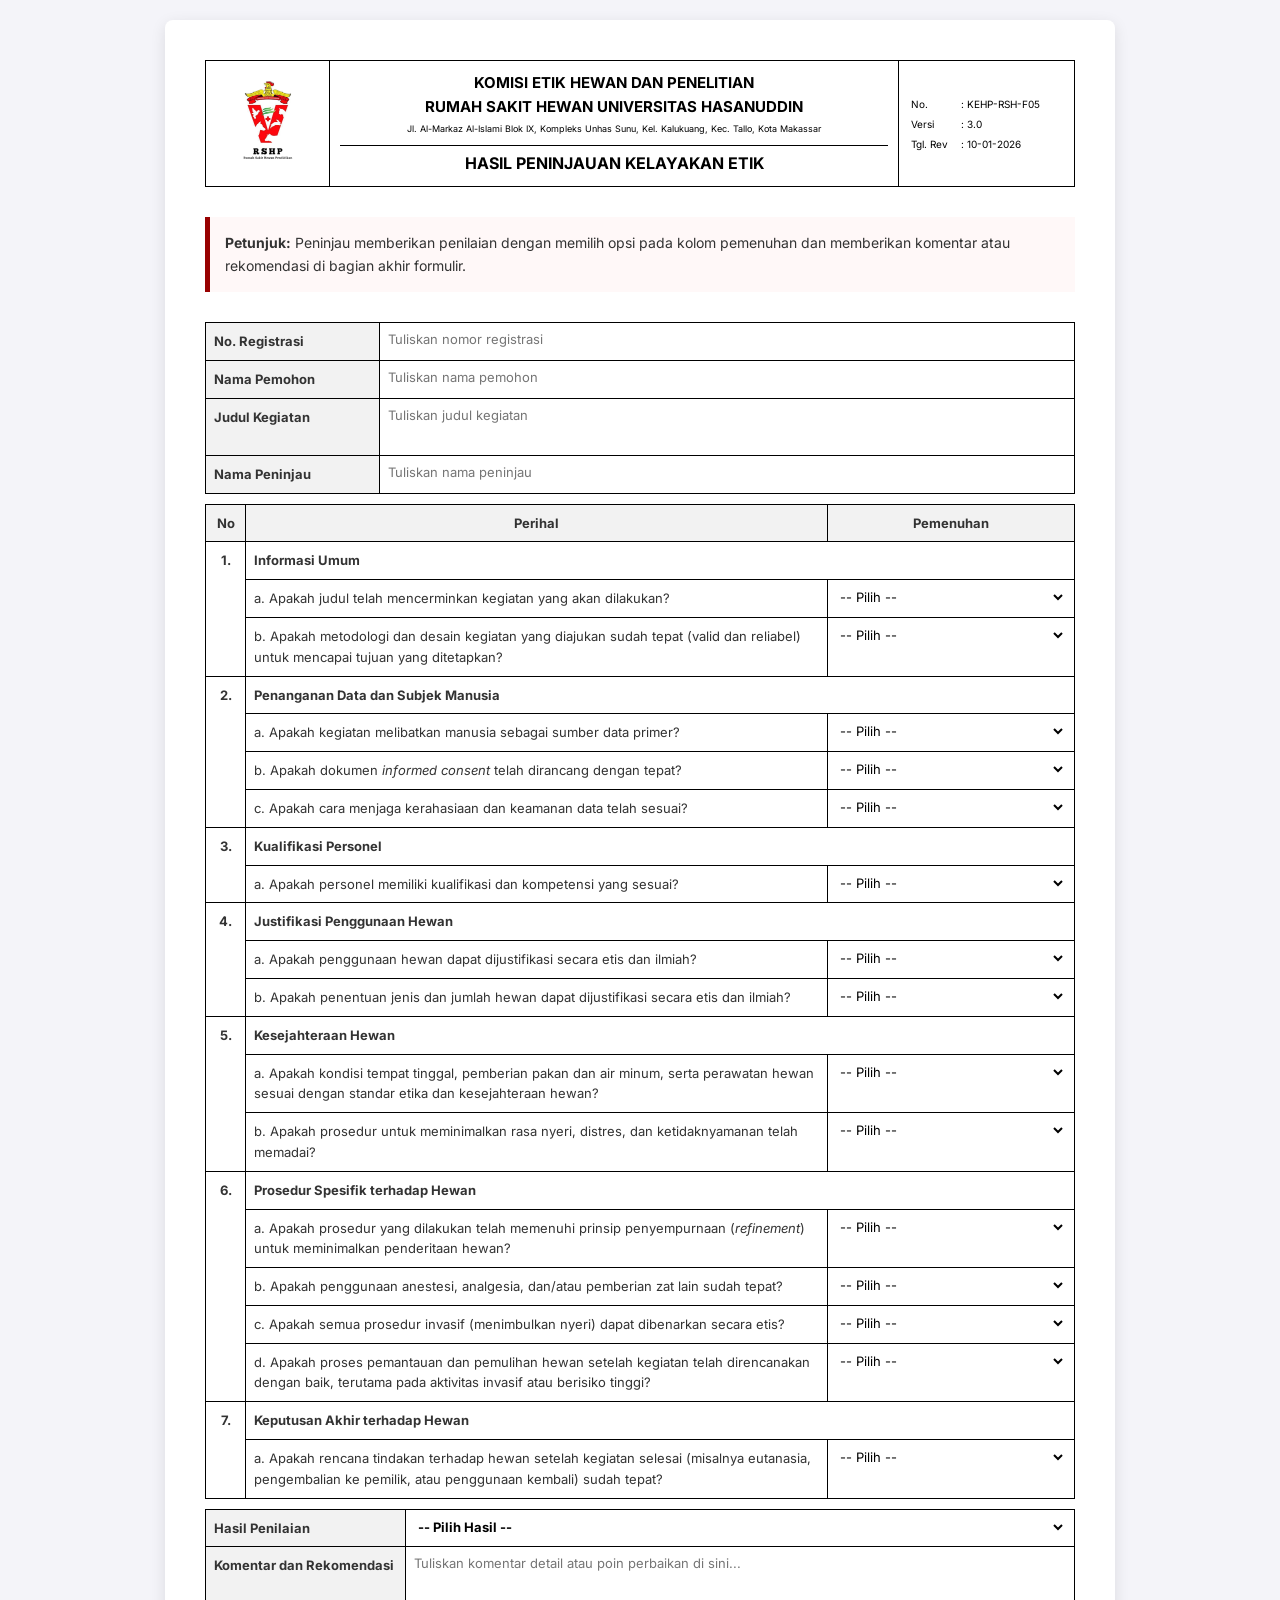
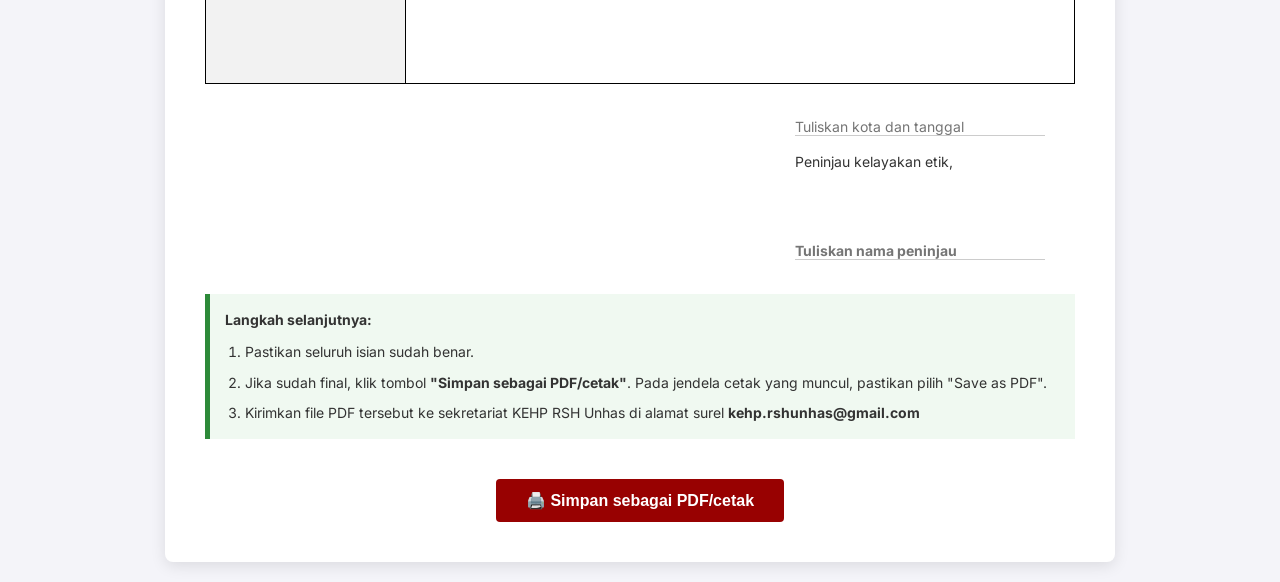
<file: kehp-rsh-f05.html>
<!DOCTYPE html>
<html lang="id">
<head>
    <meta charset="UTF-8">
    <meta name="viewport" content="width=device-width, initial-scale=1.0">
    <title>F05. Hasil Peninjauan Kelayakan Etik</title>
    <link href="https://fonts.googleapis.com/css2?family=Inter:wght@400;600;700&display=swap" rel="stylesheet">
    <style>
        :root {
            --unhas-red: #980101;
            --bg-light: #f4f4f9;
            --text-dark: #333;
            --border-color: #000;
        }

        * { box-sizing: border-box; }
        body {
            font-family: 'Inter', sans-serif;
            background-color: var(--bg-light);
            color: var(--text-dark);
            line-height: 1.6;
            margin: 0;
            padding: 20px;
        }

        .container {
            max-width: 950px;
            margin: 0 auto;
            background: white;
            padding: 40px;
            border-radius: 8px;
            box-shadow: 0 4px 15px rgba(0,0,0,0.1);
        }

        header {
            text-align: center;
            margin-bottom: 30px;
        }

        /* Header Tabel */
        .header-table {
            width: 100%;
            border-collapse: collapse;
            margin-bottom: 20px;
            table-layout: fixed;
            color: #000;
        }

        .header-table td {
            border: 1px solid #000;
            padding: 10px;
            vertical-align: middle;
        }

        .header-logo { width: 12%; text-align: center; }
        .header-title { width: 55%; text-align: center; }
        .header-title h1 { font-size: 15px; margin: 0; text-transform: uppercase; color: #000; }
        .header-title p { font-size: 9px; margin: 5px 0 0 0; line-height: 1.2; }
        .header-meta { width: 17%; font-size: 10px; text-align: left; }
        .header-meta table { width: 100%; border: none; }
        .header-meta td {
			border: none;
			padding: 1px 0;
			text-align: left !important;
			color: #000;
		}

        .instruction-box {
            background: #fff8f8;
            border-left: 5px solid var(--unhas-red);
            padding: 15px;
            margin-bottom: 30px;
            font-size: 14px;
        }

        h3 { 
            background: var(--unhas-red); 
            color: white; 
            padding: 10px 15px; 
            font-size: 17px;
            margin-top: 30px;
        }

        .excel-table {
            width: 100%;
            border-collapse: collapse;
            margin-top: 10px;
            background-color: white;
            table-layout: fixed;
        }

        .excel-table th, .excel-table td {
            border: 1px solid var(--border-color);
            padding: 8px;
            vertical-align: top;
            font-size: 13px;
        }

        .table-section-header {
            background-color: #d9d9d9;
            text-align: left;
            font-weight: bold;
            text-transform: uppercase;
        }

        .col-num { width: 40px; text-align: center; font-weight: bold; }
        .col-label { width: 35%; }
        .bg-grey { background-color: #f2f2f2; font-weight: bold; }
		

		.bold-only {
			font-weight: bold;
			padding: 8px !important;
			background-color: transparent;
		}
		
        /* Input Styling */
        input[type="text"], select, textarea {
            width: 100%;
            border: none;
            padding: 0px;
            outline: none;
            background: transparent;
            display: block;
            box-sizing: border-box;
            font-family: inherit;
            font-size: 13px;
        }

        input[type="text"]:focus, select:focus, textarea:focus {
            background-color: #fffde7;
        }

        textarea { resize: none; overflow: hidden; min-height: 40px; border: none; background: transparent; }
        
        .print-mirror { display: none; white-space: pre-wrap; word-wrap: break-word; font-size: 13px; }

        .signature-area {
            margin-top: 30px;
            display: flex;
            justify-content: flex-end;
        }
        .signature-box {
            text-align: left;
            width: 280px; 
        }
        .signature-box p, 
        .signature-box input {
            font-size: 14px !important;
            margin: 4px 0;
        }
        .signature-space { height: 80px; }

        .btn-print {
            background: var(--unhas-red);
            color: white;
            padding: 12px 30px;
            border: none;
            border-radius: 4px;
            cursor: pointer;
            font-weight: bold;
            width: auto;
            min-width: 250px;
            display: block;
            margin: 40px auto 0;
            font-size: 16px;
        }
		
		.instruction-box ol {
			margin-bottom: 0;
		}

		.instruction-box li {
			margin-bottom: 8px; 
		}

		.instruction-box li:last-child {
			margin-bottom: 0;
		}

        @media print {
            body { padding: 0; background: white; }
            .container { box-shadow: none; max-width: 100%; padding: 0; }
            .btn-print, .instruction-box { display: none !important; }
            textarea { display: none !important; }
            .print-mirror { display: block !important; }
            select { border: none; appearance: none; -webkit-appearance: none; }
        }
    </style>
</head>
<body>

<div class="container">
    <header>
        <table class="header-table">
            <tr>
                <td class="header-logo">
                    <img src="img/logo-rsh.png" alt="Logo RSH Unhas" style="width: 50px;">
                </td>
                <td class="header-title">
                    <h1>KOMISI ETIK HEWAN DAN PENELITIAN<br>RUMAH SAKIT HEWAN UNIVERSITAS HASANUDDIN</h1>
                    <p>Jl. Al-Markaz Al-Islami Blok IX, Kompleks Unhas Sunu, Kel. Kalukuang, Kec. Tallo, Kota Makassar</p>
                    <div style="margin-top: 10px; font-weight: bold; border-top: 1px solid #000; padding-top: 5px;">
                        HASIL PENINJAUAN KELAYAKAN ETIK
                    </div>
                </td>
                <td class="header-meta">
    				<table>
        				<tr>
            				<td>No.</td>
            				<td>: KEHP-RSH-F05</td>
        				</tr>
        				<tr>
            				<td>Versi</td>
            				<td>: 3.0</td>
        				</tr>
        				<tr>
            				<td>Tgl. Rev</td>
            				<td>: 10-01-2026</td>
        				</tr>
				    </table>
				</td>
            </tr>
        </table>
    </header>

    <div class="instruction-box">
        <strong>Petunjuk:</strong> Peninjau memberikan penilaian dengan memilih opsi pada kolom pemenuhan dan memberikan komentar atau rekomendasi di bagian akhir formulir.
    </div>

    <form id="assessmentForm">

        <table class="excel-table">
            <colgroup>
                <col style="width: 20%;">
                <col style="width: auto;">
            </colgroup>
            <tr>
                <td class="bg-grey">No. Registrasi</td>
                <td><input type="text" id="no_protokol" placeholder="Tuliskan nomor registrasi"></td>
            </tr>
            <tr>
                <td class="bg-grey">Nama Pemohon</td>
                <td><input type="text" id="nama_pemohon" placeholder="Tuliskan nama pemohon"></td>
            </tr>
            <tr>
                <td class="bg-grey">Judul Kegiatan</td>
                <td><textarea id="judul_kegiatan" placeholder="Tuliskan judul kegiatan"></textarea><div id="mirror_judul_kegiatan" class="print-mirror"></div></td>
            </tr>
            <tr>
                <td class="bg-grey">Nama Peninjau</td>
                <td><input type="text" id="nama_peninjau" placeholder="Tuliskan nama peninjau"></td>
            </tr>
        </table>

        <table class="excel-table">
            <colgroup>
                <col style="width: 40px;">
                <col style="width: 67%;">
                <col style="width: auto;">
            </colgroup>
            <thead>
                <tr class="bg-grey">
                    <th class="col-num">No</th>
                    <th>Perihal</th>
                    <th>Pemenuhan</th>
                </tr>
            </thead>
            <tbody>
                <tr><td class="col-num" rowspan="3">1.</td><td colspan="2" class="bold-only">Informasi Umum</td></tr>
                <tr>
                    <td>a. Apakah judul telah mencerminkan kegiatan yang akan dilakukan?</td>
                    <td>
                        <select id="p1a">
                            <option value="">-- Pilih --</option>
                            <option value="Ya">Ya</option>
                            <option value="Tidak">Tidak (perlu perbaikan)</option>
                        </select>
                    </td>
                </tr>
                <tr>
                    <td>b. Apakah metodologi dan desain kegiatan yang diajukan sudah tepat (valid dan reliabel) untuk mencapai tujuan yang ditetapkan?</td>
                    <td>
                        <select id="p1b">
                            <option value="">-- Pilih --</option>
                            <option value="Ya">Ya</option>
                            <option value="Tidak">Tidak (perlu perbaikan)</option>
                        </select>
                    </td>
                </tr>

                <tr><td class="col-num" rowspan="4">2.</td><td colspan="2" class="bold-only">Penanganan Data dan Subjek Manusia</td></tr>
                <tr>
                    <td>a. Apakah kegiatan melibatkan manusia sebagai sumber data primer?</td>
                    <td>
                        <select id="p2a">
                            <option value="">-- Pilih --</option>
                            <option value="Ya">Ya</option>
                            <option value="Tidak">Tidak</option>
                        </select>
                    </td>
                </tr>
                <tr>
                    <td>b. Apakah dokumen <i>informed consent</i> telah dirancang dengan tepat?</td>
                    <td>
                        <select id="p2b">
                            <option value="">-- Pilih --</option>
                            <option value="Ya">Ya</option>
                            <option value="Tidak">Tidak (perlu perbaikan)</option>
                            <option value="N/A">Tidak diperlukan</option>
                        </select>
                    </td>
                </tr>
                <tr>
                    <td>c. Apakah cara menjaga kerahasiaan dan keamanan data telah sesuai?</td>
                    <td>
                        <select id="p2c">
                            <option value="">-- Pilih --</option>
                            <option value="Ya">Ya</option>
                            <option value="Tidak">Tidak (perlu perbaikan)</option>
                            <option value="N/A">Tidak diperlukan</option>
                        </select>
                    </td>
                </tr>

                <tr><td class="col-num" rowspan="2">3.</td><td colspan="2" class="bold-only">Kualifikasi Personel</td></tr>
                <tr>
                    <td>a. Apakah personel memiliki kualifikasi dan kompetensi yang sesuai?</td>
                    <td>
                        <select id="p3a">
                            <option value="">-- Pilih --</option>
                            <option value="Ya">Ya</option>
                            <option value="Tidak">Tidak (perlu perbaikan)</option>
                        </select>
                    </td>
                </tr>
				
				<tr><td class="col-num" rowspan="3">4.</td><td colspan="2" class="bold-only">Justifikasi Penggunaan Hewan</td></tr>
                <tr>
                    <td>a. Apakah penggunaan hewan dapat dijustifikasi secara etis dan ilmiah?</td>
                    <td>
                        <select id="p4a">
                            <option value="">-- Pilih --</option>
                            <option value="Ya">Ya</option>
                            <option value="Tidak">Tidak (perlu perbaikan)</option>
                            <option value="N/A">Hewan tidak dilibatkan</option>
                        </select>
                    </td>
                </tr>
                <tr>
                    <td>b. Apakah penentuan jenis dan jumlah hewan dapat dijustifikasi secara etis dan ilmiah?</td>
                    <td>
                        <select id="p4b">
                            <option value="">-- Pilih --</option>
                            <option value="Ya">Ya</option>
                            <option value="Tidak">Tidak (perlu perbaikan)</option>
                            <option value="N/A">Hewan tidak dilibatkan</option>
                        </select>
                    </td>
                </tr>

                <tr><td class="col-num" rowspan="3">5.</td><td colspan="2" class="bold-only">Kesejahteraan Hewan</td></tr>
                <tr>
                    <td>a. Apakah kondisi tempat tinggal, pemberian pakan dan air minum, serta perawatan hewan sesuai dengan standar etika dan kesejahteraan hewan?</td>
                    <td>
                        <select id="p5a">
                            <option value="">-- Pilih --</option>
                            <option value="Ya">Ya</option>
                            <option value="Tidak">Tidak (perlu perbaikan)</option>
							<option value="N/A1">Hewan tidak dipelihara pemohon</option>
                            <option value="N/A2">Hewan tidak dilibatkan</option>
                        </select>
                    </td>
                </tr>
                <tr>
                    <td>b. Apakah prosedur untuk meminimalkan rasa nyeri, distres, dan ketidaknyamanan telah memadai?</td>
                    <td>
                        <select id="p5b">
                            <option value="">-- Pilih --</option>
                            <option value="Ya">Ya</option>
                            <option value="Tidak">Tidak (perlu perbaikan)</option>
                            <option value="N/A">Hewan tidak dilibatkan</option>
                        </select>
                    </td>
                </tr>

                <tr><td class="col-num" rowspan="5">6.</td><td colspan="2" class="bold-only">Prosedur Spesifik terhadap Hewan</td></tr>
                <tr>
                    <td>a. Apakah prosedur yang dilakukan telah memenuhi prinsip penyempurnaan (<i>refinement</i>) untuk meminimalkan penderitaan hewan?</td>
                    <td>
                        <select id="p6a">
                            <option value="">-- Pilih --</option>
                            <option value="Ya">Ya</option>
                            <option value="Tidak">Tidak (perlu perbaikan)</option>
                            <option value="N/A">Hewan tidak dilibatkan</option>
                        </select>
                    </td>
                </tr>
                <tr>
                    <td>b. Apakah penggunaan anestesi, analgesia, dan/atau pemberian zat lain sudah tepat?</td>
                    <td>
                        <select id="p6b">
                            <option value="">-- Pilih --</option>
                            <option value="Ya">Ya</option>
                            <option value="Tidak">Tidak (perlu perbaikan)</option>
                            <option value="N/A1">Tidak dilakukan</option>
							<option value="N/A2">Hewan tidak dilibatkan</option>
                        </select>
                    </td>
                </tr>
                <tr>
                    <td>c. Apakah semua prosedur invasif (menimbulkan nyeri) dapat dibenarkan secara etis?</td>
                    <td>
                        <select id="p6c">
                            <option value="">-- Pilih --</option>
                            <option value="Ya">Ya</option>
                            <option value="Tidak">Tidak (perlu perbaikan)</option>
							<option value="N/A1">Tidak dilakukan</option>
                            <option value="N/A2">Hewan tidak dilibatkan</option>
                        </select>
                    </td>
                </tr>
                <tr>
                    <td>d. Apakah proses pemantauan dan pemulihan hewan setelah kegiatan telah direncanakan dengan baik, terutama pada aktivitas invasif atau berisiko tinggi?</td>
                    <td>
                        <select id="p6d">
                            <option value="">-- Pilih --</option>
                            <option value="Ya">Ya</option>
                            <option value="Tidak">Tidak (perlu perbaikan)</option>
							<option value="N/A1">Tidak relevan</option>
                            <option value="N/A2">Hewan tidak dilibatkan</option>
                        </select>
                    </td>
                </tr>

                <tr><td class="col-num" rowspan="2">7.</td><td colspan="2" class="bold-only">Keputusan Akhir terhadap Hewan</td></tr>
                <tr>
                    <td>a. Apakah rencana tindakan terhadap hewan setelah kegiatan selesai (misalnya eutanasia, pengembalian ke pemilik, atau penggunaan kembali) sudah tepat?</td>
                    <td>
                        <select id="p5a">
                            <option value="">-- Pilih --</option>
                            <option value="Ya">Ya</option>
                            <option value="Tidak">Tidak (perlu perbaikan)</option>
                            <option value="N/A">Hewan tidak dilibatkan</option>
                        </select>
                    </td>
                </tr>
		
            </tbody>
        </table>

        <table class="excel-table">
            <tr>
                <td class="bg-grey" style="width: 200px;">Hasil Penilaian</td>
                <td>
                    <select id="hasil_akhir" style="font-weight: bold; color: #000;">
                        <option value="">-- Pilih Hasil --</option>
                        <option value="Exempt">Layak etik (exempt review)</option>
                        <option value="Expedited">Layak etik dengan persyaratan perbaikan (expedited review)</option>
                        <option value="Full Board">Perlu diskusi menyeluruh dengan semua peninjau etik (full board review)</option>
                        <option value="Tidak Layak">Tidak layak etik</option>
                    </select>
                </td>
            </tr>
            <tr>
                <td class="bg-grey">Komentar dan Rekomendasi</td>
                <td>
                    <textarea id="komentar" style="min-height: 120px;" placeholder="Tuliskan komentar detail atau poin perbaikan di sini..."></textarea>
                    <div id="mirror_komentar" class="print-mirror"></div>
                </td>
            </tr>
        </table>

		<div class="signature-area">
			<div class="signature-box">
				<input type="text" id="kota_tgl" placeholder="Tuliskan kota dan tanggal" style="border:none; border-bottom: 1px solid #ccc; width: 250px; margin-bottom: 15px;">
        
				<p>Peninjau kelayakan etik,</p>
        
				<div class="signature-space" style="height: 60px;"></div>
        
				<input type="text" id="nama_peninjau_bawah" placeholder="Tuliskan nama peninjau" style="border:none; border-bottom: 1px solid #ccc; width: 250px; font-weight: bold;">
			</div>
		</div>
		
		<div class="instruction-box" style="margin-top: 30px; border-left: 5px solid #2d8a39; background: #f0f9f1;">
            <strong>Langkah selanjutnya:</strong><br>
			<ol style="margin-top: 10px; padding-left: 20px;">
				<li>Pastikan seluruh isian sudah benar.</li>
				<li>Jika sudah final, klik tombol <b>"Simpan sebagai PDF/cetak"</b>. Pada jendela cetak yang muncul, pastikan pilih "Save as PDF".</li>
				<li>Kirimkan file PDF tersebut ke sekretariat KEHP RSH Unhas di alamat surel <b>kehp.rshunhas@gmail.com</b></li>
			</ol>
        </div>
		
        <button type="button" class="btn-print" onclick="window.print()">🖨️ Simpan sebagai PDF/cetak</button>
    </form>
</div>

<script>
    // Sinkronisasi textarea untuk print
    document.addEventListener('input', function (e) {
        if (e.target.tagName.toLowerCase() === 'textarea') {
            const mirror = document.getElementById('mirror_' + e.target.id);
            if (mirror) mirror.textContent = e.target.value;
            autoExpand(e.target);
        }
    });

    function autoExpand(field) {
        field.style.height = 'inherit';
        field.style.height = field.scrollHeight + 'px';
    }
</script>

</body>
</html>
</file>
